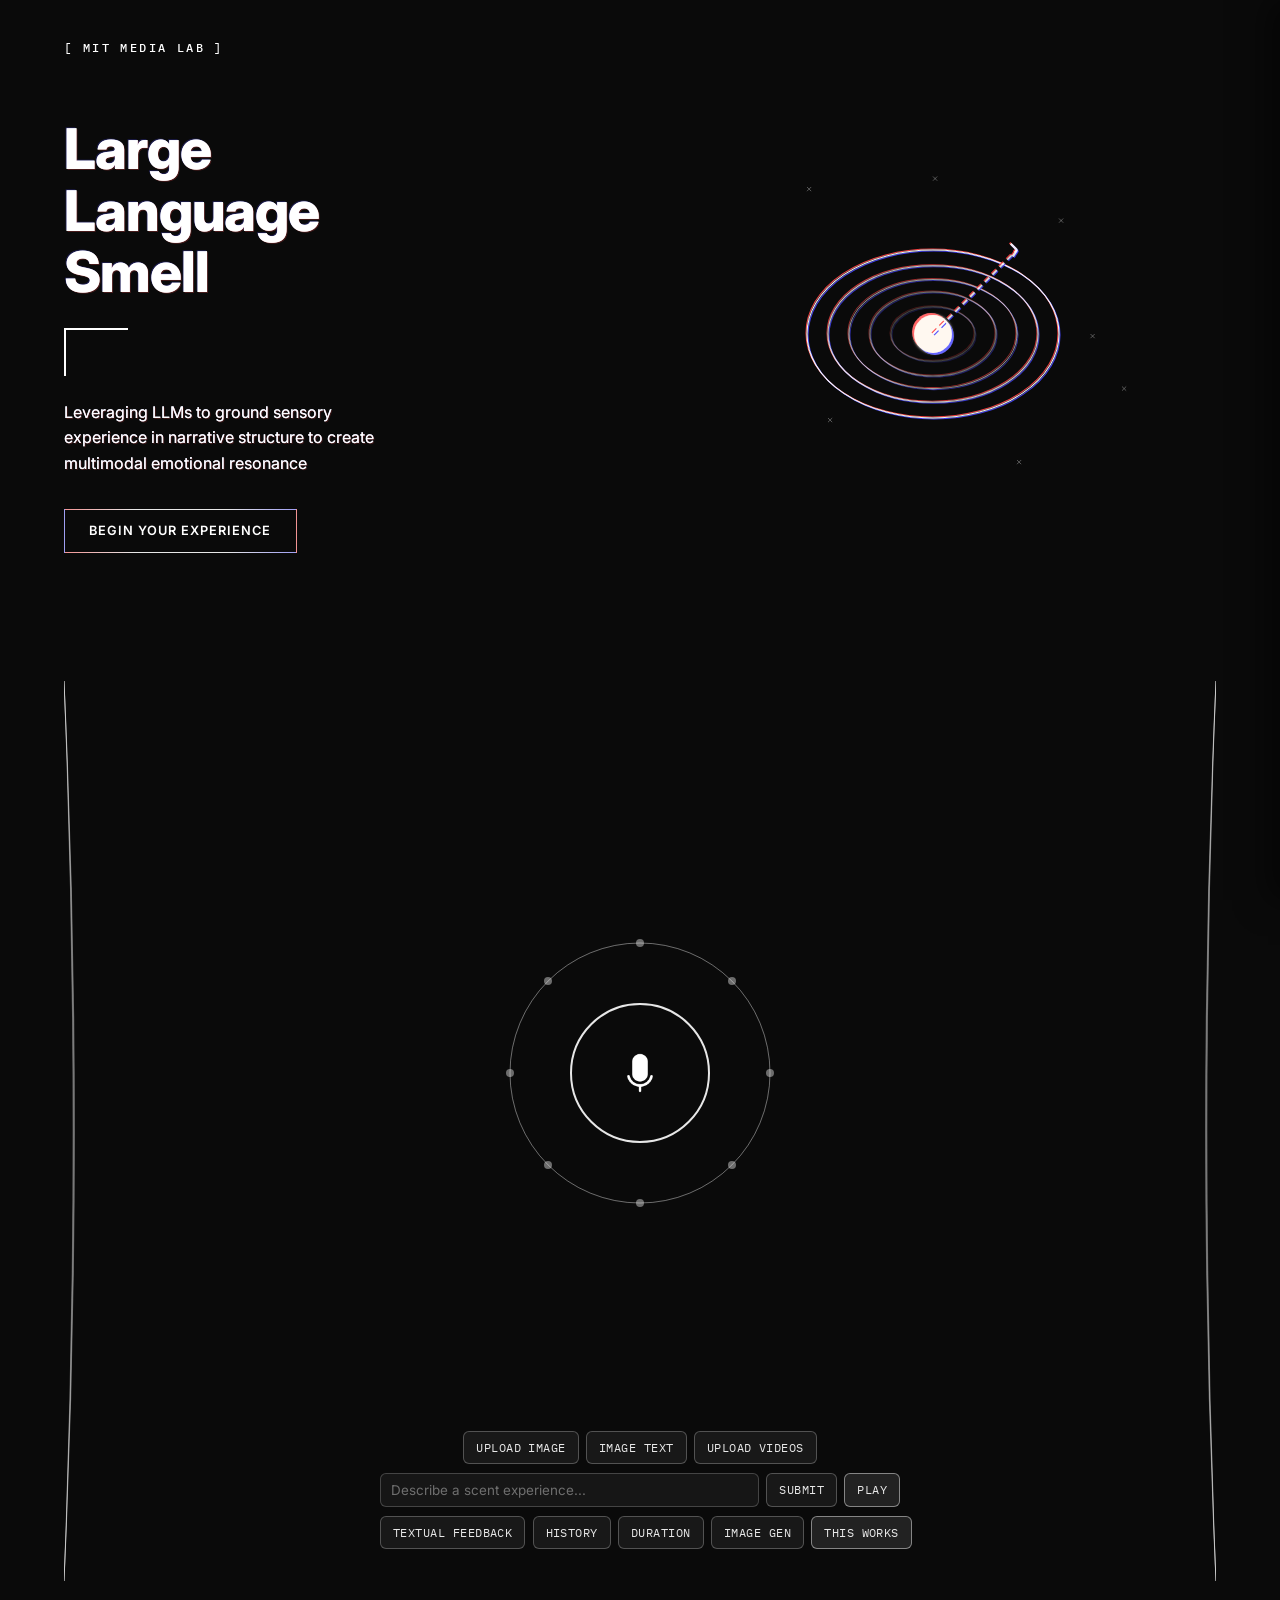
<file: aromagen/ui/demo/index.html>
<!DOCTYPE html>
<html lang="en">
<head>
  <meta charset="utf-8">
  <meta name="viewport" content="width=device-width, initial-scale=1">
  <title>AromaGen</title>
  <link rel="preconnect" href="https://fonts.googleapis.com">
  <link rel="preconnect" href="https://fonts.gstatic.com" crossorigin>
  <link href="https://fonts.googleapis.com/css2?family=IBM+Plex+Mono:wght@400;500&family=Inter:wght@400;700;800&display=swap" rel="stylesheet">
  <link rel="stylesheet" href="styles.css?v=7">
</head>
<body>
  <div class="page">
    <header class="trust-label">[ MIT Media Lab ]</header>

    <main class="content">
      <section class="left">
        <h1 class="headline">
          Large<br>
          Language<br>
          Smell
        </h1>
        <div class="l-separator" aria-hidden="true"></div>
        <p class="body">
          Leveraging LLMs to ground sensory experience in narrative structure to create multimodal emotional resonance
        </p>
        <a href="#experience" class="cta-button" id="beginExperienceBtn">Begin Your Experience</a>
      </section>

      <section class="right" aria-hidden="true">
        <div class="graphic">
          <svg class="graphic-svg" viewBox="0 0 400 400" xmlns="http://www.w3.org/2000/svg">
            <defs>
              <filter id="glow">
                <feGaussianBlur stdDeviation="2" result="blur"/>
                <feMerge>
                  <feMergeNode in="blur"/>
                  <feMergeNode in="SourceGraphic"/>
                </feMerge>
              </filter>
              <filter id="chroma" x="-20%" y="-20%" width="140%" height="140%">
                <feOffset in="SourceGraphic" dx="-1" dy="-1" result="r"/>
                <feOffset in="SourceGraphic" dx="1" dy="1" result="b"/>
                <feFlood flood-color="#ff4444" result="red"/>
                <feFlood flood-color="#4444ff" result="blue"/>
                <feComposite in="red" in2="r" operator="in" result="redLayer"/>
                <feComposite in="blue" in2="b" operator="in" result="blueLayer"/>
                <feMerge>
                  <feMergeNode in="redLayer"/>
                  <feMergeNode in="blueLayer"/>
                  <feMergeNode in="SourceGraphic"/>
                </feMerge>
              </filter>
              <filter id="orbGlowChroma" x="-50%" y="-50%" width="200%" height="200%">
                <feGaussianBlur in="SourceGraphic" stdDeviation="1.5" result="blur"/>
                <feOffset in="SourceGraphic" dx="-1.5" dy="-1.5" result="redIn"/>
                <feOffset in="SourceGraphic" dx="1.5" dy="1.5" result="blueIn"/>
                <feFlood flood-color="#ff6666" result="redFlood"/>
                <feFlood flood-color="#6666ff" result="blueFlood"/>
                <feComposite in="redFlood" in2="redIn" operator="in" result="redLayer"/>
                <feComposite in="blueFlood" in2="blueIn" operator="in" result="blueLayer"/>
                <feMerge>
                  <feMergeNode in="blur"/>
                  <feMergeNode in="redLayer"/>
                  <feMergeNode in="blueLayer"/>
                  <feMergeNode in="SourceGraphic"/>
                </feMerge>
              </filter>
            </defs>
            <!-- scattered x shapes -->
            <g class="particles" fill="none" stroke="currentColor" stroke-width="0.5" opacity="0.6">
              <path d="M 80 60 L 84 64 M 84 60 L 80 64" class="particle" style="--i: 0"/>
              <path d="M 320 90 L 324 94 M 324 90 L 320 94" class="particle" style="--i: 1"/>
              <path d="M 350 200 L 354 204 M 354 200 L 350 204" class="particle" style="--i: 2"/>
              <path d="M 280 320 L 284 324 M 284 320 L 280 324" class="particle" style="--i: 3"/>
              <path d="M 100 280 L 104 284 M 104 280 L 100 284" class="particle" style="--i: 4"/>
              <path d="M 200 50 L 204 54 M 204 50 L 200 54" class="particle" style="--i: 5"/>
              <path d="M 380 250 L 384 254 M 384 250 L 380 254" class="particle" style="--i: 6"/>
            </g>
            <!-- concentric rings -->
            <g filter="url(#chroma)" class="rings">
              <ellipse cx="200" cy="200" rx="120" ry="80" class="ring" style="--r: 0"/>
              <ellipse cx="200" cy="200" rx="100" ry="65" class="ring" style="--r: 1"/>
              <ellipse cx="200" cy="200" rx="80" ry="52" class="ring" style="--r: 2"/>
              <ellipse cx="200" cy="200" rx="60" ry="40" class="ring" style="--r: 3"/>
              <ellipse cx="200" cy="200" rx="40" ry="26" class="ring" style="--r: 4"/>
            </g>
            <!-- central orb: glow + chromatic fringe -->
            <circle cx="200" cy="200" r="18" class="orb" filter="url(#orbGlowChroma)"/>
            <!-- dashed arrow -->
            <g class="arrow" filter="url(#chroma)">
              <line x1="200" y1="200" x2="280" y2="120" stroke-dasharray="6 4" class="arrow-line"/>
              <path d="M 280 120 L 274 114 M 280 120 L 276 126" stroke-width="2" class="arrow-head"/>
            </g>
          </svg>
        </div>
      </section>
    </main>

    <!-- Buffer between landing and frequency section -->
    <div class="frequency-buffer" aria-hidden="true"></div>

    <!-- Frequency section: central ring + record button, 8 nodes, curved lines -->
    <section class="frequency-section" id="experience" aria-label="Frequency">
      <div class="frequency-curves" aria-hidden="true">
        <!-- Left: concave toward center (bulge right into the page) -->
        <svg class="curves-svg curves-left" viewBox="0 0 120 100" preserveAspectRatio="none">
          <path class="curve curve-1" d="M 0 0 Q 38 50 0 100" fill="none" stroke="currentColor"/>
          <path class="curve curve-2" d="M 0 0 Q 42 50 0 100" fill="none" stroke="currentColor"/>
          <path class="curve curve-3" d="M 0 0 Q 40 50 0 100" fill="none" stroke="currentColor"/>
          <path class="curve curve-4" d="M 0 0 Q 36 50 0 100" fill="none" stroke="currentColor"/>
        </svg>
        <!-- Right: concave toward center (bulge left into the page) -->
        <svg class="curves-svg curves-right" viewBox="0 0 120 100" preserveAspectRatio="none">
          <path class="curve curve-1" d="M 120 0 Q 82 50 120 100" fill="none" stroke="currentColor"/>
          <path class="curve curve-2" d="M 120 0 Q 78 50 120 100" fill="none" stroke="currentColor"/>
          <path class="curve curve-3" d="M 120 0 Q 80 50 120 100" fill="none" stroke="currentColor"/>
          <path class="curve curve-4" d="M 120 0 Q 84 50 120 100" fill="none" stroke="currentColor"/>
        </svg>
      </div>

      <div class="frequency-progress" id="frequencyProgress" aria-hidden="true">
        <p class="frequency-progress-label" id="frequencyProgressLabel"></p>
        <div class="frequency-progress-bar">
          <div class="frequency-progress-fill" id="frequencyProgressFill"></div>
        </div>
      </div>

      <div class="frequency-diagram">
        <svg class="frequency-circle-svg" viewBox="0 0 400 400" aria-hidden="true">
          <circle class="frequency-big-circle" cx="200" cy="200" r="130" fill="none" stroke="currentColor"/>
          <circle class="frequency-dot" cx="200" cy="70" r="4" fill="currentColor"/>
          <circle class="frequency-dot" cx="292" cy="108" r="4" fill="currentColor"/>
          <circle class="frequency-dot" cx="330" cy="200" r="4" fill="currentColor"/>
          <circle class="frequency-dot" cx="292" cy="292" r="4" fill="currentColor"/>
          <circle class="frequency-dot" cx="200" cy="330" r="4" fill="currentColor"/>
          <circle class="frequency-dot" cx="108" cy="292" r="4" fill="currentColor"/>
          <circle class="frequency-dot" cx="70" cy="200" r="4" fill="currentColor"/>
          <circle class="frequency-dot" cx="108" cy="108" r="4" fill="currentColor"/>
        </svg>
        <div class="frequency-center">
          <div class="frequency-ring" aria-hidden="true"></div>
          <button type="button" class="frequency-record-btn" id="frequencyRecordBtn" aria-label="Record audio">
            <img src="assets/microphone.png" alt="" class="record-icon record-mic-icon" width="48" height="48">
            <img src="assets/stop-button.png" alt="" class="record-icon record-stop-icon" width="48" height="48">
            <span class="record-label" aria-hidden="true">Record</span>
            <span class="record-dot" aria-hidden="true"></span>
          </button>
        </div>
        <div class="frequency-nodes">
          <div class="frequency-node frequency-node-12"><span class="node-label">Scent 1</span></div>
          <div class="frequency-node frequency-node-130"><span class="node-label">Scent 2</span></div>
          <div class="frequency-node frequency-node-3"><span class="node-label">Scent 3</span></div>
          <div class="frequency-node frequency-node-430"><span class="node-label">Scent 4</span></div>
          <div class="frequency-node frequency-node-6"><span class="node-label">Scent 5</span></div>
          <div class="frequency-node frequency-node-730"><span class="node-label">Scent 6</span></div>
          <div class="frequency-node frequency-node-9"><span class="node-label">Scent 7</span></div>
          <div class="frequency-node frequency-node-1030"><span class="node-label">Scent 8</span></div>
        </div>
      </div>

      <div class="frequency-controls" id="frequencyControls" aria-live="polite">
        <div class="video-clip-panel" id="videoClipPanel" style="display: none;">
          <video
            id="videoClipPlayer"
            class="video-clip-player"
            playsinline
            muted
            loop
            controls
            preload="metadata"
          ></video>
          <div class="frequency-controls-row video-clip-nav">
            <button type="button" id="videoClipPrevBtn" class="frequency-control-btn">Prev clip</button>
            <span class="video-clip-counter" id="videoClipCounter"></span>
            <button type="button" id="videoClipNextBtn" class="frequency-control-btn">Next clip</button>
          </div>
        </div>
        <figure class="generated-scene-wrap uploaded-scene-wrap" id="uploadedImageWrap" style="display: none;">
          <img id="uploadedSceneImg" class="generated-scene-img" alt="Frame analyzed for scent" />
        </figure>
        <figure class="generated-scene-wrap" id="generatedSceneWrap" style="display: none;">
          <img id="generatedSceneImg" class="generated-scene-img" alt="" />
        </figure>
        <p class="frequency-transcription-text" id="frequencyTranscriptionText"></p>
        <p class="frequency-transcription-status" id="frequencyTranscriptionStatus"></p>

        <div class="frequency-controls-row frequency-controls-row-secondary">
          <label class="frequency-control-btn frequency-image-upload-label">
            Upload image
            <input
              type="file"
              id="frequencyImageInput"
              class="frequency-image-input"
              accept="image/*"
            >
          </label>
          <button type="button" id="imageTranscriptToggleBtn" class="frequency-control-btn">IMAGE TEXT</button>
          <label class="frequency-control-btn frequency-image-upload-label">
            Upload videos
            <input
              type="file"
              id="frequencyVideoInput"
              class="frequency-image-input"
              accept="video/mp4,video/webm,video/quicktime,video/*"
              multiple
            >
          </label>
        </div>

        <div class="frequency-controls-row">
          <input
            type="text"
            id="frequencyDirectTextInput"
            class="frequency-direct-text-input"
            placeholder="Describe a scent experience..."
            aria-label="Direct text input"
          >
          <button type="button" id="frequencyDirectSubmitBtn" class="frequency-control-btn">Submit</button>
          <button type="button" id="playSequenceBtn" class="frequency-control-btn frequency-control-btn-primary" onclick="playSequenceOnDevice()">Play</button>
        </div>

        <div class="frequency-controls-row">
          <button type="button" id="textualFeedbackToggleBtn" class="frequency-control-btn">Textual feedback</button>
          <button type="button" id="historyToggleBtn" class="frequency-control-btn" onclick="toggleHistoryPanel()">History</button>
          <button type="button" id="durationToggleBtn" class="frequency-control-btn">Duration</button>
          <button type="button" id="sceneImageToggleBtn" class="frequency-control-btn">IMAGE GEN</button>
          <button type="button" id="openLogSheetBtn" class="frequency-control-btn" onclick="openLogSheet()">Open Log Sheet</button>
          <button type="button" id="logInteractionToggleBtn" class="frequency-control-btn">Log</button>
          <button type="button" id="acceptSequenceBtn" class="frequency-control-btn frequency-control-btn-primary">This works</button>
        </div>

        <div class="frequency-textual-feedback-box" id="textualFeedbackRow" style="display: none;">
          <p class="frequency-textual-feedback-label">Textual feedback &mdash; type what to change, then Send</p>
          <div class="frequency-controls-row">
            <input
              type="text"
              id="textualFeedbackInput"
              class="frequency-direct-text-input"
              placeholder="e.g. more vanilla, less smoky..."
              aria-label="Textual feedback input"
            >
            <button type="button" id="textualFeedbackSubmitBtn" class="frequency-control-btn frequency-control-btn-primary">Send feedback</button>
          </div>
        </div>

        <div class="frequency-textual-feedback-box" id="durationRow" style="display: none;">
          <p class="frequency-textual-feedback-label">Per-scent duration override (seconds) &mdash; blank uses the default pulse playback</p>
          <div class="frequency-controls-row">
            <input
              type="number"
              id="durationOverrideInput"
              class="frequency-direct-text-input"
              placeholder="e.g. 5"
              min="0.1"
              step="0.1"
              aria-label="Per-scent duration override in seconds"
            >
          </div>
        </div>

        <div class="frequency-textual-feedback-box" id="logInteractionRow" style="display: none;">
          <p class="frequency-textual-feedback-label">Log this generation &mdash; target smell &amp; AromaGen ratio are captured automatically</p>
          <div class="frequency-controls-row">
            <label for="logSimilarityInput" style="color: rgba(255,255,255,0.7); font-size: 0.85rem;">Similarity (1&ndash;7)</label>
            <input
              type="number"
              id="logSimilarityInput"
              class="frequency-direct-text-input"
              style="max-width: 5rem;"
              min="1"
              max="7"
              step="1"
              placeholder="1-7"
              aria-label="Similarity rating from 1 to 7"
            >
          </div>
          <div class="frequency-controls-row">
            <input
              type="text"
              id="logFeedbackInput"
              class="frequency-direct-text-input"
              placeholder="Feedback on how to improve this smell (optional)"
              aria-label="Feedback for the log"
            >
            <button type="button" id="logInteractionSubmitBtn" class="frequency-control-btn frequency-control-btn-primary">Submit to sheet</button>
          </div>
          <p class="frequency-transcription-status" id="logInteractionStatus"></p>
        </div>

      </div>

    </section>
  </div>

  <div class="history-backdrop" id="historyBackdrop" onclick="closeHistoryPanel()"></div>
  <aside class="history-panel" id="historyPanel" aria-hidden="true">
    <div class="history-panel-header">
      <h2>Generation history</h2>
      <button type="button" class="history-close-btn" onclick="closeHistoryPanel()" aria-label="Close history panel">&times;</button>
    </div>
    <p class="history-panel-hint">Click an entry to load its prompt and recipe back into the editor. Nothing plays automatically &mdash; press Play when you're ready.</p>
    <div class="history-list" id="historyList"></div>
  </aside>

  <script src="script.js?v=18"></script>
</body>
</html>
</file>
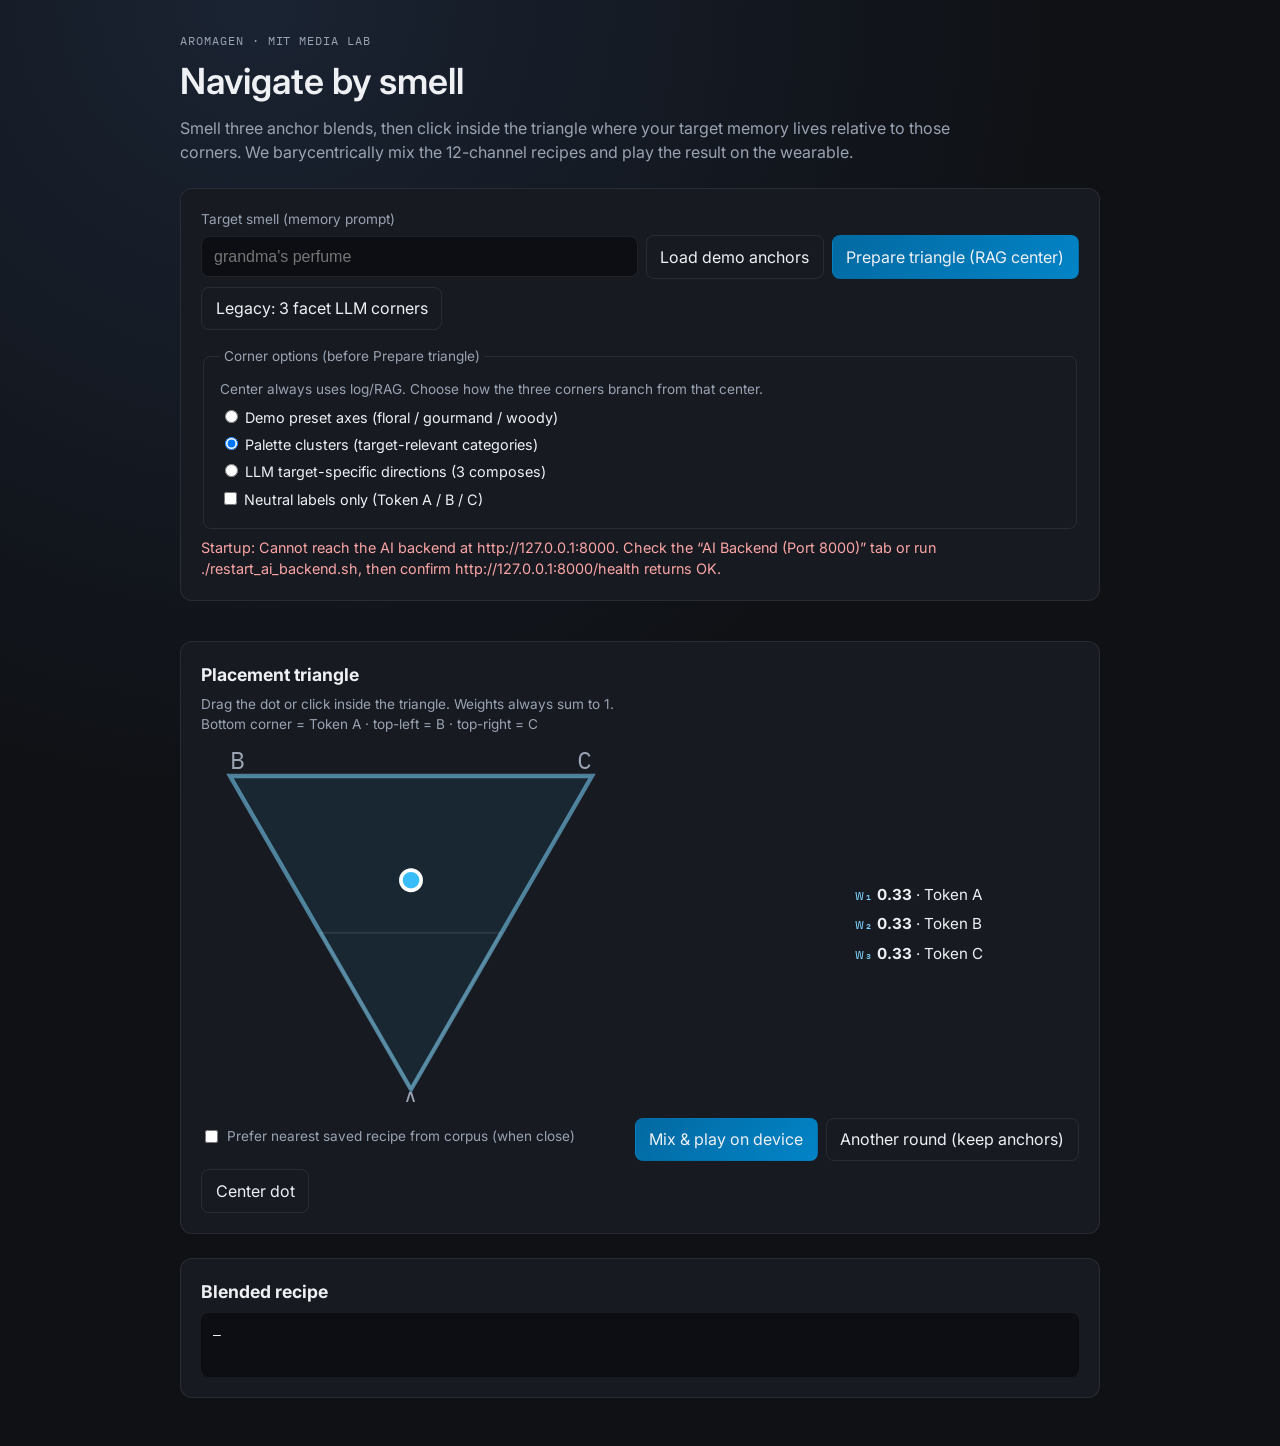
<file: aromagen/ui/simplex/index.html>
<!DOCTYPE html>
<html lang="en">
<head>
  <meta charset="utf-8">
  <meta name="viewport" content="width=device-width, initial-scale=1">
  <title>AromaGen · Simplex navigation</title>
  <link rel="preconnect" href="https://fonts.googleapis.com">
  <link rel="preconnect" href="https://fonts.gstatic.com" crossorigin>
  <link href="https://fonts.googleapis.com/css2?family=IBM+Plex+Mono:wght@400;500&family=Inter:wght@400;600&display=swap" rel="stylesheet">
  <link rel="stylesheet" href="styles.css">
</head>
<body>
  <div class="layout">
    <header>
      <p class="eyebrow">AromaGen · MIT Media Lab</p>
      <h1>Navigate by smell</h1>
      <p class="lede">
        Smell three anchor blends, then click inside the triangle where your target memory lives relative to those corners.
        We barycentrically mix the 12-channel recipes and play the result on the wearable.
      </p>
    </header>

    <section class="panel target-panel">
      <label for="targetInput">Target smell (memory prompt)</label>
      <div class="row">
        <input id="targetInput" type="text" placeholder="grandma's perfume" autocomplete="off">
        <button type="button" id="loadPresetsBtn" class="secondary">Load demo anchors</button>
        <button type="button" id="prepareTriangleBtn" class="primary">Prepare triangle (RAG center)</button>
        <button type="button" id="generateAnchorsBtn" class="secondary">Legacy: 3 facet LLM corners</button>
      </div>
      <fieldset class="corner-options">
        <legend>Corner options (before Prepare triangle)</legend>
        <p class="hint">Center always uses log/RAG. Choose how the three corners branch from that center.</p>
        <label class="radio"><input type="radio" name="cornerMode" value="preset"> Demo preset axes (floral / gourmand / woody)</label>
        <label class="radio"><input type="radio" name="cornerMode" value="cluster" checked> Palette clusters (target-relevant categories)</label>
        <label class="radio"><input type="radio" name="cornerMode" value="llm"> LLM target-specific directions (3 composes)</label>
        <label class="checkbox corner-neutral"><input type="checkbox" id="neutralLabels"> Neutral labels only (Token A / B / C)</label>
      </fieldset>
      <p id="statusLine" class="status" aria-live="polite"></p>
    </section>

    <section class="panel center-panel" id="centerPanel" hidden>
      <h2>Center smell</h2>
      <p id="centerMeta" class="hint"></p>
      <pre id="centerRecipe" class="recipe">—</pre>
      <button type="button" id="smellCenterBtn">Smell center</button>
    </section>

    <section class="anchors-grid" id="anchorsGrid" aria-label="Anchor compositions"></section>

    <section class="panel triangle-panel">
      <div class="triangle-header">
        <h2>Placement triangle</h2>
        <p class="hint">Drag the dot or click inside the triangle. Weights always sum to 1.</p>
        <p class="hint vertex-legend">Bottom corner = Token A · top-left = B · top-right = C</p>
      </div>
      <div class="triangle-wrap">
        <svg id="simplexSvg" viewBox="-0.08 -0.08 1.16 0.98" role="img" aria-label="Simplex navigation triangle">
          <polygon id="simplexFill" class="simplex-fill" points="0.5,0.866 0,0 1,0"></polygon>
          <line class="grid-line" x1="0.5" y1="0.866" x2="0.25" y2="0.433"></line>
          <line class="grid-line" x1="0.5" y1="0.866" x2="0.75" y2="0.433"></line>
          <line class="grid-line" x1="0.25" y1="0.433" x2="0.75" y2="0.433"></line>
          <circle id="blendDot" class="blend-dot" cx="0.5" cy="0.288" r="0.028"></circle>
          <text id="labelA" class="corner-label" x="0.5" y="0.92" text-anchor="middle" font-size="0.055">A</text>
          <text id="labelB" class="corner-label" x="0" y="-0.02" text-anchor="start" font-size="0.055">B</text>
          <text id="labelC" class="corner-label" x="1" y="-0.02" text-anchor="end" font-size="0.055">C</text>
        </svg>
        <div class="weights-readout">
          <p><span class="mono">w₁</span> <strong id="wA">0.33</strong> · Token A</p>
          <p><span class="mono">w₂</span> <strong id="wB">0.33</strong> · Token B</p>
          <p><span class="mono">w₃</span> <strong id="wC">0.33</strong> · Token C</p>
        </div>
      </div>
      <div class="row actions">
        <label class="checkbox">
          <input type="checkbox" id="corpusNearest">
          Prefer nearest saved recipe from corpus (when close)
        </label>
        <button type="button" id="mixPlayBtn" class="primary">Mix &amp; play on device</button>
        <button type="button" id="anotherRoundBtn" class="secondary">Another round (keep anchors)</button>
        <button type="button" id="resetDotBtn" class="secondary">Center dot</button>
      </div>
    </section>

    <section class="panel result-panel">
      <h2>Blended recipe</h2>
      <pre id="recipeOut" class="recipe">—</pre>
      <p id="corpusNote" class="hint"></p>
    </section>
  </div>
  <script src="simplex.js?v=5"></script>
</body>
</html>
</file>
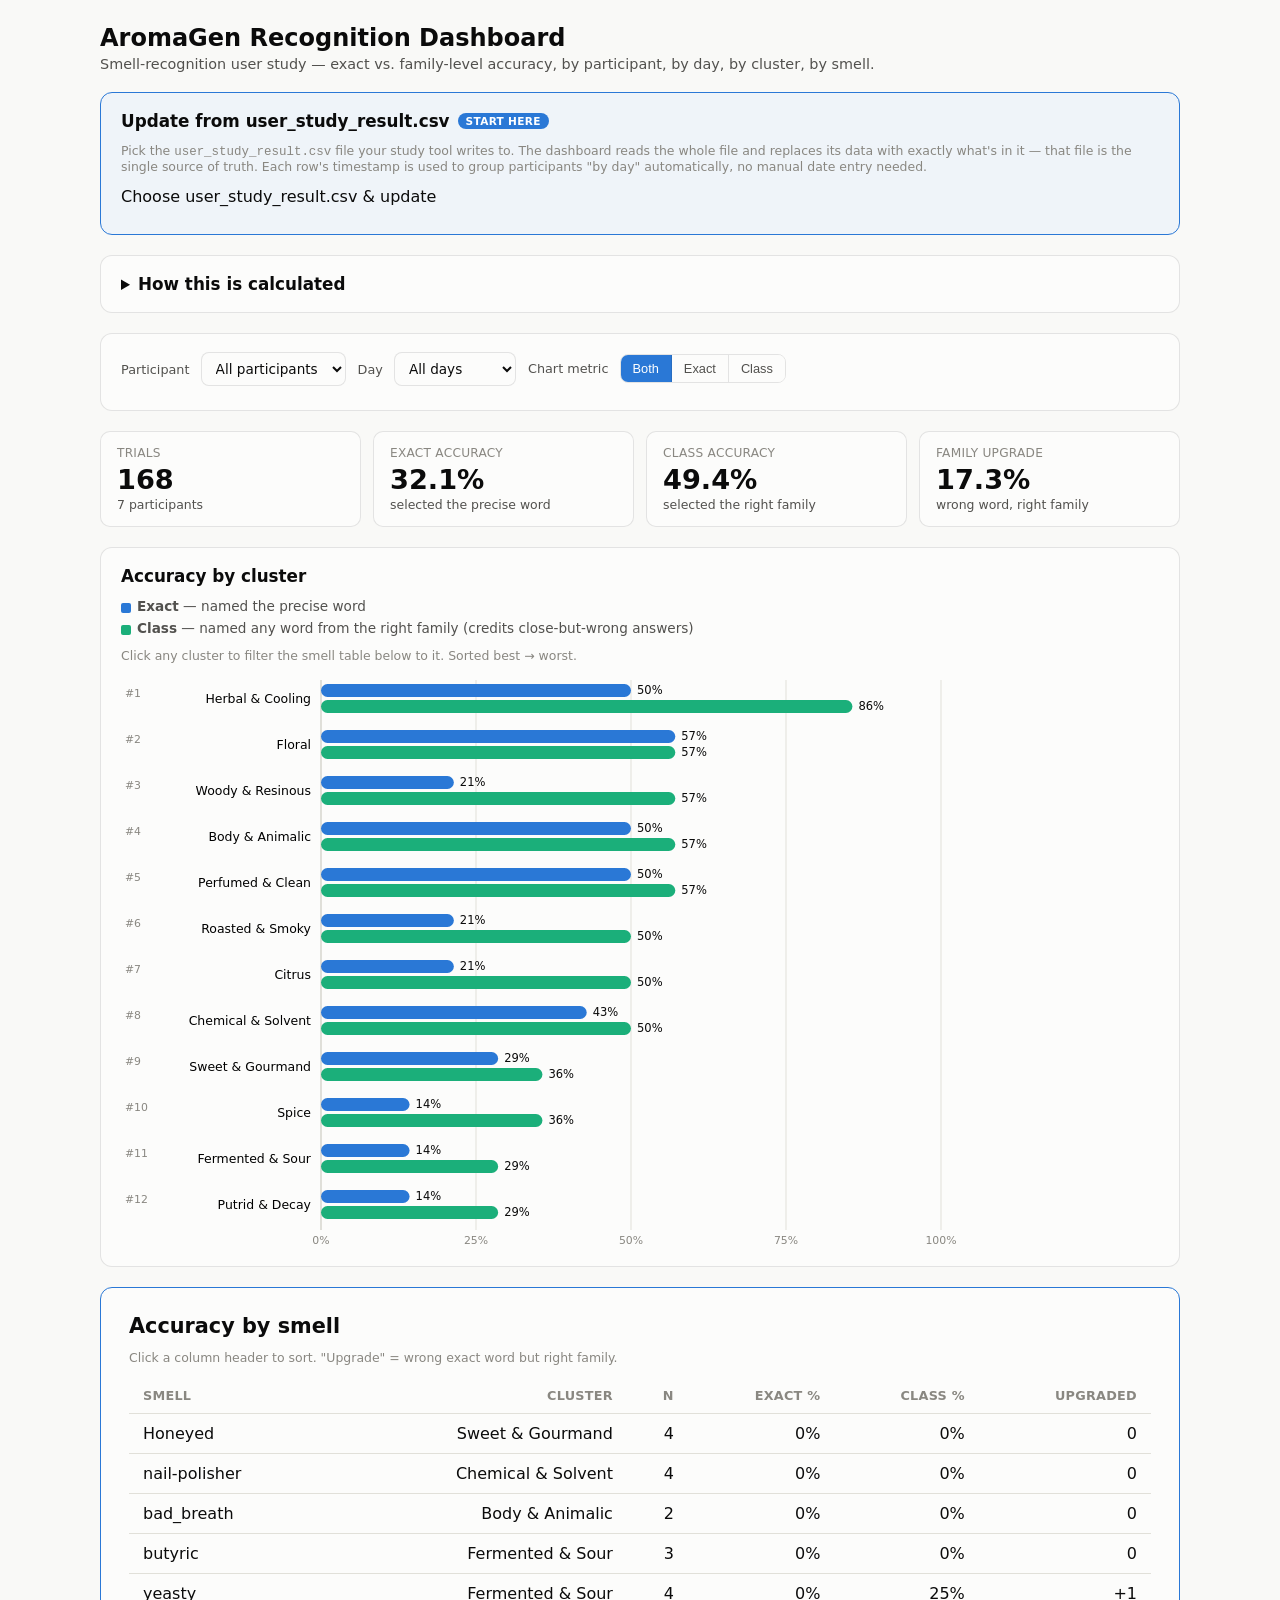
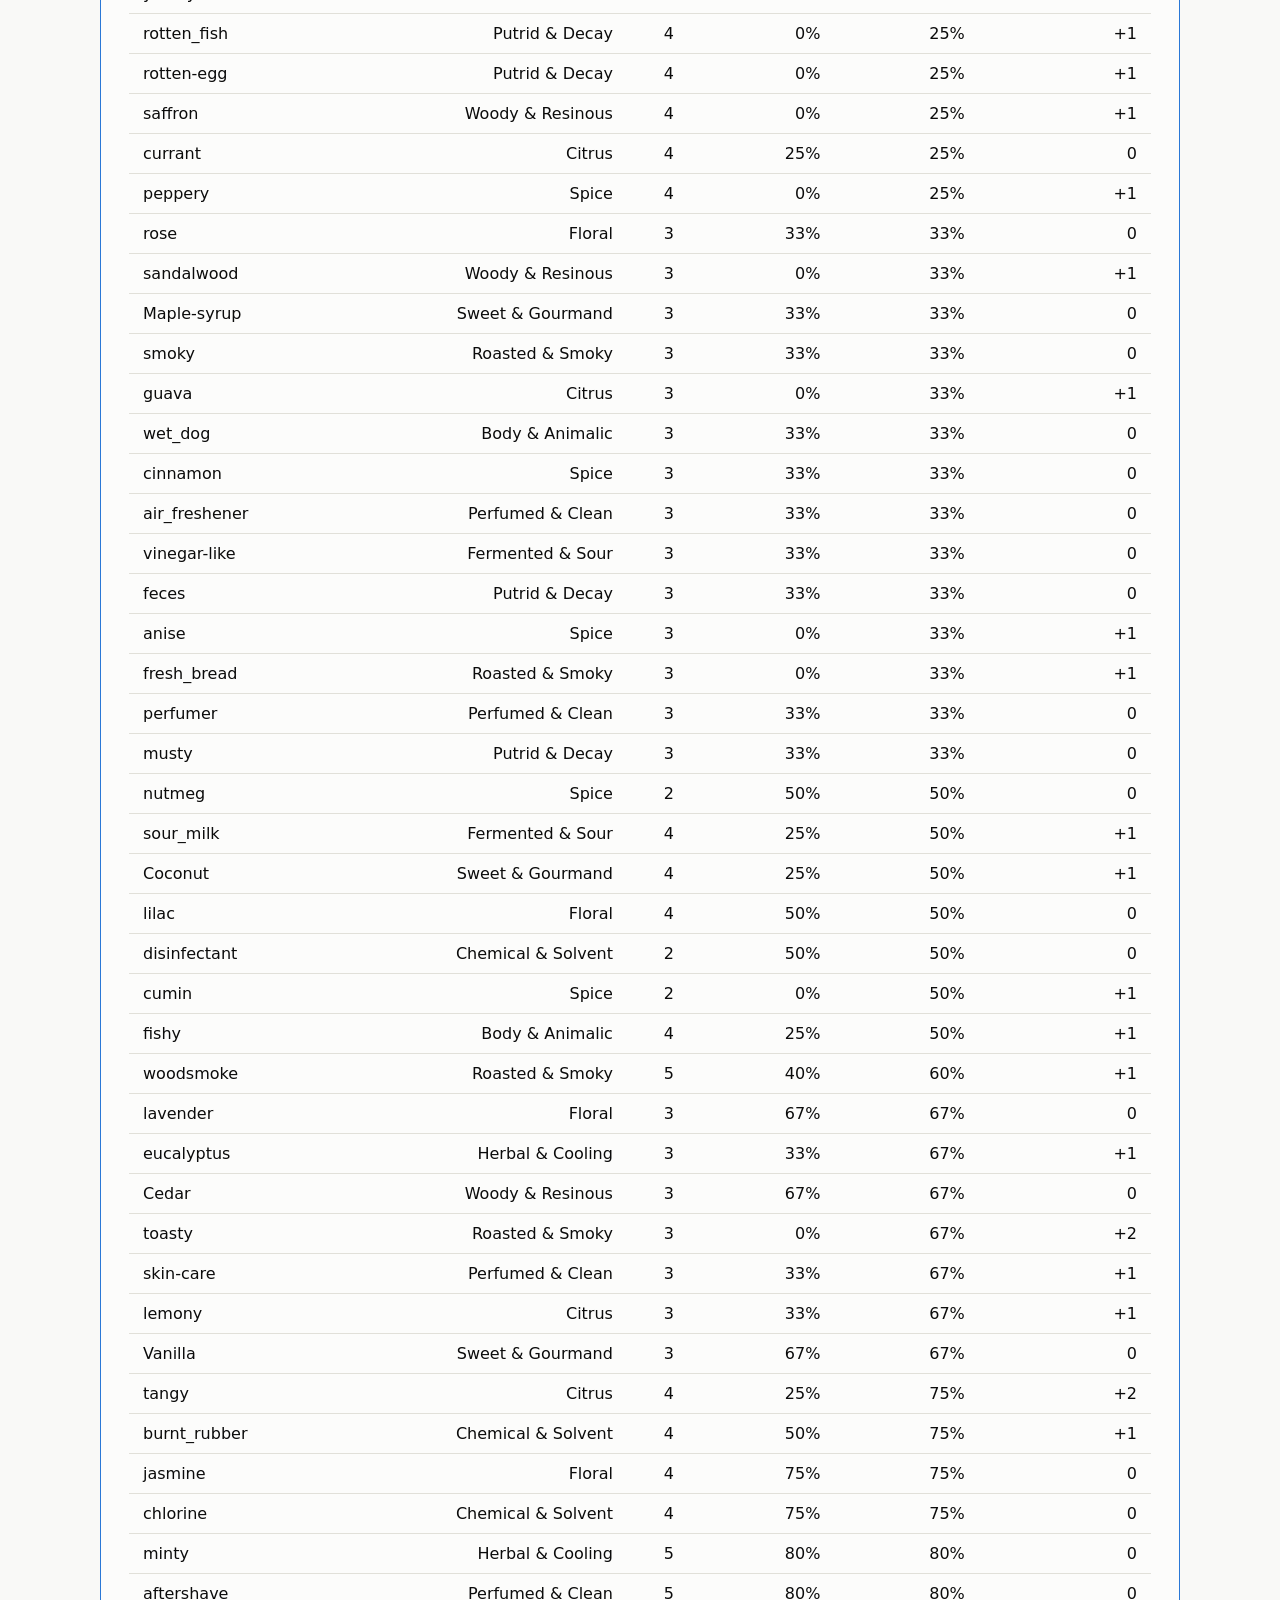
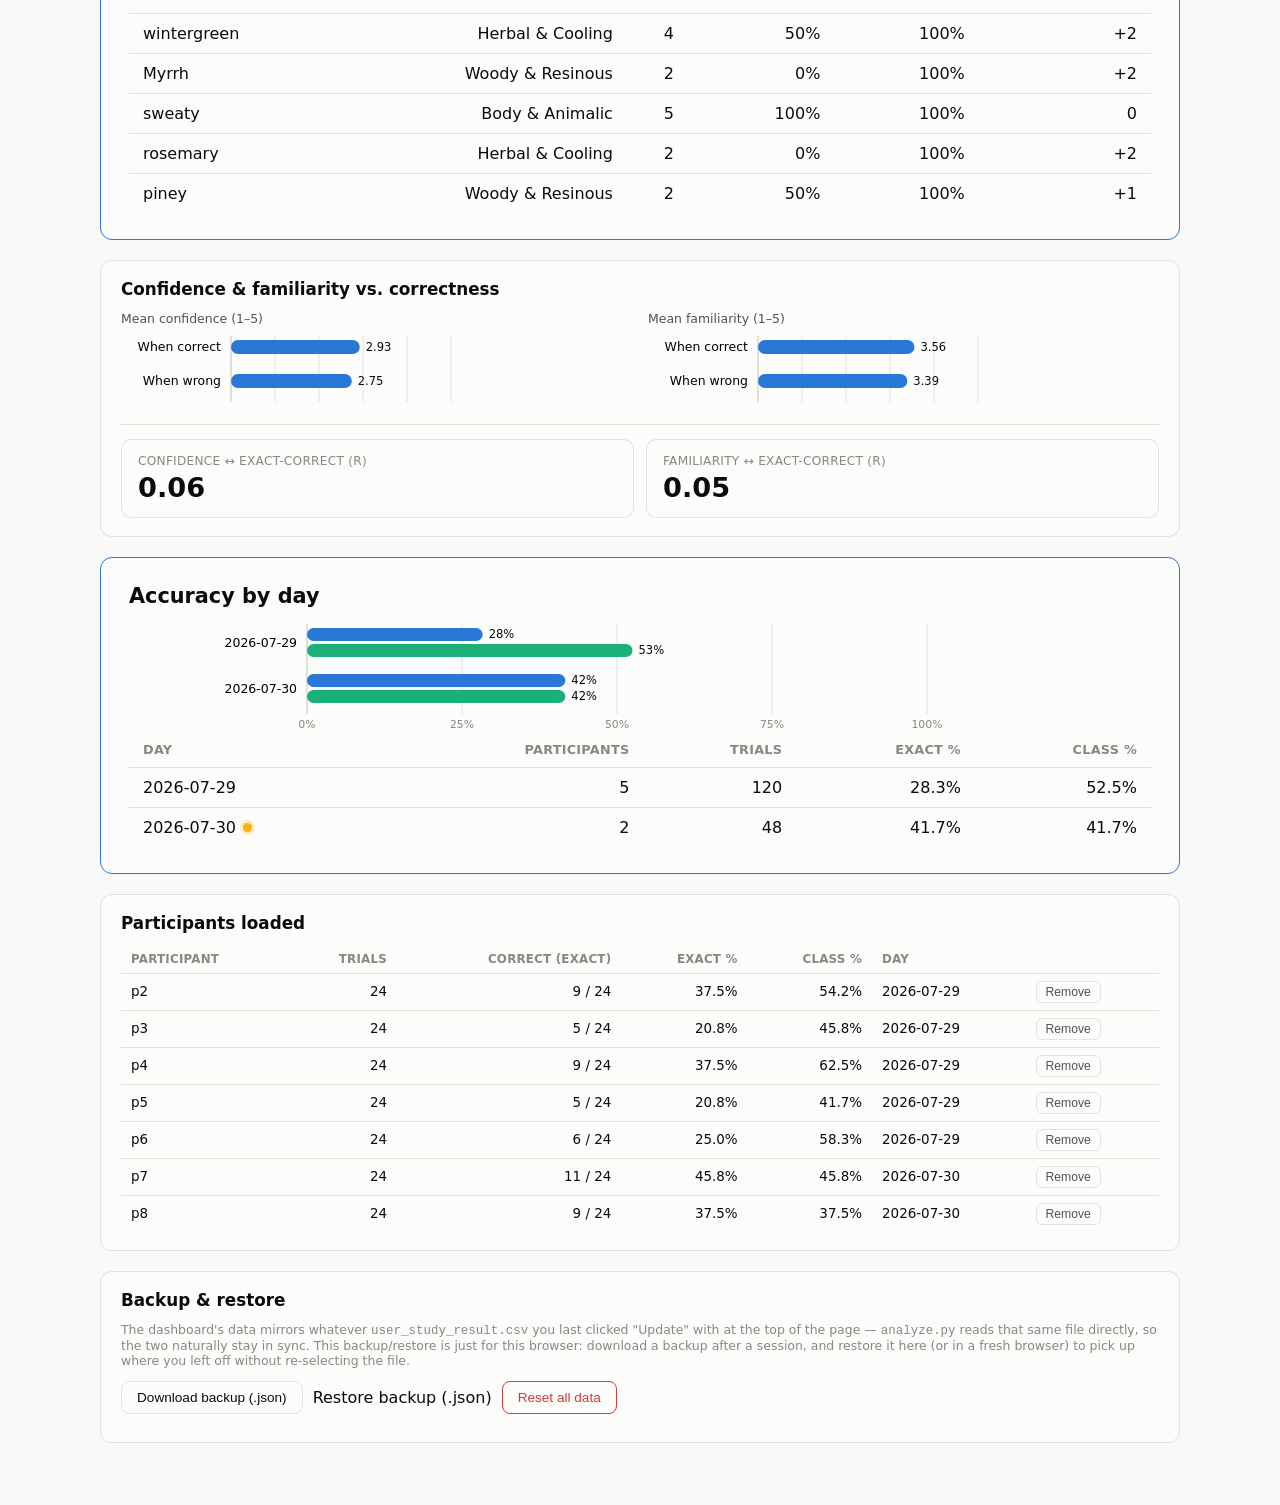
<file: data_analysis_users/aromagen_dashboard.html>
<!DOCTYPE html>
<html lang="en">
<head>
<meta charset="UTF-8">
<meta name="viewport" content="width=device-width, initial-scale=1.0">
<title>AromaGen Recognition Dashboard</title>
<style>
  :root {
    color-scheme: light;
    --surface-1:      #fcfcfb;
    --page:           #f9f9f7;
    --text-primary:   #0b0b0b;
    --text-secondary: #52514e;
    --text-muted:     #898781;
    --gridline:       #e1e0d9;
    --baseline:       #c3c2b7;
    --border:         rgba(11,11,11,0.10);
    --series-exact:   #2a78d6; /* categorical slot 1 - blue */
    --series-class:   #1baf7a; /* categorical slot 3 - aqua */
    --status-good:    #0ca30c;
    --status-warning: #fab219;
    --status-serious: #ec835a;
    --status-critical:#d03b3b;
    --delta-good:     #006300;
    --delta-bad:      #d03b3b;
    --card-bg:        #ffffff;
  }
  @media (prefers-color-scheme: dark) {
    :root:where(:not([data-theme="light"])) {
      color-scheme: dark;
      --surface-1:      #1a1a19;
      --page:           #0d0d0d;
      --text-primary:   #ffffff;
      --text-secondary: #c3c2b7;
      --text-muted:     #898781;
      --gridline:       #2c2c2a;
      --baseline:       #383835;
      --border:         rgba(255,255,255,0.10);
      --series-exact:   #3987e5;
      --series-class:   #199e70;
      --status-good:    #0ca30c;
      --status-warning: #fab219;
      --status-serious: #ec835a;
      --status-critical:#d03b3b;
      --delta-good:     #0ca30c;
      --delta-bad:      #e66767;
      --card-bg:        #17171600;
    }
  }
  :root[data-theme="dark"] {
    color-scheme: dark;
    --surface-1:      #1a1a19;
    --page:           #0d0d0d;
    --text-primary:   #ffffff;
    --text-secondary: #c3c2b7;
    --text-muted:     #898781;
    --gridline:       #2c2c2a;
    --baseline:       #383835;
    --border:         rgba(255,255,255,0.10);
    --series-exact:   #3987e5;
    --series-class:   #199e70;
    --delta-good:     #0ca30c;
    --delta-bad:      #e66767;
    --card-bg:        #17171600;
  }

  * { box-sizing: border-box; }
  html, body {
    margin: 0; padding: 0;
    background: var(--page);
    color: var(--text-primary);
    font-family: system-ui, -apple-system, "Segoe UI", sans-serif;
  }
  body { padding: 24px 16px 64px; }
  .wrap { max-width: 1080px; margin: 0 auto; display: flex; flex-direction: column; gap: 20px; }

  h1 { font-size: 1.5rem; margin: 0 0 4px; }
  h2 { font-size: 1.05rem; margin: 0 0 12px; }
  .subtitle { color: var(--text-secondary); font-size: 0.9rem; margin: 0; }

  .card {
    background: var(--surface-1);
    border: 1px solid var(--border);
    border-radius: 12px;
    padding: 18px 20px;
  }

  .toggle-btn {
    background: none; border: 1px solid var(--border); color: var(--text-primary);
    border-radius: 8px; padding: 6px 12px; font-size: 0.82rem; cursor: pointer;
  }
  .toggle-btn:hover { background: var(--gridline); }

  .method p, .method li { color: var(--text-secondary); font-size: 0.88rem; line-height: 1.5; }
  .method code { background: var(--gridline); padding: 1px 5px; border-radius: 4px; font-size: 0.85em; }
  .method h3 { font-size: 0.92rem; margin: 14px 0 4px; color: var(--text-primary); }

  .kpi-row { display: grid; grid-template-columns: repeat(auto-fit, minmax(140px, 1fr)); gap: 12px; }
  .kpi {
    background: var(--surface-1); border: 1px solid var(--border); border-radius: 10px;
    padding: 14px 16px;
  }
  .kpi .label { font-size: 0.76rem; color: var(--text-muted); text-transform: uppercase; letter-spacing: 0.02em; }
  .kpi .value { font-size: 1.7rem; font-weight: 600; margin-top: 4px; font-variant-numeric: proportional-nums; }
  .kpi .sub { font-size: 0.78rem; color: var(--text-secondary); margin-top: 2px; }

  .filter-row { display: flex; gap: 12px; flex-wrap: wrap; align-items: center; }
  .filter-row label { font-size: 0.8rem; color: var(--text-secondary); margin-right: 6px; }
  select, input[type=text], input[type=date], textarea {
    background: var(--surface-1); color: var(--text-primary); border: 1px solid var(--border);
    border-radius: 8px; padding: 7px 10px; font-size: 0.85rem; font-family: inherit;
  }
  textarea { width: 100%; resize: vertical; font-family: ui-monospace, SFMono-Regular, Menlo, monospace; font-size: 0.78rem; line-height: 1.4; }

  button.primary {
    background: var(--series-exact); color: white; border: none; border-radius: 8px;
    padding: 9px 16px; font-size: 0.85rem; font-weight: 600; cursor: pointer;
  }
  button.primary:hover { filter: brightness(1.08); }
  button.secondary {
    background: none; border: 1px solid var(--border); color: var(--text-primary);
    border-radius: 8px; padding: 8px 15px; font-size: 0.85rem; cursor: pointer;
  }
  button.secondary:hover { background: var(--gridline); }
  button.danger {
    background: none; border: 1px solid var(--status-critical); color: var(--status-critical);
    border-radius: 8px; padding: 8px 15px; font-size: 0.85rem; cursor: pointer;
  }
  button.danger:hover { background: var(--status-critical); color: white; }

  .btn-row { display: flex; gap: 10px; flex-wrap: wrap; margin-top: 10px; }

  .status-log { margin-top: 10px; font-size: 0.82rem; }
  .status-log .ok { color: var(--status-good); }
  .status-log .warn { color: var(--status-warning); }
  .status-log .err { color: var(--status-critical); }
  .status-log ul { margin: 4px 0; padding-left: 18px; }

  table { border-collapse: collapse; width: 100%; font-size: 0.84rem; }
  table.scroll-wrap { display: block; overflow-x: auto; }
  th, td { text-align: left; padding: 7px 10px; border-bottom: 1px solid var(--gridline); white-space: nowrap; }
  th { color: var(--text-muted); font-weight: 600; font-size: 0.74rem; text-transform: uppercase; letter-spacing: 0.02em; cursor: pointer; user-select: none; }
  th.sortable:hover { color: var(--text-primary); }
  td.num, th.num { text-align: right; font-variant-numeric: tabular-nums; }
  tr:last-child td { border-bottom: none; }
  .table-scroll { overflow-x: auto; }
  .row-btn { background: none; border: 1px solid var(--border); color: var(--text-secondary); border-radius: 6px; padding: 3px 9px; font-size: 0.76rem; cursor: pointer; }
  .row-btn:hover { background: var(--status-critical); border-color: var(--status-critical); color: white; }

  .legend { display: flex; gap: 16px; font-size: 0.8rem; color: var(--text-secondary); margin-bottom: 10px; }
  .legend .swatch { display: inline-block; width: 10px; height: 10px; border-radius: 2px; margin-right: 6px; vertical-align: middle; }

  .chart-row { position: relative; }
  .bar-cat-label { font-size: 0.78rem; color: var(--text-secondary); }
  .bar-value-label { font-size: 0.72rem; fill: var(--text-primary); font-variant-numeric: tabular-nums; }
  .bar-axis-label { font-size: 0.68rem; fill: var(--text-muted); }
  .gridline { stroke: var(--gridline); stroke-width: 1; }
  .baseline { stroke: var(--baseline); stroke-width: 1; }

  .tooltip {
    position: fixed; pointer-events: none; z-index: 50;
    background: var(--text-primary); color: var(--surface-1);
    font-size: 0.76rem; padding: 6px 9px; border-radius: 6px;
    opacity: 0; transition: opacity 0.08s ease; white-space: nowrap;
  }

  .empty-note { color: var(--text-muted); font-size: 0.85rem; font-style: italic; }
  .grid-2 { display: grid; grid-template-columns: 1fr 1fr; gap: 16px; }
  @media (max-width: 720px) { .grid-2 { grid-template-columns: 1fr; } }

  .field-row { display: flex; gap: 12px; flex-wrap: wrap; align-items: flex-end; margin-bottom: 10px; }
  .field { display: flex; flex-direction: column; gap: 4px; }
  .field label { font-size: 0.76rem; color: var(--text-muted); }

  .coverage-note { font-size: 0.78rem; color: var(--status-warning); margin-top: 6px; }
  .divider { height: 1px; background: var(--gridline); margin: 6px 0 14px; border: none; }
  .small-muted { font-size: 0.78rem; color: var(--text-muted); }
  summary { cursor: pointer; }

  .card.highlight {
    border: 1px solid var(--series-exact);
    background: color-mix(in srgb, var(--series-exact) 6%, var(--surface-1));
    position: relative;
  }
  .card.highlight h2 { display: flex; align-items: center; gap: 8px; }
  .card.highlight .badge {
    font-size: 0.66rem; text-transform: uppercase; letter-spacing: 0.03em;
    background: var(--series-exact); color: white; padding: 2px 8px; border-radius: 999px;
  }

  .segmented { display: inline-flex; border: 1px solid var(--border); border-radius: 8px; overflow: hidden; }
  .segmented button {
    background: var(--surface-1); color: var(--text-secondary); border: none;
    padding: 6px 12px; font-size: 0.8rem; cursor: pointer; border-right: 1px solid var(--border);
  }
  .segmented button:last-child { border-right: none; }
  .segmented button.active { background: var(--series-exact); color: white; }
  .segmented button:not(.active):hover { background: var(--gridline); }

  .chip {
    display: inline-flex; align-items: center; gap: 6px; font-size: 0.78rem;
    background: var(--gridline); color: var(--text-primary); border-radius: 999px;
    padding: 4px 10px 4px 12px; margin-bottom: 10px;
  }
  .chip button {
    background: none; border: none; color: var(--text-muted); cursor: pointer; font-size: 0.9rem; line-height: 1; padding: 0;
  }
  .chip button:hover { color: var(--text-primary); }

  .compare-grid { display: grid; grid-template-columns: 1fr auto 1fr; gap: 14px; align-items: stretch; margin-top: 14px; }
  @media (max-width: 640px) { .compare-grid { grid-template-columns: 1fr; } }
  .compare-card {
    border: 1px solid var(--border); border-radius: 10px; padding: 12px 14px;
  }
  .compare-card select { width: 100%; margin-bottom: 10px; font-weight: 600; }
  .compare-card .metric-line { display: flex; justify-content: space-between; font-size: 0.82rem; padding: 3px 0; }
  .compare-card .metric-line b { font-variant-numeric: tabular-nums; }
  .compare-vs {
    display: flex; flex-direction: column; align-items: center; justify-content: center;
    font-size: 0.78rem; color: var(--text-secondary); gap: 4px; min-width: 90px; text-align: center;
  }
  .compare-vs .delta { font-size: 1.1rem; font-weight: 700; font-variant-numeric: tabular-nums; }
  .compare-vs .delta.good { color: var(--delta-good); }
  .compare-vs .delta.bad { color: var(--delta-bad); }

  .row-clickable { cursor: pointer; }
  .row-clickable:hover .bar-cat-label { fill: var(--series-exact); }

  .card.emphasis {
    border: 1px solid var(--series-exact);
    padding: 26px 28px;
  }
  .card.emphasis h2 { font-size: 1.3rem; }
  table.table-big { font-size: 1rem; }
  table.table-big th { font-size: 0.8rem; padding: 10px 14px; }
  table.table-big td { padding: 10px 14px; }

  .legend-defined { flex-direction: column; gap: 6px; font-size: 0.85rem; }
  .legend-defined .swatch { margin-top: 3px; }

  .day-cell { display: inline-flex; align-items: center; gap: 7px; }
  .day-note-dot {
    display: inline-block; width: 9px; height: 9px; border-radius: 50%;
    background: var(--status-warning); border: none; padding: 0; cursor: pointer;
    box-shadow: 0 0 0 3px color-mix(in srgb, var(--status-warning) 25%, transparent);
  }
  .day-note-dot:hover { filter: brightness(1.15); }

  .modal-overlay {
    display: none; position: fixed; inset: 0; background: rgba(0,0,0,0.5);
    z-index: 100; align-items: center; justify-content: center; padding: 20px;
  }
  .modal-overlay.open { display: flex; }
  .modal-box {
    background: var(--card-bg, var(--surface-1)); background-color: var(--surface-1);
    border: 1px solid var(--border); border-radius: 12px;
    padding: 20px 22px; max-width: 420px; width: 100%;
    box-shadow: 0 12px 40px rgba(0,0,0,0.25);
  }
  .modal-box h3 { margin: 0 0 10px; font-size: 1rem; display: flex; align-items: center; gap: 8px; }
  .modal-box p { margin: 0; font-size: 0.88rem; color: var(--text-secondary); line-height: 1.55; }
  .modal-box .modal-close {
    margin-top: 16px; background: none; border: 1px solid var(--border); color: var(--text-primary);
    border-radius: 8px; padding: 7px 14px; font-size: 0.82rem; cursor: pointer;
  }
  .modal-box .modal-close:hover { background: var(--gridline); }
</style>
</head>
<body>

<div class="wrap">

  <div>
    <h1>AromaGen Recognition Dashboard</h1>
    <p class="subtitle">Smell-recognition user study — exact vs. family-level accuracy, by participant, by day, by cluster, by smell.</p>
  </div>

  <div class="card highlight" id="updateCsvCard">
    <h2>Update from user_study_result.csv <span class="badge">Start here</span></h2>
    <p class="small-muted">Pick the <code>user_study_result.csv</code> file your study tool writes to. The dashboard reads the whole file and replaces its data with exactly what's in it — that file is the single source of truth. Each row's timestamp is used to group participants "by day" automatically, no manual date entry needed.</p>
    <div class="btn-row">
      <label class="primary" style="display:inline-flex;align-items:center;cursor:pointer;">
        Choose user_study_result.csv &amp; update
        <input type="file" id="csvFileInput" accept=".csv,text/csv" style="display:none">
      </label>
    </div>
    <div class="status-log" id="csvUpdateLog"></div>
  </div>

  <div class="card method">
    <details id="methodDetails">
      <summary><h2 style="display:inline">How this is calculated</h2></summary>
      <div style="margin-top:10px">
        <h3>The task</h3>
        <p>Each trial shows a participant one smell and 4 candidate descriptor words (<code>option_a</code>–<code>option_d</code>), one of which is correct (<code>correct_index</code>). The participant picks one (<code>selected_index</code>).</p>
        <h3>Two accuracy metrics</h3>
        <ul>
          <li><b>Exact accuracy</b> — <code>selected_index === correct_index</code>. The participant named the precise word.</li>
          <li><b>Class (family) accuracy</b> — the <i>cluster</i> of the selected word matches the trial's target cluster, even if the exact word is wrong. Every descriptor is mapped to one of 12 odor families (Floral, Citrus, Woody &amp; Resinous, Herbal &amp; Cooling, Spice, Sweet &amp; Gourmand, Roasted &amp; Smoky, Fermented &amp; Sour, Putrid &amp; Decay, Body &amp; Animalic, Chemical &amp; Solvent, Perfumed &amp; Clean) using the fixed-ratio-vector taxonomy. This credits "right family, wrong word" answers — e.g. selecting <code>lavender</code> when the target was <code>rose</code> still counts, since both are Floral.</li>
        </ul>
        <h3>Aggregates</h3>
        <p>Both metrics are rolled up <b>per cluster</b>, <b>per smell</b> (the correct descriptor), <b>per participant</b>, and <b>per day</b> (the date a participant's session was logged). The confidence/familiarity panel splits mean self-reported <code>confidence_1to5</code> and <code>familiarity_1to5_for_descriptor</code> by whether the trial was correct, plus a Pearson correlation between each rating and correctness.</p>
        <h3>Data &amp; persistence</h3>
        <p><code>user_study_result.csv</code> is the single source of truth — click <b>Update from user_study_result.csv</b> any time it changes (new participant, corrected row, etc.) and the dashboard fully replaces its data with what's in that file. In between updates, the last-loaded data is cached in this browser's local storage so the dashboard isn't blank on reopen, but it will <b>not</b> sync across devices/browsers and can be cleared by clearing site data — use <b>Download backup</b> if you want a portable copy independent of the file.</p>
      </div>
    </details>
  </div>

  <div class="card">
    <div class="filter-row">
      <div><label for="filterParticipant">Participant</label>
        <select id="filterParticipant"></select>
      </div>
      <div><label for="filterDay">Day</label>
        <select id="filterDay"></select>
      </div>
      <div><label>Chart metric</label>
        <span class="segmented" id="metricToggle">
          <button data-metric="both" class="active">Both</button>
          <button data-metric="exact">Exact</button>
          <button data-metric="cls">Class</button>
        </span>
      </div>
    </div>
    <div id="coverageNote" class="coverage-note"></div>
  </div>

  <div class="kpi-row" id="kpiRow"></div>

  <div class="card">
    <h2>Accuracy by cluster</h2>
    <div class="legend legend-defined">
      <span><span class="swatch" style="background:var(--series-exact)"></span><b>Exact</b> — named the precise word</span>
      <span><span class="swatch" style="background:var(--series-class)"></span><b>Class</b> — named any word from the right family (credits close-but-wrong answers)</span>
    </div>
    <p class="small-muted">Click any cluster to filter the smell table below to it. Sorted best → worst.</p>
    <div id="clusterChart"></div>
  </div>

  <div class="card emphasis">
    <h2>Accuracy by smell</h2>
    <p class="small-muted">Click a column header to sort. "Upgrade" = wrong exact word but right family.</p>
    <div id="clusterFocusChip"></div>
    <div class="table-scroll"><table id="smellTable" class="table-big">
      <thead><tr>
        <th class="sortable" data-key="smell">Smell</th>
        <th class="sortable num" data-key="cluster">Cluster</th>
        <th class="sortable num" data-key="n">N</th>
        <th class="sortable num" data-key="exact">Exact %</th>
        <th class="sortable num" data-key="cls">Class %</th>
        <th class="sortable num" data-key="upgrade">Upgraded</th>
      </tr></thead>
      <tbody></tbody>
    </table></div>
  </div>

  <div class="card">
    <h2>Confidence &amp; familiarity vs. correctness</h2>
    <div class="grid-2">
      <div>
        <div class="bar-cat-label" style="margin-bottom:6px">Mean confidence (1–5)</div>
        <div id="confChart"></div>
      </div>
      <div>
        <div class="bar-cat-label" style="margin-bottom:6px">Mean familiarity (1–5)</div>
        <div id="famChart"></div>
      </div>
    </div>
    <hr class="divider">
    <div class="kpi-row" id="corrRow"></div>
  </div>

  <div class="card emphasis">
    <h2>Accuracy by day</h2>
    <div id="dayChart"></div>
    <div class="table-scroll"><table id="dayTable" class="table-big">
      <thead><tr><th>Day</th><th class="num">Participants</th><th class="num">Trials</th><th class="num">Exact %</th><th class="num">Class %</th></tr></thead>
      <tbody></tbody>
    </table></div>
  </div>

  <div class="card">
    <h2>Participants loaded</h2>
    <div class="table-scroll"><table id="participantTable">
      <thead><tr><th>Participant</th><th class="num">Trials</th><th class="num">Correct (exact)</th><th class="num">Exact %</th><th class="num">Class %</th><th>Day</th><th></th></tr></thead>
      <tbody></tbody>
    </table></div>
  </div>

  <div class="card">
    <h2>Backup &amp; restore</h2>
    <p class="small-muted">The dashboard's data mirrors whatever <code>user_study_result.csv</code> you last clicked "Update" with at the top of the page — <code>analyze.py</code> reads that same file directly, so the two naturally stay in sync. This backup/restore is just for this browser: download a backup after a session, and restore it here (or in a fresh browser) to pick up where you left off without re-selecting the file.</p>
    <div class="btn-row">
      <button class="secondary" id="exportJsonBtn">Download backup (.json)</button>
      <label class="secondary" style="display:inline-flex;align-items:center;cursor:pointer;">
        Restore backup (.json)
        <input type="file" id="restoreInput" accept="application/json" style="display:none">
      </label>
      <button class="danger" id="resetBtn">Reset all data</button>
    </div>
    <div class="status-log" id="restoreLog"></div>
  </div>

</div>

<div class="tooltip" id="tooltip"></div>

<div class="modal-overlay" id="dayNoteOverlay">
  <div class="modal-box">
    <h3><span class="day-note-dot" style="cursor:default;box-shadow:none;"></span><span id="dayNoteTitle"></span></h3>
    <p id="dayNoteBody"></p>
    <button class="modal-close" id="dayNoteClose">Close</button>
  </div>
</div>

<script>
(function(){
  "use strict";

  var STORAGE_KEY = "aromagen_dashboard_v1";
  var COLUMNS = ["participant_id","trial_number","cluster","descriptor","option_a","option_b","option_c","option_d","correct_index","selected_index","is_correct","confidence_1to5","familiarity_1to5_for_descriptor"];
  var EXTRA_COLUMNS = ["response_timestamp","form_id","is_duplicate_submission"];
  var FULL_COLUMNS = COLUMNS.concat(EXTRA_COLUMNS);

  // "DD/MM/YYYY HH:MM:SS" -> "YYYY-MM-DD", as written by the study tool's timestamp column
  function dateFromTimestamp(ts){
    if (!ts) return "";
    var datePart = String(ts).trim().split(/\s+/)[0];
    var m = datePart.match(/^(\d{1,2})\/(\d{1,2})\/(\d{4})$/);
    if (!m) return "";
    return m[3] + "-" + m[2].padStart(2,"0") + "-" + m[1].padStart(2,"0");
  }

  // Per-day annotations for methodology/device changes — shown as a small dot next to the
  // date in the "Accuracy by day" table (not on the chart); click it for the note. Add an
  // entry here whenever the study setup changes so results stay interpretable across days.
  var DAY_NOTES = {
    "2026-07-30": "Device changed today: descriptor set was updated, and odor diffusion now alternates between the two candidate odors in 1-second bursts over 4 cycles (instead of the previous timing)."
  };

  var TAXONOMY = {
    "Floral": ["jasmine","lilac","rose","lavender"],
    "Citrus": ["lemony","currant","tangy","guava"],
    "Woody & Resinous": ["sandalwood","myrrh","cedar","saffron","piney"],
    "Herbal & Cooling": ["minty","wintergreen","rosemary","eucalyptus"],
    "Spice": ["anise","cinnamon","peppery","cumin","nutmeg"],
    "Sweet & Gourmand": ["honeyed","vanilla","maple-syrup","coconut"],
    "Roasted & Smoky": ["woodsmoke","fresh_bread","toasty","burnt","smoky"],
    "Fermented & Sour": ["vinegar-like","yeasty","sour_milk","butyric"],
    "Putrid & Decay": ["rotten-egg","musty","rotten_fish","feces"],
    "Body & Animalic": ["fishy","wet_dog","bad_breath","sweaty"],
    "Chemical & Solvent": ["burnt_rubber","disinfectant","chlorine","nail-polisher"],
    "Perfumed & Clean": ["aftershave","air_freshener","perfumer","skin-care"]
  };
  var DESC2CLUSTER = {};
  Object.keys(TAXONOMY).forEach(function(cl){
    TAXONOMY[cl].forEach(function(d){ DESC2CLUSTER[d] = cl; });
  });
  function clusterOf(desc){
    if (desc == null) return null;
    var key = String(desc).trim().toLowerCase();
    return DESC2CLUSTER[key] || null;
  }

  var SEED_ROWS = [
    ["p2",1,"Roasted & Smoky","woodsmoke","fresh_bread","woodsmoke","Honeyed","vinegar-like",1,0,"FALSE",4,4,"29/07/2026 09:22:27","SESSION:p2","FALSE"],
    ["p2",2,"Floral","lavender","lemony","guava","rose","lavender",3,1,"FALSE",3,5,"29/07/2026 09:26:01","SESSION:p2","FALSE"],
    ["p2",3,"Floral","rose","rose","guava","lavender","tangy",0,0,"TRUE",4,3,"29/07/2026 09:27:38","SESSION:p2","FALSE"],
    ["p2",4,"Woody & Resinous","sandalwood","minty","sandalwood","Myrrh","lemony",1,0,"FALSE",4,3,"29/07/2026 09:29:13","SESSION:p2","FALSE"],
    ["p2",5,"Sweet & Gourmand","Honeyed","Vanilla","Honeyed","anise","woodsmoke",1,2,"FALSE",5,3,"29/07/2026 09:31:50","SESSION:p2","FALSE"],
    ["p2",6,"Herbal & Cooling","wintergreen","Myrrh","minty","cinnamon","wintergreen",3,3,"TRUE",4,2,"29/07/2026 09:33:12","SESSION:p2","FALSE"],
    ["p2",7,"Sweet & Gourmand","Maple-syrup","Maple-syrup","Coconut","toasty","peppery",0,0,"TRUE",2,3,"29/07/2026 09:34:36","SESSION:p2","FALSE"],
    ["p2",8,"Roasted & Smoky","smoky","toasty","butyric","Coconut","smoky",3,3,"TRUE",5,5,"29/07/2026 09:35:55","SESSION:p2","FALSE"],
    ["p2",9,"Citrus","guava","saffron","guava","lavender","tangy",1,3,"FALSE",4,5,"29/07/2026 09:37:15","SESSION:p2","FALSE"],
    ["p2",10,"Woody & Resinous","Myrrh","Myrrh","currant","Cedar","wintergreen",0,2,"FALSE",5,1,"29/07/2026 09:38:36","SESSION:p2","FALSE"],
    ["p2",11,"Citrus","tangy","rose","Cedar","currant","tangy",3,3,"TRUE",5,2,"29/07/2026 09:40:00","SESSION:p2","FALSE"],
    ["p2",12,"Herbal & Cooling","minty","anise","wintergreen","sandalwood","minty",3,0,"FALSE",4,5,"29/07/2026 09:42:38","SESSION:p2","FALSE"],
    ["p2",13,"Fermented & Sour","yeasty","fresh_bread","yeasty","musty","sour_milk",1,2,"FALSE",5,5,"29/07/2026 09:44:20","SESSION:p2","FALSE"],
    ["p2",14,"Spice","nutmeg","cumin","Honeyed","nutmeg","minty",2,2,"TRUE",5,2,"29/07/2026 09:45:30","SESSION:p2","FALSE"],
    ["p2",15,"Body & Animalic","wet_dog","musty","wet_dog","disinfectant","fishy",1,0,"FALSE",5,5,"29/07/2026 09:46:58","SESSION:p2","FALSE"],
    ["p2",16,"Putrid & Decay","rotten_fish","rotten_fish","musty","sour_milk","bad_breath",0,2,"FALSE",4,5,"29/07/2026 09:48:21","SESSION:p2","FALSE"],
    ["p2",17,"Fermented & Sour","sour_milk","rotten_fish","sour_milk","yeasty","toasty",1,2,"FALSE",3,5,"29/07/2026 09:49:52","SESSION:p2","FALSE"],
    ["p2",18,"Spice","cinnamon","anise","Vanilla","cinnamon","wintergreen",2,2,"TRUE",5,5,"29/07/2026 09:50:53","SESSION:p2","FALSE"],
    ["p2",19,"Chemical & Solvent","burnt_rubber","disinfectant","fishy","aftershave","burnt_rubber",3,3,"TRUE",5,5,"29/07/2026 09:51:57","SESSION:p2","FALSE"],
    ["p2",20,"Perfumed & Clean","air_freshener","air_freshener","disinfectant","perfumer","chlorine",0,1,"FALSE",5,5,"29/07/2026 09:53:06","SESSION:p2","FALSE"],
    ["p2",21,"Chemical & Solvent","nail-polisher","sweaty","chlorine","nail-polisher","skin-care",2,0,"FALSE",5,5,"29/07/2026 09:54:15","SESSION:p2","FALSE"],
    ["p2",22,"Perfumed & Clean","aftershave","burnt_rubber","aftershave","disinfectant","air_freshener",1,2,"FALSE",5,4,"29/07/2026 09:55:14","SESSION:p2","FALSE"],
    ["p2",23,"Body & Animalic","sweaty","feces","nail-polisher","sweaty","bad_breath",2,2,"TRUE",5,4,"29/07/2026 09:56:17","SESSION:p2","FALSE"],
    ["p2",24,"Putrid & Decay","rotten-egg","fishy","vinegar-like","rotten-egg","musty",2,1,"FALSE",3,4,"29/07/2026 09:58:01","SESSION:p2","FALSE"],
    ["p3",1,"Woody & Resinous","saffron","saffron","guava","eucalyptus","piney",0,2,"FALSE",4,2,"29/07/2026 12:15:14","SESSION:p3","FALSE"],
    ["p3",2,"Citrus","guava","guava","saffron","lavender","tangy",0,1,"FALSE",3,2,"29/07/2026 12:17:27","SESSION:p3","FALSE"],
    ["p3",3,"Herbal & Cooling","eucalyptus","saffron","rosemary","cumin","eucalyptus",3,1,"FALSE",3,4,"29/07/2026 12:19:30","SESSION:p3","FALSE"],
    ["p3",4,"Woody & Resinous","Cedar","Cedar","rosemary","saffron","tangy",0,0,"TRUE",4,4,"29/07/2026 12:22:32","SESSION:p3","FALSE"],
    ["p3",5,"Herbal & Cooling","rosemary","eucalyptus","rosemary","Cedar","peppery",1,0,"FALSE",3,2,"29/07/2026 12:24:48","SESSION:p3","FALSE"],
    ["p3",6,"Sweet & Gourmand","Honeyed","woodsmoke","Honeyed","Vanilla","anise",1,3,"FALSE",1,2,"29/07/2026 12:26:36","SESSION:p3","FALSE"],
    ["p3",7,"Roasted & Smoky","toasty","sour_milk","smoky","toasty","Maple-syrup",2,1,"FALSE",4,2,"29/07/2026 12:27:51","SESSION:p3","FALSE"],
    ["p3",8,"Roasted & Smoky","smoky","smoky","Coconut","butyric","toasty",0,2,"FALSE",2,4,"29/07/2026 12:29:22","SESSION:p3","FALSE"],
    ["p3",9,"Sweet & Gourmand","Coconut","Coconut","Maple-syrup","smoky","cumin",0,1,"FALSE",3,4,"29/07/2026 12:31:54","SESSION:p3","FALSE"],
    ["p3",10,"Citrus","currant","lilac","Myrrh","tangy","currant",3,1,"FALSE",2,1,"29/07/2026 12:33:18","SESSION:p3","FALSE"],
    ["p3",11,"Floral","jasmine","jasmine","lilac","currant","lemony",0,0,"TRUE",2,2,"29/07/2026 12:34:37","SESSION:p3","FALSE"],
    ["p3",12,"Floral","rose","guava","rose","lavender","tangy",1,3,"FALSE",4,4,"29/07/2026 12:36:01","SESSION:p3","FALSE"],
    ["p3",13,"Chemical & Solvent","burnt_rubber","aftershave","burnt_rubber","fishy","disinfectant",1,1,"TRUE",3,4,"29/07/2026 12:37:33","SESSION:p3","FALSE"],
    ["p3",14,"Body & Animalic","sweaty","feces","sweaty","bad_breath","nail-polisher",1,1,"TRUE",1,3,"29/07/2026 12:39:14","SESSION:p3","FALSE"],
    ["p3",15,"Chemical & Solvent","chlorine","nail-polisher","bad_breath","perfumer","chlorine",3,1,"FALSE",2,4,"29/07/2026 12:40:33","SESSION:p3","FALSE"],
    ["p3",16,"Fermented & Sour","vinegar-like","vinegar-like","yeasty","woodsmoke","rotten-egg",0,3,"FALSE",1,4,"29/07/2026 12:42:49","SESSION:p3","FALSE"],
    ["p3",17,"Putrid & Decay","feces","rotten_fish","feces","butyric","sweaty",1,3,"FALSE",2,4,"29/07/2026 12:45:35","SESSION:p3","FALSE"],
    ["p3",18,"Perfumed & Clean","skin-care","burnt_rubber","perfumer","nail-polisher","skin-care",3,1,"FALSE",2,1,"29/07/2026 12:47:30","SESSION:p3","FALSE"],
    ["p3",19,"Fermented & Sour","sour_milk","yeasty","sour_milk","toasty","rotten_fish",1,1,"TRUE",2,2,"29/07/2026 12:49:51","SESSION:p3","FALSE"],
    ["p3",20,"Spice","anise","cinnamon","anise","minty","Honeyed",1,2,"FALSE",3,1,"29/07/2026 12:51:06","SESSION:p3","FALSE"],
    ["p3",21,"Spice","peppery","Maple-syrup","rosemary","peppery","cinnamon",2,1,"FALSE",3,4,"29/07/2026 12:52:35","SESSION:p3","FALSE"],
    ["p3",22,"Putrid & Decay","rotten_fish","sour_milk","musty","rotten_fish","bad_breath",2,1,"FALSE",2,4,"29/07/2026 12:54:09","SESSION:p3","FALSE"],
    ["p3",23,"Body & Animalic","bad_breath","chlorine","bad_breath","sweaty","rotten_fish",1,0,"FALSE",3,3,"29/07/2026 12:55:23","SESSION:p3","FALSE"],
    ["p3",24,"Perfumed & Clean","air_freshener","disinfectant","chlorine","air_freshener","perfumer",2,0,"FALSE",2,3,"29/07/2026 12:57:13","SESSION:p3","FALSE"],
    ["p4",1,"Floral","lavender","rose","lavender","lemony","guava",1,1,"TRUE",2,4,"29/07/2026 14:08:56","SESSION:p4","FALSE"],
    ["p4",2,"Roasted & Smoky","woodsmoke","vinegar-like","woodsmoke","fresh_bread","Honeyed",1,1,"TRUE",5,4,"29/07/2026 14:10:34","SESSION:p4","FALSE"],
    ["p4",3,"Woody & Resinous","saffron","saffron","piney","eucalyptus","guava",0,2,"FALSE",2,1,"29/07/2026 14:13:23","SESSION:p4","FALSE"],
    ["p4",4,"Woody & Resinous","sandalwood","Myrrh","minty","sandalwood","lemony",2,0,"FALSE",1,4,"29/07/2026 14:15:41","SESSION:p4","FALSE"],
    ["p4",5,"Herbal & Cooling","wintergreen","Myrrh","wintergreen","minty","cinnamon",1,2,"FALSE",5,1,"29/07/2026 14:17:00","SESSION:p4","FALSE"],
    ["p4",6,"Floral","lilac","rose","tangy","currant","lilac",3,3,"TRUE",3,1,"29/07/2026 14:19:12","SESSION:p4","FALSE"],
    ["p4",7,"Citrus","tangy","currant","rose","Cedar","tangy",3,0,"FALSE",1,1,"29/07/2026 14:20:51","SESSION:p4","FALSE"],
    ["p4",8,"Citrus","lemony","lemony","sandalwood","currant","jasmine",0,0,"TRUE",3,4,"29/07/2026 14:22:43","SESSION:p4","FALSE"],
    ["p4",9,"Sweet & Gourmand","Maple-syrup","Coconut","toasty","Maple-syrup","peppery",2,3,"FALSE",5,4,"29/07/2026 14:25:05","SESSION:p4","FALSE"],
    ["p4",10,"Roasted & Smoky","fresh_bread","yeasty","fresh_bread","toasty","Vanilla",1,0,"FALSE",3,5,"29/07/2026 14:27:11","SESSION:p4","FALSE"],
    ["p4",11,"Herbal & Cooling","minty","anise","minty","wintergreen","sandalwood",1,1,"TRUE",3,5,"29/07/2026 14:28:40","SESSION:p4","FALSE"],
    ["p4",12,"Sweet & Gourmand","Vanilla","Vanilla","Maple-syrup","fresh_bread","cinnamon",0,0,"TRUE",4,5,"29/07/2026 14:29:59","SESSION:p4","FALSE"],
    ["p4",13,"Body & Animalic","wet_dog","disinfectant","wet_dog","musty","fishy",1,2,"FALSE",4,3,"29/07/2026 14:31:55","SESSION:p4","FALSE"],
    ["p4",14,"Putrid & Decay","rotten-egg","fishy","rotten-egg","vinegar-like","musty",1,2,"FALSE",3,3,"29/07/2026 14:33:55","SESSION:p4","FALSE"],
    ["p4",15,"Fermented & Sour","butyric","butyric","smoky","feces","sour_milk",0,1,"FALSE",3,1,"29/07/2026 14:35:38","SESSION:p4","FALSE"],
    ["p4",16,"Chemical & Solvent","disinfectant","chlorine","disinfectant","air_freshener","wet_dog",1,1,"TRUE",2,5,"29/07/2026 14:37:00","SESSION:p4","FALSE"],
    ["p4",17,"Spice","cumin","cumin","nutmeg","eucalyptus","Coconut",0,1,"FALSE",3,5,"29/07/2026 14:39:06","SESSION:p4","FALSE"],
    ["p4",18,"Perfumed & Clean","aftershave","aftershave","disinfectant","burnt_rubber","air_freshener",0,0,"TRUE",4,1,"29/07/2026 14:40:49","SESSION:p4","FALSE"],
    ["p4",19,"Chemical & Solvent","nail-polisher","nail-polisher","chlorine","skin-care","sweaty",0,3,"FALSE",3,4,"29/07/2026 14:43:18","SESSION:p4","FALSE"],
    ["p4",20,"Body & Animalic","fishy","burnt_rubber","wet_dog","fishy","rotten-egg",2,1,"FALSE",4,5,"29/07/2026 14:44:57","SESSION:p4","FALSE"],
    ["p4",21,"Perfumed & Clean","perfumer","chlorine","air_freshener","nail-polisher","perfumer",3,2,"FALSE",4,5,"29/07/2026 14:46:30","SESSION:p4","FALSE"],
    ["p4",22,"Putrid & Decay","musty","musty","wet_dog","yeasty","rotten_fish",0,0,"TRUE",3,5,"29/07/2026 14:48:10","SESSION:p4","FALSE"],
    ["p4",23,"Spice","anise","cinnamon","anise","minty","Honeyed",1,2,"FALSE",5,1,"29/07/2026 14:50:00","SESSION:p4","FALSE"],
    ["p4",24,"Fermented & Sour","yeasty","musty","sour_milk","yeasty","fresh_bread",2,1,"FALSE",3,2,"29/07/2026 14:51:57","SESSION:p4","FALSE"],
    ["p5",1,"Floral","lavender","rose","lavender","lemony","guava",1,1,"TRUE",2,5,"29/07/2026 15:11:33","SESSION:p5","FALSE"],
    ["p5",2,"Floral","lilac","currant","lilac","rose","tangy",1,3,"FALSE",3,1,"29/07/2026 15:13:16","SESSION:p5","FALSE"],
    ["p5",3,"Roasted & Smoky","fresh_bread","yeasty","toasty","Vanilla","fresh_bread",3,1,"FALSE",1,5,"29/07/2026 15:14:47","SESSION:p5","FALSE"],
    ["p5",4,"Sweet & Gourmand","Maple-syrup","peppery","Maple-syrup","Coconut","toasty",1,0,"FALSE",1,5,"29/07/2026 15:16:05","SESSION:p5","FALSE"],
    ["p5",5,"Woody & Resinous","Myrrh","wintergreen","Cedar","currant","Myrrh",3,1,"FALSE",5,1,"29/07/2026 15:18:28","SESSION:p5","FALSE"],
    ["p5",6,"Herbal & Cooling","eucalyptus","saffron","cumin","rosemary","eucalyptus",3,1,"FALSE",4,2,"29/07/2026 15:20:11","SESSION:p5","FALSE"],
    ["p5",7,"Herbal & Cooling","rosemary","peppery","eucalyptus","Cedar","rosemary",3,1,"FALSE",5,2,"29/07/2026 15:21:25","SESSION:p5","FALSE"],
    ["p5",8,"Woody & Resinous","piney","piney","saffron","minty","lemony",0,1,"FALSE",3,1,"29/07/2026 15:23:10","SESSION:p5","FALSE"],
    ["p5",9,"Sweet & Gourmand","Honeyed","woodsmoke","anise","Vanilla","Honeyed",3,0,"FALSE",2,5,"29/07/2026 15:29:06","SESSION:p5","FALSE"],
    ["p5",10,"Roasted & Smoky","smoky","toasty","Coconut","butyric","smoky",3,2,"FALSE",1,4,"29/07/2026 15:30:13","SESSION:p5","FALSE"],
    ["p5",11,"Citrus","currant","lilac","currant","tangy","Myrrh",1,3,"FALSE",2,1,"29/07/2026 15:31:49","SESSION:p5","FALSE"],
    ["p5",12,"Citrus","tangy","currant","Cedar","tangy","rose",2,0,"FALSE",1,5,"29/07/2026 15:32:55","SESSION:p5","FALSE"],
    ["p5",13,"Spice","cinnamon","anise","wintergreen","cinnamon","Vanilla",2,1,"FALSE",1,5,"29/07/2026 15:34:14","SESSION:p5","FALSE"],
    ["p5",14,"Perfumed & Clean","skin-care","burnt_rubber","nail-polisher","perfumer","skin-care",3,0,"FALSE",2,5,"29/07/2026 15:35:30","SESSION:p5","FALSE"],
    ["p5",15,"Putrid & Decay","musty","musty","yeasty","wet_dog","rotten_fish",0,1,"FALSE",2,4,"29/07/2026 15:36:44","SESSION:p5","FALSE"],
    ["p5",16,"Fermented & Sour","vinegar-like","woodsmoke","rotten-egg","vinegar-like","yeasty",2,1,"FALSE",5,3,"29/07/2026 15:37:55","SESSION:p5","FALSE"],
    ["p5",17,"Body & Animalic","fishy","burnt_rubber","rotten-egg","fishy","wet_dog",2,2,"TRUE",4,5,"29/07/2026 15:39:07","SESSION:p5","FALSE"],
    ["p5",18,"Body & Animalic","sweaty","feces","bad_breath","sweaty","nail-polisher",2,2,"TRUE",3,4,"29/07/2026 15:40:45","SESSION:p5","FALSE"],
    ["p5",19,"Putrid & Decay","feces","feces","butyric","sweaty","rotten_fish",0,0,"TRUE",1,3,"29/07/2026 15:42:00","SESSION:p5","FALSE"],
    ["p5",20,"Chemical & Solvent","chlorine","perfumer","chlorine","nail-polisher","bad_breath",1,1,"TRUE",1,5,"29/07/2026 15:50:03","SESSION:p5","FALSE"],
    ["p5",21,"Perfumed & Clean","perfumer","air_freshener","chlorine","nail-polisher","perfumer",3,2,"FALSE",1,5,"29/07/2026 15:51:21","SESSION:p5","FALSE"],
    ["p5",22,"Fermented & Sour","butyric","butyric","sour_milk","feces","smoky",0,2,"FALSE",1,1,"29/07/2026 15:52:06","SESSION:p5","FALSE"],
    ["p5",23,"Spice","nutmeg","cumin","Honeyed","minty","nutmeg",3,1,"FALSE",1,1,"29/07/2026 15:53:47","SESSION:p5","FALSE"],
    ["p5",24,"Chemical & Solvent","nail-polisher","skin-care","nail-polisher","sweaty","chlorine",1,0,"FALSE",1,5,"29/07/2026 15:54:52","SESSION:p5","FALSE"],
    ["p6",1,"Herbal & Cooling","minty","wintergreen","anise","minty","sandalwood",2,2,"TRUE",4,5,"29/07/2026 16:09:59","SESSION:p6","FALSE"],
    ["p6",2,"Citrus","lemony","lemony","currant","jasmine","sandalwood",0,1,"FALSE",2,5,"29/07/2026 16:12:18","SESSION:p6","FALSE"],
    ["p6",3,"Floral","rose","rose","lavender","tangy","guava",0,2,"FALSE",2,5,"29/07/2026 16:13:32","SESSION:p6","FALSE"],
    ["p6",4,"Roasted & Smoky","woodsmoke","vinegar-like","fresh_bread","Honeyed","woodsmoke",3,0,"FALSE",2,4,"29/07/2026 16:15:19","SESSION:p6","FALSE"],
    ["p6",5,"Herbal & Cooling","wintergreen","cinnamon","minty","wintergreen","Myrrh",2,1,"FALSE",3,1,"29/07/2026 16:17:12","SESSION:p6","FALSE"],
    ["p6",6,"Roasted & Smoky","toasty","smoky","sour_milk","toasty","Maple-syrup",2,0,"FALSE",3,2,"29/07/2026 16:18:19","SESSION:p6","FALSE"],
    ["p6",7,"Citrus","guava","lavender","saffron","guava","tangy",2,1,"FALSE",2,1,"29/07/2026 16:19:40","SESSION:p6","FALSE"],
    ["p6",8,"Floral","jasmine","currant","lilac","lemony","jasmine",3,0,"FALSE",3,5,"29/07/2026 16:20:53","SESSION:p6","FALSE"],
    ["p6",9,"Sweet & Gourmand","Vanilla","Vanilla","cinnamon","fresh_bread","Maple-syrup",0,0,"TRUE",1,3,"29/07/2026 16:22:34","SESSION:p6","FALSE"],
    ["p6",10,"Sweet & Gourmand","Coconut","Maple-syrup","Coconut","cumin","smoky",1,1,"TRUE",3,4,"29/07/2026 16:24:58","SESSION:p6","FALSE"],
    ["p6",11,"Woody & Resinous","saffron","piney","saffron","eucalyptus","guava",1,0,"FALSE",1,1,"29/07/2026 16:26:42","SESSION:p6","FALSE"],
    ["p6",12,"Woody & Resinous","Cedar","tangy","saffron","rosemary","Cedar",3,2,"FALSE",1,1,"29/07/2026 16:28:44","SESSION:p6","FALSE"],
    ["p6",13,"Putrid & Decay","rotten-egg","rotten-egg","musty","vinegar-like","fishy",0,1,"FALSE",4,3,"29/07/2026 16:30:10","SESSION:p6","FALSE"],
    ["p6",14,"Chemical & Solvent","burnt_rubber","burnt_rubber","fishy","disinfectant","aftershave",0,2,"FALSE",2,5,"29/07/2026 16:32:22","SESSION:p6","FALSE"],
    ["p6",15,"Perfumed & Clean","aftershave","disinfectant","air_freshener","burnt_rubber","aftershave",3,3,"TRUE",2,1,"29/07/2026 16:34:19","SESSION:p6","FALSE"],
    ["p6",16,"Fermented & Sour","sour_milk","sour_milk","toasty","rotten_fish","yeasty",0,1,"FALSE",2,2,"29/07/2026 16:35:57","SESSION:p6","FALSE"],
    ["p6",17,"Fermented & Sour","yeasty","fresh_bread","musty","yeasty","sour_milk",2,1,"FALSE",1,4,"29/07/2026 16:37:14","SESSION:p6","FALSE"],
    ["p6",18,"Spice","peppery","peppery","rosemary","cinnamon","Maple-syrup",0,2,"FALSE",1,4,"29/07/2026 16:39:01","SESSION:p6","FALSE"],
    ["p6",19,"Perfumed & Clean","air_freshener","chlorine","perfumer","air_freshener","disinfectant",2,2,"TRUE",1,5,"29/07/2026 16:40:25","SESSION:p6","FALSE"],
    ["p6",20,"Body & Animalic","wet_dog","musty","fishy","wet_dog","disinfectant",2,2,"TRUE",1,1,"29/07/2026 16:43:17","SESSION:p6","FALSE"],
    ["p6",21,"Chemical & Solvent","disinfectant","air_freshener","chlorine","wet_dog","disinfectant",3,0,"FALSE",2,5,"29/07/2026 16:45:26","SESSION:p6","FALSE"],
    ["p6",22,"Spice","anise","Honeyed","anise","cinnamon","minty",1,2,"FALSE",2,5,"29/07/2026 16:46:59","SESSION:p6","FALSE"],
    ["p6",23,"Putrid & Decay","rotten_fish","bad_breath","musty","sour_milk","rotten_fish",3,2,"FALSE",1,4,"29/07/2026 16:48:41","SESSION:p6","FALSE"],
    ["p6",24,"Body & Animalic","bad_breath","chlorine","bad_breath","rotten_fish","sweaty",1,0,"FALSE",1,4,"29/07/2026 16:50:11","SESSION:p6","FALSE"],
    ["p7",1,"Woody & Resinous","sandalwood","minty","sandalwood","musty","anise",1,0,"FALSE",3,2,"30/07/2026 15:20:12","SESSION:p7","FALSE"],
    ["p7",2,"Sweet & Gourmand","Coconut","Coconut","guava","vinegar-like","lavender",0,3,"FALSE",4,4,"30/07/2026 15:22:45","SESSION:p7","FALSE"],
    ["p7",3,"Citrus","currant","Myrrh","aftershave","wintergreen","currant",3,3,"TRUE",3,3,"30/07/2026 15:25:16","SESSION:p7","FALSE"],
    ["p7",4,"Floral","lilac","Myrrh","vinegar-like","currant","lilac",3,0,"FALSE",1,2,"30/07/2026 15:27:17","SESSION:p7","FALSE"],
    ["p7",5,"Roasted & Smoky","woodsmoke","vinegar-like","jasmine","woodsmoke","rotten-egg",2,2,"TRUE",4,5,"30/07/2026 15:31:06","SESSION:p7","FALSE"],
    ["p7",6,"Citrus","lemony","minty","lemony","sandalwood","burnt_rubber",1,0,"FALSE",4,5,"30/07/2026 15:34:24","SESSION:p7","FALSE"],
    ["p7",7,"Floral","jasmine","jasmine","woodsmoke","lemony","sandalwood",0,0,"TRUE",2,1,"30/07/2026 15:36:10","SESSION:p7","FALSE"],
    ["p7",8,"Herbal & Cooling","eucalyptus","Coconut","eucalyptus","cumin","chlorine",1,1,"TRUE",1,3,"30/07/2026 15:39:49","SESSION:p7","FALSE"],
    ["p7",9,"Sweet & Gourmand","Honeyed","Honeyed","nail-polisher","lemony","jasmine",0,3,"FALSE",2,5,"30/07/2026 15:42:20","SESSION:p7","FALSE"],
    ["p7",10,"Woody & Resinous","piney","piney","minty","toasty","nutmeg",0,0,"TRUE",3,4,"30/07/2026 15:45:47","SESSION:p7","FALSE"],
    ["p7",11,"Roasted & Smoky","toasty","rotten_fish","sour_milk","toasty","sandalwood",2,1,"FALSE",3,5,"30/07/2026 15:49:57","SESSION:p7","FALSE"],
    ["p7",12,"Herbal & Cooling","minty","Honeyed","minty","sour_milk","anise",1,1,"TRUE",1,5,"30/07/2026 15:53:03","SESSION:p7","FALSE"],
    ["p7",13,"Putrid & Decay","rotten-egg","burnt_rubber","Myrrh","fishy","rotten-egg",3,1,"FALSE",2,5,"30/07/2026 15:59:37","SESSION:p7","FALSE"],
    ["p7",14,"Perfumed & Clean","skin-care","butyric","Coconut","skin-care","smoky",2,2,"TRUE",1,2,"30/07/2026 16:03:54","SESSION:p7","FALSE"],
    ["p7",15,"Fermented & Sour","sour_milk","bad_breath","rotten_fish","lilac","sour_milk",3,0,"FALSE",4,5,"30/07/2026 16:06:02","SESSION:p7","FALSE"],
    ["p7",16,"Spice","peppery","Maple-syrup","peppery","rose","butyric",1,2,"FALSE",2,4,"30/07/2026 16:09:04","SESSION:p7","FALSE"],
    ["p7",17,"Spice","cinnamon","smoky","Vanilla","lilac","cinnamon",3,1,"FALSE",3,4,"30/07/2026 16:10:58","SESSION:p7","FALSE"],
    ["p7",18,"Perfumed & Clean","aftershave","woodsmoke","vinegar-like","aftershave","saffron",2,2,"TRUE",3,4,"30/07/2026 16:14:46","SESSION:p7","FALSE"],
    ["p7",19,"Body & Animalic","sweaty","rosemary","sweaty","nail-polisher","skin-care",1,1,"TRUE",4,4,"30/07/2026 16:15:32","SESSION:p7","FALSE"],
    ["p7",20,"Chemical & Solvent","chlorine","lavender","perfumer","toasty","chlorine",3,3,"TRUE",2,5,"30/07/2026 16:16:57","SESSION:p7","FALSE"],
    ["p7",21,"Fermented & Sour","vinegar-like","anise","vinegar-like","fishy","rotten-egg",1,1,"TRUE",1,5,"30/07/2026 16:18:41","SESSION:p7","FALSE"],
    ["p7",22,"Chemical & Solvent","nail-polisher","nail-polisher","guava","smoky","skin-care",0,2,"FALSE",2,5,"30/07/2026 16:20:45","SESSION:p7","FALSE"],
    ["p7",23,"Putrid & Decay","feces","Vanilla","sweaty","nail-polisher","feces",3,2,"FALSE",2,4,"30/07/2026 16:22:33","SESSION:p7","FALSE"],
    ["p7",24,"Body & Animalic","fishy","aftershave","burnt_rubber","fishy","rose",2,0,"FALSE",2,5,"30/07/2026 16:24:18","SESSION:p7","FALSE"],
    ["p8",1,"Citrus","tangy","Cedar","tangy","fresh_bread","rosemary",1,0,"FALSE",3,2,"30/07/2026 16:30:56","SESSION:p8","FALSE"],
    ["p8",2,"Sweet & Gourmand","Coconut","guava","Coconut","vinegar-like","lavender",1,3,"FALSE",5,3,"30/07/2026 16:32:40","SESSION:p8","FALSE"],
    ["p8",3,"Woody & Resinous","Cedar","rosemary","disinfectant","Cedar","peppery",2,2,"TRUE",3,3,"30/07/2026 16:34:49","SESSION:p8","FALSE"],
    ["p8",4,"Roasted & Smoky","woodsmoke","rotten-egg","woodsmoke","vinegar-like","jasmine",1,3,"FALSE",4,5,"30/07/2026 16:37:00","SESSION:p8","FALSE"],
    ["p8",5,"Roasted & Smoky","fresh_bread","lemony","musty","yeasty","fresh_bread",3,0,"FALSE",3,5,"30/07/2026 16:39:18","SESSION:p8","FALSE"],
    ["p8",6,"Herbal & Cooling","minty","sour_milk","anise","Honeyed","minty",3,3,"TRUE",5,5,"30/07/2026 16:40:03","SESSION:p8","FALSE"],
    ["p8",7,"Floral","jasmine","lemony","sandalwood","jasmine","woodsmoke",2,2,"TRUE",4,3,"30/07/2026 16:42:44","SESSION:p8","FALSE"],
    ["p8",8,"Floral","lilac","vinegar-like","currant","Myrrh","lilac",3,3,"TRUE",1,1,"30/07/2026 16:45:00","SESSION:p8","FALSE"],
    ["p8",9,"Sweet & Gourmand","Vanilla","Vanilla","lilac","skin-care","currant",0,1,"FALSE",1,3,"30/07/2026 16:47:10","SESSION:p8","FALSE"],
    ["p8",10,"Herbal & Cooling","wintergreen","Vanilla","cinnamon","wintergreen","rotten_fish",2,2,"TRUE",3,1,"30/07/2026 16:49:02","SESSION:p8","FALSE"],
    ["p8",11,"Woody & Resinous","saffron","cumin","saffron","eucalyptus","air_freshener",1,2,"FALSE",4,1,"30/07/2026 16:51:15","SESSION:p8","FALSE"],
    ["p8",12,"Citrus","currant","aftershave","wintergreen","currant","Myrrh",2,0,"FALSE",1,1,"30/07/2026 16:52:56","SESSION:p8","FALSE"],
    ["p8",13,"Chemical & Solvent","chlorine","chlorine","perfumer","lavender","toasty",0,0,"TRUE",4,5,"30/07/2026 16:55:25","SESSION:p8","FALSE"],
    ["p8",14,"Body & Animalic","sweaty","sweaty","skin-care","nail-polisher","rosemary",0,0,"TRUE",3,5,"30/07/2026 16:58:15","SESSION:p8","FALSE"],
    ["p8",15,"Fermented & Sour","yeasty","wet_dog","Honeyed","musty","yeasty",3,1,"FALSE",2,2,"30/07/2026 17:00:05","SESSION:p8","FALSE"],
    ["p8",16,"Chemical & Solvent","burnt_rubber","burnt_rubber","peppery","aftershave","woodsmoke",0,3,"FALSE",4,5,"30/07/2026 17:01:34","SESSION:p8","FALSE"],
    ["p8",17,"Putrid & Decay","musty","musty","wintergreen","disinfectant","wet_dog",0,2,"FALSE",3,5,"30/07/2026 17:03:45","SESSION:p8","FALSE"],
    ["p8",18,"Putrid & Decay","rotten_fish","rotten_fish","bad_breath","chlorine","cinnamon",0,2,"FALSE",2,4,"30/07/2026 17:05:27","SESSION:p8","FALSE"],
    ["p8",19,"Perfumed & Clean","perfumer","sour_milk","toasty","perfumer","cumin",2,2,"TRUE",4,5,"30/07/2026 17:07:35","SESSION:p8","FALSE"],
    ["p8",20,"Spice","cumin","feces","lavender","Coconut","cumin",3,1,"FALSE",4,1,"30/07/2026 17:09:12","SESSION:p8","FALSE"],
    ["p8",21,"Body & Animalic","fishy","rose","fishy","aftershave","burnt_rubber",1,0,"FALSE",2,4,"30/07/2026 17:11:02","SESSION:p8","FALSE"],
    ["p8",22,"Fermented & Sour","butyric","currant","sweaty","butyric","feces",2,0,"FALSE",1,1,"30/07/2026 17:12:57","SESSION:p8","FALSE"],
    ["p8",23,"Perfumed & Clean","aftershave","woodsmoke","saffron","aftershave","vinegar-like",2,2,"TRUE",2,2,"30/07/2026 17:14:43","SESSION:p8","FALSE"],
    ["p8",24,"Spice","peppery","peppery","Maple-syrup","butyric","rose",0,2,"FALSE",1,4,"30/07/2026 17:16:37","SESSION:p8","FALSE"]
  ].map(function(r){
    var o = {}; FULL_COLUMNS.forEach(function(c,i){ o[c] = r[i]; }); return o;
  });

  // Session date per participant is derived from each seed row's response_timestamp — no manual SEED_META to maintain.
  var SEED_META = {};
  SEED_ROWS.forEach(function(r){
    if (!SEED_META[r.participant_id]) SEED_META[r.participant_id] = { date: dateFromTimestamp(r.response_timestamp) || "" };
  });

  // New seed participants added to this file over time are merged into any existing
  // browser storage automatically (once per participant) — no manual reset needed.
  function loadStore(){
    var raw = null;
    try { raw = localStorage.getItem(STORAGE_KEY); } catch(e){}
    var store = null;
    if (raw) {
      try { store = JSON.parse(raw); } catch(e){ store = null; }
    }
    if (!store) store = { version: 1, rows: [], meta: {} };
    if (!store.meta) store.meta = {};
    if (!store.seedApplied) store.seedApplied = {};

    var seedByPid = {};
    SEED_ROWS.forEach(function(r){ (seedByPid[r.participant_id] = seedByPid[r.participant_id] || []).push(r); });

    var changed = false;
    Object.keys(seedByPid).forEach(function(pid){
      if (store.seedApplied[pid]) return;
      var hasRows = store.rows.some(function(r){ return r.participant_id === pid; });
      if (!hasRows){
        store.rows = store.rows.concat(seedByPid[pid]);
        store.meta[pid] = Object.assign({ addedAt: new Date().toISOString() }, SEED_META[pid] || { date: "" });
      }
      store.seedApplied[pid] = true;
      changed = true;
    });
    // Backfill any participant with no known date (e.g. stale cached data from before
    // response_timestamp parsing existed) with the date they were first added — falls
    // back to today if even that is missing. Keeps "by day" grouping meaningful instead
    // of stranding rows under "Unspecified".
    Object.keys(store.meta).forEach(function(pid){
      var m = store.meta[pid];
      if (!m.date){
        m.date = (m.addedAt ? m.addedAt.slice(0,10) : new Date().toISOString().slice(0,10));
        changed = true;
      }
    });

    if (changed) saveStore(store);
    return store;
  }
  function saveStore(store){
    try { localStorage.setItem(STORAGE_KEY, JSON.stringify(store)); } catch(e){}
  }

  var store = loadStore();

  // ---------- derived-row computation ----------
  function deriveRow(r){
    var opts = [r.option_a, r.option_b, r.option_c, r.option_d];
    var ci = Number(r.correct_index), si = Number(r.selected_index);
    var selectedDesc = opts[si];
    var correctDesc = opts[ci];
    var selectedCluster = clusterOf(selectedDesc);
    var targetCluster = r.cluster;
    var exact = si === ci;
    var cls = selectedCluster !== null && selectedCluster === targetCluster;
    return {
      participant_id: r.participant_id,
      trial_number: Number(r.trial_number),
      cluster: targetCluster,
      correct_descriptor: correctDesc,
      selected_descriptor: selectedDesc,
      selected_cluster: selectedCluster,
      exact: exact,
      cls: cls,
      confidence: Number(r.confidence_1to5),
      familiarity: Number(r.familiarity_1to5_for_descriptor),
      unmapped: selectedCluster === null || clusterOf(correctDesc) === null
    };
  }

  function allDerived(){ return store.rows.map(deriveRow); }

  function pct(n, d){ return d ? (100*n/d) : 0; }
  function mean(arr){ return arr.length ? arr.reduce(function(a,b){return a+b;},0)/arr.length : 0; }
  function pearson(xs, ys){
    var n = xs.length; if (n < 2) return null;
    var mx = mean(xs), my = mean(ys);
    var num=0, dx2=0, dy2=0;
    for (var i=0;i<n;i++){ var dx=xs[i]-mx, dy=ys[i]-my; num+=dx*dy; dx2+=dx*dx; dy2+=dy*dy; }
    if (dx2===0 || dy2===0) return null;
    return num/Math.sqrt(dx2*dy2);
  }

  // ---------- filters ----------
  var filterParticipant = "__all__";
  var filterDay = "__all__";
  var chartMetric = "both"; // "both" | "exact" | "cls"
  var clusterFocus = null;

  function dayOf(pid){
    var m = store.meta[pid];
    if (m && m.date) return m.date;
    if (m && m.addedAt) return m.addedAt.slice(0,10);
    return "Unspecified";
  }

  function filteredDerived(){
    return allDerived().filter(function(d){
      if (filterParticipant !== "__all__" && d.participant_id !== filterParticipant) return false;
      if (filterDay !== "__all__" && dayOf(d.participant_id) !== filterDay) return false;
      return true;
    });
  }

  // ---------- rendering: filter selects ----------
  function participantIds(){
    var ids = {};
    store.rows.forEach(function(r){ ids[r.participant_id] = true; });
    return Object.keys(ids).sort();
  }
  function dayList(){
    var days = {};
    participantIds().forEach(function(pid){ days[dayOf(pid)] = true; });
    return Object.keys(days).sort();
  }

  function renderFilters(){
    var pSel = document.getElementById("filterParticipant");
    var dSel = document.getElementById("filterDay");
    var pVal = pSel.value || filterParticipant;
    var dVal = dSel.value || filterDay;
    pSel.innerHTML = "<option value=\"__all__\">All participants</option>" +
      participantIds().map(function(id){ return "<option value=\""+id+"\">"+id+"</option>"; }).join("");
    dSel.innerHTML = "<option value=\"__all__\">All days</option>" +
      dayList().map(function(d){ return "<option value=\""+d+"\">"+d+"</option>"; }).join("");
    pSel.value = participantIds().indexOf(pVal) >= 0 || pVal === "__all__" ? pVal : "__all__";
    dSel.value = dayList().indexOf(dVal) >= 0 || dVal === "__all__" ? dVal : "__all__";
    filterParticipant = pSel.value;
    filterDay = dSel.value;
  }

  // ---------- KPI ----------
  function renderKPI(){
    var d = filteredDerived();
    var n = d.length;
    var exactAcc = pct(d.filter(function(x){return x.exact;}).length, n);
    var clsAcc = pct(d.filter(function(x){return x.cls;}).length, n);
    var nParticipants = {};
    d.forEach(function(x){ nParticipants[x.participant_id] = true; });
    var kpiRow = document.getElementById("kpiRow");
    kpiRow.innerHTML = "";
    var tiles = [
      {label:"Trials", value: n, sub: Object.keys(nParticipants).length + " participant" + (Object.keys(nParticipants).length===1?"":"s")},
      {label:"Exact accuracy", value: n ? exactAcc.toFixed(1)+"%" : "—", sub:"selected the precise word"},
      {label:"Class accuracy", value: n ? clsAcc.toFixed(1)+"%" : "—", sub:"selected the right family"},
      {label:"Family upgrade", value: n ? (clsAcc-exactAcc).toFixed(1)+"%" : "—", sub:"wrong word, right family"}
    ];
    tiles.forEach(function(t){
      var el = document.createElement("div"); el.className = "kpi";
      el.innerHTML = "<div class=\"label\">"+t.label+"</div><div class=\"value\">"+t.value+"</div><div class=\"sub\">"+t.sub+"</div>";
      kpiRow.appendChild(el);
    });
    var unmappedCount = d.filter(function(x){return x.unmapped;}).length;
    document.getElementById("coverageNote").textContent = unmappedCount ? ("⚠ "+unmappedCount+" trial(s) reference a descriptor not in the taxonomy — class accuracy for those defaults to false.") : "";
  }

  // ---------- bar chart helper (grouped, horizontal, 2 series) ----------
  var tooltipEl;
  function showTooltip(evt, html){
    tooltipEl.innerHTML = html;
    tooltipEl.style.opacity = 1;
    tooltipEl.style.left = (evt.clientX + 14) + "px";
    tooltipEl.style.top = (evt.clientY + 14) + "px";
  }
  function hideTooltip(){ tooltipEl.style.opacity = 0; }

  function renderGroupedBarChart(containerId, categories, opts){
    // categories: [{label, n, exact, cls}]
    opts = opts || {};
    var metric = opts.metric || "both";
    var onClick = opts.onClick || null;
    var activeLabel = opts.activeLabel || null;
    var showRank = !!opts.showRank;
    var container = document.getElementById(containerId);
    container.innerHTML = "";
    if (!categories.length){ container.innerHTML = "<p class='empty-note'>No data for this filter.</p>"; return; }
    var single = metric !== "both";
    var labelW = 178, rowH = single ? 32 : 46, barH = single ? 17 : 13, gap = 3, chartW = 620, axisH = 20;
    var rankW = showRank ? 22 : 0;
    var totalH = categories.length * rowH + axisH;
    var svgW = rankW + labelW + chartW + 60;
    var svg = document.createElementNS("http://www.w3.org/2000/svg","svg");
    svg.setAttribute("viewBox","0 0 "+svgW+" "+totalH);
    svg.setAttribute("width","100%");
    svg.style.maxWidth = svgW+"px";
    svg.style.display = "block";
    svg.style.overflow = "visible";

    var scaleX = chartW;
    [0,25,50,75,100].forEach(function(g){
      var x = rankW + labelW + (g/100)*scaleX;
      var line = document.createElementNS("http://www.w3.org/2000/svg","line");
      line.setAttribute("x1", x); line.setAttribute("x2", x);
      line.setAttribute("y1", 4); line.setAttribute("y2", totalH-axisH+2);
      line.setAttribute("class", g===0 ? "baseline" : "gridline");
      svg.appendChild(line);
      var t = document.createElementNS("http://www.w3.org/2000/svg","text");
      t.setAttribute("x", x); t.setAttribute("y", totalH-4);
      t.setAttribute("text-anchor","middle"); t.setAttribute("class","bar-axis-label");
      t.textContent = g+"%";
      svg.appendChild(t);
    });

    categories.forEach(function(cat, i){
      var y0 = i*rowH + 8;
      var rowGroup = document.createElementNS("http://www.w3.org/2000/svg","g");
      if (onClick){
        rowGroup.setAttribute("class", "row-clickable");
        rowGroup.addEventListener("click", function(){ onClick(cat.label); });
      }
      // invisible full-width hit area so the whole row is clickable, not just the bars
      if (onClick){
        var hit = document.createElementNS("http://www.w3.org/2000/svg","rect");
        hit.setAttribute("x", 0); hit.setAttribute("y", i*rowH);
        hit.setAttribute("width", svgW); hit.setAttribute("height", rowH);
        hit.setAttribute("fill", cat.label === activeLabel ? "var(--gridline)" : "transparent");
        rowGroup.appendChild(hit);
      }

      if (showRank){
        var rk = document.createElementNS("http://www.w3.org/2000/svg","text");
        rk.setAttribute("x", 4); rk.setAttribute("y", y0 + barH);
        rk.setAttribute("class","bar-axis-label");
        rk.textContent = "#"+(i+1);
        rowGroup.appendChild(rk);
      }

      var label = document.createElementNS("http://www.w3.org/2000/svg","text");
      label.setAttribute("x", rankW + labelW - 10); label.setAttribute("y", single ? y0 + barH - 3 : y0 + barH + gap/2 + 4);
      label.setAttribute("text-anchor","end"); label.setAttribute("class","bar-cat-label");
      if (cat.label === activeLabel) label.setAttribute("style","font-weight:700");
      label.textContent = cat.label;
      rowGroup.appendChild(label);

      var series = [];
      if (metric === "both" || metric === "exact") series.push(["exact", cat.exact, "var(--series-exact)"]);
      if (metric === "both" || metric === "cls") series.push(["cls", cat.cls, "var(--series-class)"]);
      series.forEach(function(spec, si){
        var key=spec[0], val=spec[1], color=spec[2];
        var y = single ? y0 : (si === 0 ? y0 : y0+barH+gap);
        var w = Math.max(0, (val/100)*scaleX);
        var rect = document.createElementNS("http://www.w3.org/2000/svg","rect");
        rect.setAttribute("x", rankW + labelW); rect.setAttribute("y", y);
        rect.setAttribute("width", w); rect.setAttribute("height", barH);
        rect.setAttribute("rx", barH/2); rect.setAttribute("fill", color);
        if (onClick) rect.style.cursor = "pointer";
        rect.addEventListener("mousemove", function(evt){
          showTooltip(evt, "<b>"+cat.label+"</b><br>"+(key==="exact"?"Exact":"Class")+": "+val.toFixed(1)+"% (n="+cat.n+")");
        });
        rect.addEventListener("mouseleave", hideTooltip);
        rowGroup.appendChild(rect);
        var vt = document.createElementNS("http://www.w3.org/2000/svg","text");
        vt.setAttribute("x", rankW + labelW + w + 6); vt.setAttribute("y", y + barH - 3);
        vt.setAttribute("class","bar-value-label");
        vt.textContent = val.toFixed(0)+"%";
        rowGroup.appendChild(vt);
      });

      svg.appendChild(rowGroup);
    });

    container.appendChild(svg);
  }

  function renderSimpleBarChart(containerId, items, color){
    // items: [{label, value}] value on 1..5 scale
    var container = document.getElementById(containerId);
    container.innerHTML = "";
    if (!items.length){ container.innerHTML = "<p class='empty-note'>No data.</p>"; return; }
    var labelW = 110, rowH = 34, barH = 14, chartW = 220, axisH = 18;
    var totalH = items.length*rowH + axisH;
    var svgW = labelW + chartW + 50;
    var svg = document.createElementNS("http://www.w3.org/2000/svg","svg");
    svg.setAttribute("viewBox","0 0 "+svgW+" "+totalH);
    svg.setAttribute("width","100%"); svg.style.maxWidth = svgW+"px"; svg.style.display="block"; svg.style.overflow="visible";
    [0,1,2,3,4,5].forEach(function(g){
      var x = labelW + (g/5)*chartW;
      var line = document.createElementNS("http://www.w3.org/2000/svg","line");
      line.setAttribute("x1",x); line.setAttribute("x2",x); line.setAttribute("y1",4); line.setAttribute("y2", totalH-axisH+2);
      line.setAttribute("class", g===0?"baseline":"gridline");
      svg.appendChild(line);
    });
    items.forEach(function(it,i){
      var y = i*rowH + 8;
      var label = document.createElementNS("http://www.w3.org/2000/svg","text");
      label.setAttribute("x", labelW-10); label.setAttribute("y", y+barH-3);
      label.setAttribute("text-anchor","end"); label.setAttribute("class","bar-cat-label");
      label.textContent = it.label;
      svg.appendChild(label);
      var w = Math.max(0,(it.value/5)*chartW);
      var rect = document.createElementNS("http://www.w3.org/2000/svg","rect");
      rect.setAttribute("x",labelW); rect.setAttribute("y",y); rect.setAttribute("width",w); rect.setAttribute("height",barH);
      rect.setAttribute("rx", barH/2); rect.setAttribute("fill", color); rect.style.cursor="pointer";
      rect.addEventListener("mousemove", function(evt){ showTooltip(evt, "<b>"+it.label+"</b>: "+it.value.toFixed(2)+" / 5 (n="+it.n+")"); });
      rect.addEventListener("mouseleave", hideTooltip);
      svg.appendChild(rect);
      var vt = document.createElementNS("http://www.w3.org/2000/svg","text");
      vt.setAttribute("x", labelW+w+6); vt.setAttribute("y", y+barH-3); vt.setAttribute("class","bar-value-label");
      vt.textContent = it.value.toFixed(2);
      svg.appendChild(vt);
    });
    container.appendChild(svg);
  }

  // ---------- section renderers ----------
  function groupBy(arr, keyFn){
    var m = {};
    arr.forEach(function(x){
      var k = keyFn(x);
      (m[k] = m[k] || []).push(x);
    });
    return m;
  }

  function clusterAccStats(rows){
    return { n: rows.length,
      exact: pct(rows.filter(function(r){return r.exact;}).length, rows.length),
      cls: pct(rows.filter(function(r){return r.cls;}).length, rows.length) };
  }

  function renderClusterChart(){
    var d = filteredDerived();
    var byCluster = groupBy(d, function(x){return x.cluster;});
    var sortKey = chartMetric === "exact" ? "exact" : "cls";
    var cats = Object.keys(byCluster).map(function(cl){
      var s = clusterAccStats(byCluster[cl]);
      return { label: cl, n: s.n, exact: s.exact, cls: s.cls };
    }).sort(function(a,b){ return b[sortKey] - a[sortKey]; });
    renderGroupedBarChart("clusterChart", cats, {
      metric: chartMetric, showRank: true, activeLabel: clusterFocus,
      onClick: function(label){
        clusterFocus = (clusterFocus === label) ? null : label;
        renderClusterChart();
        renderClusterFocusChip();
        renderSmellTable(smellSort.key, smellSort.dir);
      }
    });
  }

  function renderDayChart(){
    var d = allDerived();
    var byDay = groupBy(d, function(x){return dayOf(x.participant_id);});
    var cats = Object.keys(byDay).sort().map(function(day){
      var s = clusterAccStats(byDay[day]);
      return { label: day, n: s.n, exact: s.exact, cls: s.cls };
    });
    renderGroupedBarChart("dayChart", cats, { metric: chartMetric });
  }

  function renderClusterFocusChip(){
    var el = document.getElementById("clusterFocusChip");
    if (!clusterFocus){ el.innerHTML = ""; return; }
    el.innerHTML = "<span class='chip'>Filtered to <b>"+clusterFocus+"</b> <button id='clearClusterFocus' title='Clear filter'>✕</button></span>";
    document.getElementById("clearClusterFocus").addEventListener("click", function(){
      clusterFocus = null;
      renderClusterChart();
      renderClusterFocusChip();
      renderSmellTable(smellSort.key, smellSort.dir);
    });
  }

  function renderSmellTable(sortKey, sortDir){
    var d = filteredDerived();
    if (clusterFocus) d = d.filter(function(x){ return x.cluster === clusterFocus; });
    var byS = groupBy(d, function(x){return x.correct_descriptor;});
    var rows = Object.keys(byS).map(function(s){
      var rs = byS[s];
      var exactN = rs.filter(function(r){return r.exact;}).length;
      var clsN = rs.filter(function(r){return r.cls;}).length;
      return { smell: s, cluster: rs[0].cluster, n: rs.length,
        exact: pct(exactN, rs.length), cls: pct(clsN, rs.length), upgrade: clsN - exactN };
    });
    sortKey = sortKey || "cls"; sortDir = sortDir || 1;
    rows.sort(function(a,b){ return (a[sortKey] > b[sortKey] ? 1 : a[sortKey] < b[sortKey] ? -1 : 0) * sortDir; });
    var tbody = document.querySelector("#smellTable tbody");
    tbody.innerHTML = rows.map(function(r){
      return "<tr><td>"+r.smell+"</td><td class='num'>"+r.cluster+"</td><td class='num'>"+r.n+"</td>"+
        "<td class='num'>"+r.exact.toFixed(0)+"%</td><td class='num'>"+r.cls.toFixed(0)+"%</td><td class='num'>"+(r.upgrade>0? "+"+r.upgrade : r.upgrade)+"</td></tr>";
    }).join("") || "<tr><td colspan='6' class='empty-note'>No data.</td></tr>";
  }
  var smellSort = {key:"cls", dir:1};
  document.querySelectorAll("#smellTable th.sortable").forEach(function(th){
    th.addEventListener("click", function(){
      var key = th.getAttribute("data-key");
      smellSort.dir = smellSort.key === key ? -smellSort.dir : 1;
      smellSort.key = key;
      renderSmellTable(smellSort.key, smellSort.dir);
    });
  });

  function renderConfidenceFamiliarity(){
    var d = filteredDerived();
    var correct = d.filter(function(x){return x.exact;});
    var wrong = d.filter(function(x){return !x.exact;});
    renderSimpleBarChart("confChart", [
      {label:"When correct", value: mean(correct.map(function(x){return x.confidence;})), n: correct.length},
      {label:"When wrong", value: mean(wrong.map(function(x){return x.confidence;})), n: wrong.length}
    ], "var(--series-exact)");
    renderSimpleBarChart("famChart", [
      {label:"When correct", value: mean(correct.map(function(x){return x.familiarity;})), n: correct.length},
      {label:"When wrong", value: mean(wrong.map(function(x){return x.familiarity;})), n: wrong.length}
    ], "var(--series-exact)");

    var confCorr = pearson(d.map(function(x){return x.confidence;}), d.map(function(x){return x.exact?1:0;}));
    var famCorr = pearson(d.map(function(x){return x.familiarity;}), d.map(function(x){return x.exact?1:0;}));
    var corrRow = document.getElementById("corrRow");
    corrRow.innerHTML = "";
    [
      {label:"Confidence ↔ exact-correct (r)", value: confCorr===null?"—":confCorr.toFixed(2)},
      {label:"Familiarity ↔ exact-correct (r)", value: famCorr===null?"—":famCorr.toFixed(2)}
    ].forEach(function(t){
      var el = document.createElement("div"); el.className="kpi";
      el.innerHTML = "<div class='label'>"+t.label+"</div><div class='value'>"+t.value+"</div>";
      corrRow.appendChild(el);
    });
  }

  function renderDayTable(){
    var d = allDerived();
    var byDay = groupBy(d, function(x){return dayOf(x.participant_id);});
    var tbody = document.querySelector("#dayTable tbody");
    var rows = Object.keys(byDay).sort().map(function(day){
      var rs = byDay[day];
      var pids = {}; rs.forEach(function(r){pids[r.participant_id]=true;});
      var dayCell = DAY_NOTES[day]
        ? "<span class='day-cell'>"+day+"<button class='day-note-dot' data-day='"+day+"' title='What changed on this day'></button></span>"
        : day;
      return "<tr><td>"+dayCell+"</td><td class='num'>"+Object.keys(pids).length+"</td><td class='num'>"+rs.length+"</td>"+
        "<td class='num'>"+pct(rs.filter(function(r){return r.exact;}).length, rs.length).toFixed(1)+"%</td>"+
        "<td class='num'>"+pct(rs.filter(function(r){return r.cls;}).length, rs.length).toFixed(1)+"%</td></tr>";
    });
    tbody.innerHTML = rows.join("") || "<tr><td colspan='5' class='empty-note'>No data.</td></tr>";
    tbody.querySelectorAll(".day-note-dot").forEach(function(dot){
      dot.addEventListener("click", function(){ openDayNote(dot.getAttribute("data-day")); });
    });
  }

  function openDayNote(day){
    var note = DAY_NOTES[day];
    if (!note) return;
    document.getElementById("dayNoteTitle").textContent = day;
    document.getElementById("dayNoteBody").textContent = note;
    document.getElementById("dayNoteOverlay").classList.add("open");
  }
  function closeDayNote(){
    document.getElementById("dayNoteOverlay").classList.remove("open");
  }

  function renderParticipantTable(){
    var d = allDerived();
    var byP = groupBy(d, function(x){return x.participant_id;});
    var tbody = document.querySelector("#participantTable tbody");
    var rows = Object.keys(byP).sort().map(function(pid){
      var rs = byP[pid];
      var nCorrect = rs.filter(function(r){return r.exact;}).length;
      return "<tr><td>"+pid+"</td><td class='num'>"+rs.length+"</td>"+
        "<td class='num'>"+nCorrect+" / "+rs.length+"</td>"+
        "<td class='num'>"+pct(nCorrect, rs.length).toFixed(1)+"%</td>"+
        "<td class='num'>"+pct(rs.filter(function(r){return r.cls;}).length, rs.length).toFixed(1)+"%</td>"+
        "<td>"+dayOf(pid)+"</td>"+
        "<td><button class='row-btn' data-pid='"+pid+"'>Remove</button></td></tr>";
    });
    tbody.innerHTML = rows.join("") || "<tr><td colspan='7' class='empty-note'>No participants loaded.</td></tr>";
    tbody.querySelectorAll(".row-btn").forEach(function(btn){
      btn.addEventListener("click", function(){
        var pid = btn.getAttribute("data-pid");
        if (!confirm("Remove all data for "+pid+"?")) return;
        store.rows = store.rows.filter(function(r){return r.participant_id !== pid;});
        delete store.meta[pid];
        saveStore(store);
        renderAll();
      });
    });
  }

  function renderAll(){
    renderFilters();
    renderKPI();
    renderClusterChart();
    renderClusterFocusChip();
    renderSmellTable(smellSort.key, smellSort.dir);
    renderConfidenceFamiliarity();
    renderDayChart();
    renderDayTable();
    renderParticipantTable();
  }

  // ---------- parsing / add participant ----------
  // Accepts comma- OR tab-separated input (auto-detected), and either the 13-column
  // legacy format or the full 16-column file format (with response_timestamp/form_id/is_duplicate_submission).
  function parseRows(text){
    var lines = text.split(/\r?\n/).map(function(l){return l.replace(/\r$/,"");}).filter(function(l){return l.trim().length;});
    if (!lines.length) return {byPid:{}, errors:["No rows found."], unmappedDescs:{}, duplicatesSkipped:0};
    var commaCount = (lines[0].match(/,/g)||[]).length;
    var tabCount = (lines[0].match(/\t/g)||[]).length;
    var delim = tabCount > commaCount ? "\t" : ",";
    if (/^participant_id\s*[,\t]/i.test(lines[0])) lines.shift();

    var byPid = {}, unmappedDescs = {};
    var errorList = [];
    var duplicatesSkipped = 0;
    lines.forEach(function(line, idx){
      var cells = line.split(delim).map(function(c){return c.trim();});
      var o = {};
      if (cells.length === COLUMNS.length){
        COLUMNS.forEach(function(c,i){ o[c] = cells[i]; });
      } else if (cells.length >= FULL_COLUMNS.length){
        FULL_COLUMNS.forEach(function(c,i){ o[c] = cells[i]; });
      } else {
        errorList.push("Line "+(idx+1)+": expected "+COLUMNS.length+" or "+FULL_COLUMNS.length+" columns, got "+cells.length+" — skipped.");
        return;
      }
      var ci = Number(o.correct_index), si = Number(o.selected_index), tn = Number(o.trial_number);
      if (!o.participant_id || isNaN(ci) || isNaN(si) || isNaN(tn)){
        errorList.push("Line "+(idx+1)+": non-numeric index/trial number or missing participant id — skipped.");
        return;
      }
      if (o.is_duplicate_submission && String(o.is_duplicate_submission).trim().toUpperCase() === "TRUE"){
        duplicatesSkipped++;
        return;
      }
      [o.descriptor,o.option_a,o.option_b,o.option_c,o.option_d].forEach(function(dsc){
        if (dsc && !clusterOf(dsc)) unmappedDescs[dsc] = true;
      });
      var pid = o.participant_id;
      if (!byPid[pid]) byPid[pid] = { rows: [], date: "" };
      byPid[pid].rows.push(o);
      if (!byPid[pid].date && o.response_timestamp){
        var d = dateFromTimestamp(o.response_timestamp);
        if (d) byPid[pid].date = d;
      }
    });
    return {byPid: byPid, errors: errorList, unmappedDescs: unmappedDescs, duplicatesSkipped: duplicatesSkipped};
  }

  function logStatus(elId, lines){
    document.getElementById(elId).innerHTML = lines.map(function(l){
      return "<div class='"+l.type+"'>"+l.text+"</div>";
    }).join("");
  }


  document.getElementById("csvFileInput").addEventListener("change", function(evt){
    var file = evt.target.files[0];
    if (!file) return;
    var reader = new FileReader();
    reader.onload = function(){
      var result = parseRows(reader.result);
      var log = [];
      var pids = Object.keys(result.byPid);
      if (!pids.length){
        log.push({type:"err", text:"⚠ No valid rows found in "+file.name+". Nothing changed."});
        result.errors.slice(0,5).forEach(function(e){ log.push({type:"err", text:e}); });
        logStatus("csvUpdateLog", log);
        evt.target.value = "";
        return;
      }
      store.rows = [];
      var newMeta = {};
      pids.forEach(function(pid){
        store.rows = store.rows.concat(result.byPid[pid].rows);
        newMeta[pid] = { date: result.byPid[pid].date || (store.meta[pid] && store.meta[pid].date) || "", addedAt: new Date().toISOString() };
      });
      store.meta = newMeta;
      if (!store.seedApplied) store.seedApplied = {};
      pids.forEach(function(pid){ store.seedApplied[pid] = true; });
      saveStore(store);
      renderAll();
      log.push({type:"ok", text:"✓ Loaded "+pids.length+" participant(s), "+store.rows.length+" trials from "+file.name+" — this replaced the dashboard's previous data."});
      if (result.errors.length){
        log.push({type:"warn", text:"⚠ "+result.errors.length+" line(s) skipped (bad format) — see console for details."});
        console.warn("user_study_result.csv parse issues:", result.errors);
      }
      if (Object.keys(result.unmappedDescs).length){
        log.push({type:"warn", text:"⚠ Descriptor(s) not in taxonomy (scored as family-wrong): "+Object.keys(result.unmappedDescs).join(", ")});
      }
      if (result.duplicatesSkipped){
        log.push({type:"warn", text:"⚠ Skipped "+result.duplicatesSkipped+" row(s) flagged is_duplicate_submission=TRUE."});
      }
      logStatus("csvUpdateLog", log);
      evt.target.value = "";
    };
    reader.readAsText(file);
  });

  // ---------- export / import ----------
  function triggerDownload(filename, mime, content){
    if (window.claude && window.claude.downloads && window.claude.downloads.save){
      window.claude.downloads.save({ filename: filename, data: content }).catch(function(err){
        logStatus("restoreLog", [{type:"err", text:"⚠ Download was not completed: "+(err && err.message ? err.message : err)}]);
      });
    } else {
      var blob = new Blob([content], {type: mime});
      var url = URL.createObjectURL(blob);
      var a = document.createElement("a");
      a.href = url; a.download = filename;
      document.body.appendChild(a); a.click(); document.body.removeChild(a);
      setTimeout(function(){ URL.revokeObjectURL(url); }, 1000);
    }
  }

  document.getElementById("exportJsonBtn").addEventListener("click", function(){
    var payload = JSON.stringify({ version: store.version, rows: store.rows, meta: store.meta, exportedAt: new Date().toISOString() }, null, 2);
    triggerDownload("aromagen-dashboard-backup-"+new Date().toISOString().slice(0,10)+".json", "application/json", payload);
  });

  document.getElementById("restoreInput").addEventListener("change", function(evt){
    var file = evt.target.files[0];
    if (!file) return;
    var reader = new FileReader();
    reader.onload = function(){
      try {
        var data = JSON.parse(reader.result);
        if (!data || !Array.isArray(data.rows)) throw new Error("Missing 'rows' array.");
        var incomingPids = {};
        data.rows.forEach(function(r){ incomingPids[r.participant_id] = true; });
        var overwritten = Object.keys(incomingPids).filter(function(pid){
          return store.rows.some(function(r){return r.participant_id === pid;});
        });
        store.rows = store.rows.filter(function(r){return !incomingPids[r.participant_id];}).concat(data.rows);
        store.meta = Object.assign({}, store.meta, data.meta || {});
        saveStore(store);
        renderAll();
        var log = [{type:"ok", text:"✓ Restored "+Object.keys(incomingPids).length+" participant(s) from backup."}];
        if (overwritten.length) log.push({type:"warn", text:"⚠ Overwrote existing data for: "+overwritten.join(", ")});
        logStatus("restoreLog", log);
      } catch(e){
        logStatus("restoreLog", [{type:"err", text:"⚠ Could not read backup file: "+e.message}]);
      }
      evt.target.value = "";
    };
    reader.readAsText(file);
  });

  document.getElementById("resetBtn").addEventListener("click", function(){
    if (!confirm("This clears all locally stored participant data on this page. This cannot be undone unless you have a backup file. Continue?")) return;
    store = { version: 1, rows: [], meta: {} };
    saveStore(store);
    renderAll();
    logStatus("restoreLog", [{type:"warn", text:"All data cleared."}]);
  });

  // ---------- filter listeners ----------
  function refreshFilteredSections(){
    renderKPI(); renderClusterChart(); renderSmellTable(smellSort.key, smellSort.dir); renderConfidenceFamiliarity();
  }
  document.getElementById("filterParticipant").addEventListener("change", function(){
    filterParticipant = this.value; refreshFilteredSections();
  });
  document.getElementById("filterDay").addEventListener("change", function(){
    filterDay = this.value; refreshFilteredSections();
  });
  document.querySelectorAll("#metricToggle button").forEach(function(btn){
    btn.addEventListener("click", function(){
      chartMetric = btn.getAttribute("data-metric");
      document.querySelectorAll("#metricToggle button").forEach(function(b){ b.classList.toggle("active", b === btn); });
      renderClusterChart();
      renderDayChart();
    });
  });

  document.getElementById("dayNoteClose").addEventListener("click", closeDayNote);
  document.getElementById("dayNoteOverlay").addEventListener("click", function(evt){
    if (evt.target === this) closeDayNote();
  });
  document.addEventListener("keydown", function(evt){
    if (evt.key === "Escape") closeDayNote();
  });

  // ---------- init ----------
  document.addEventListener("DOMContentLoaded", function(){
    tooltipEl = document.getElementById("tooltip");
    renderAll();
  });
  if (document.readyState !== "loading") {
    tooltipEl = document.getElementById("tooltip");
    renderAll();
  }
})();
</script>
</body>
</html>
</file>
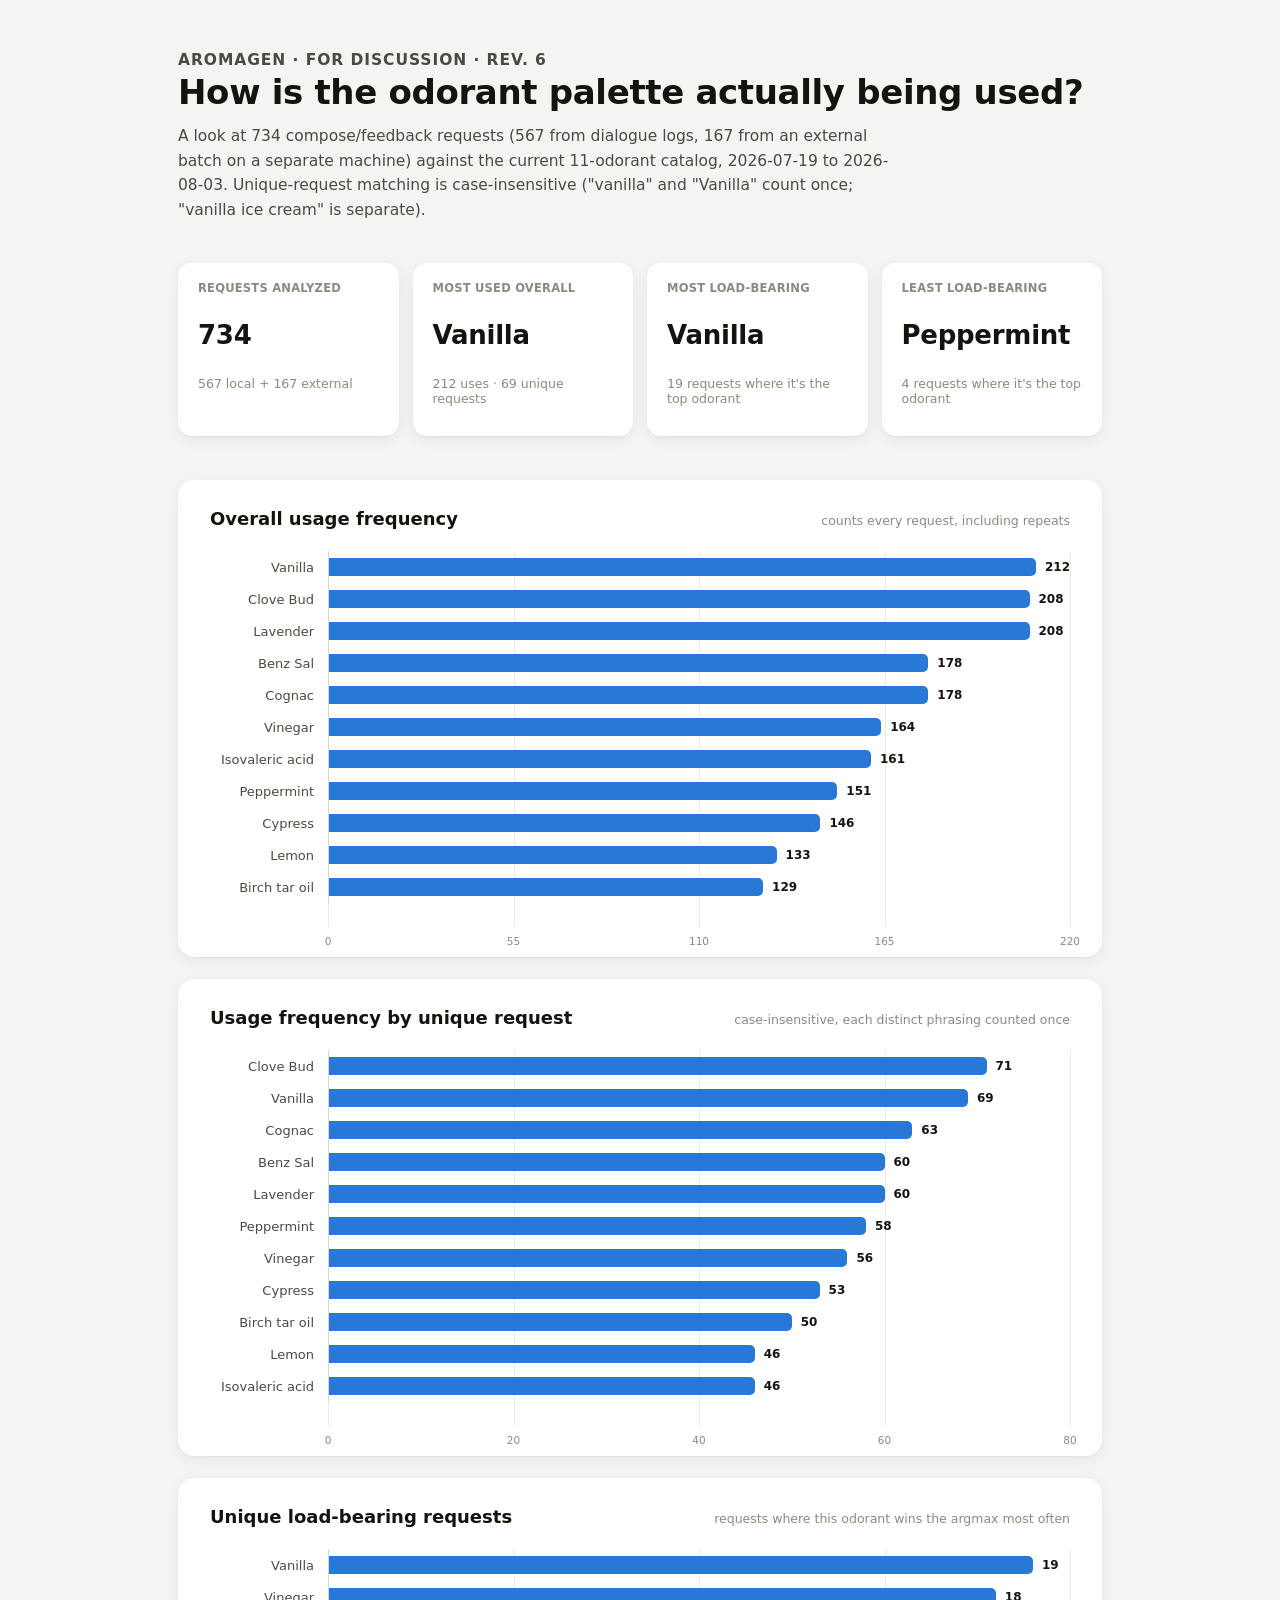
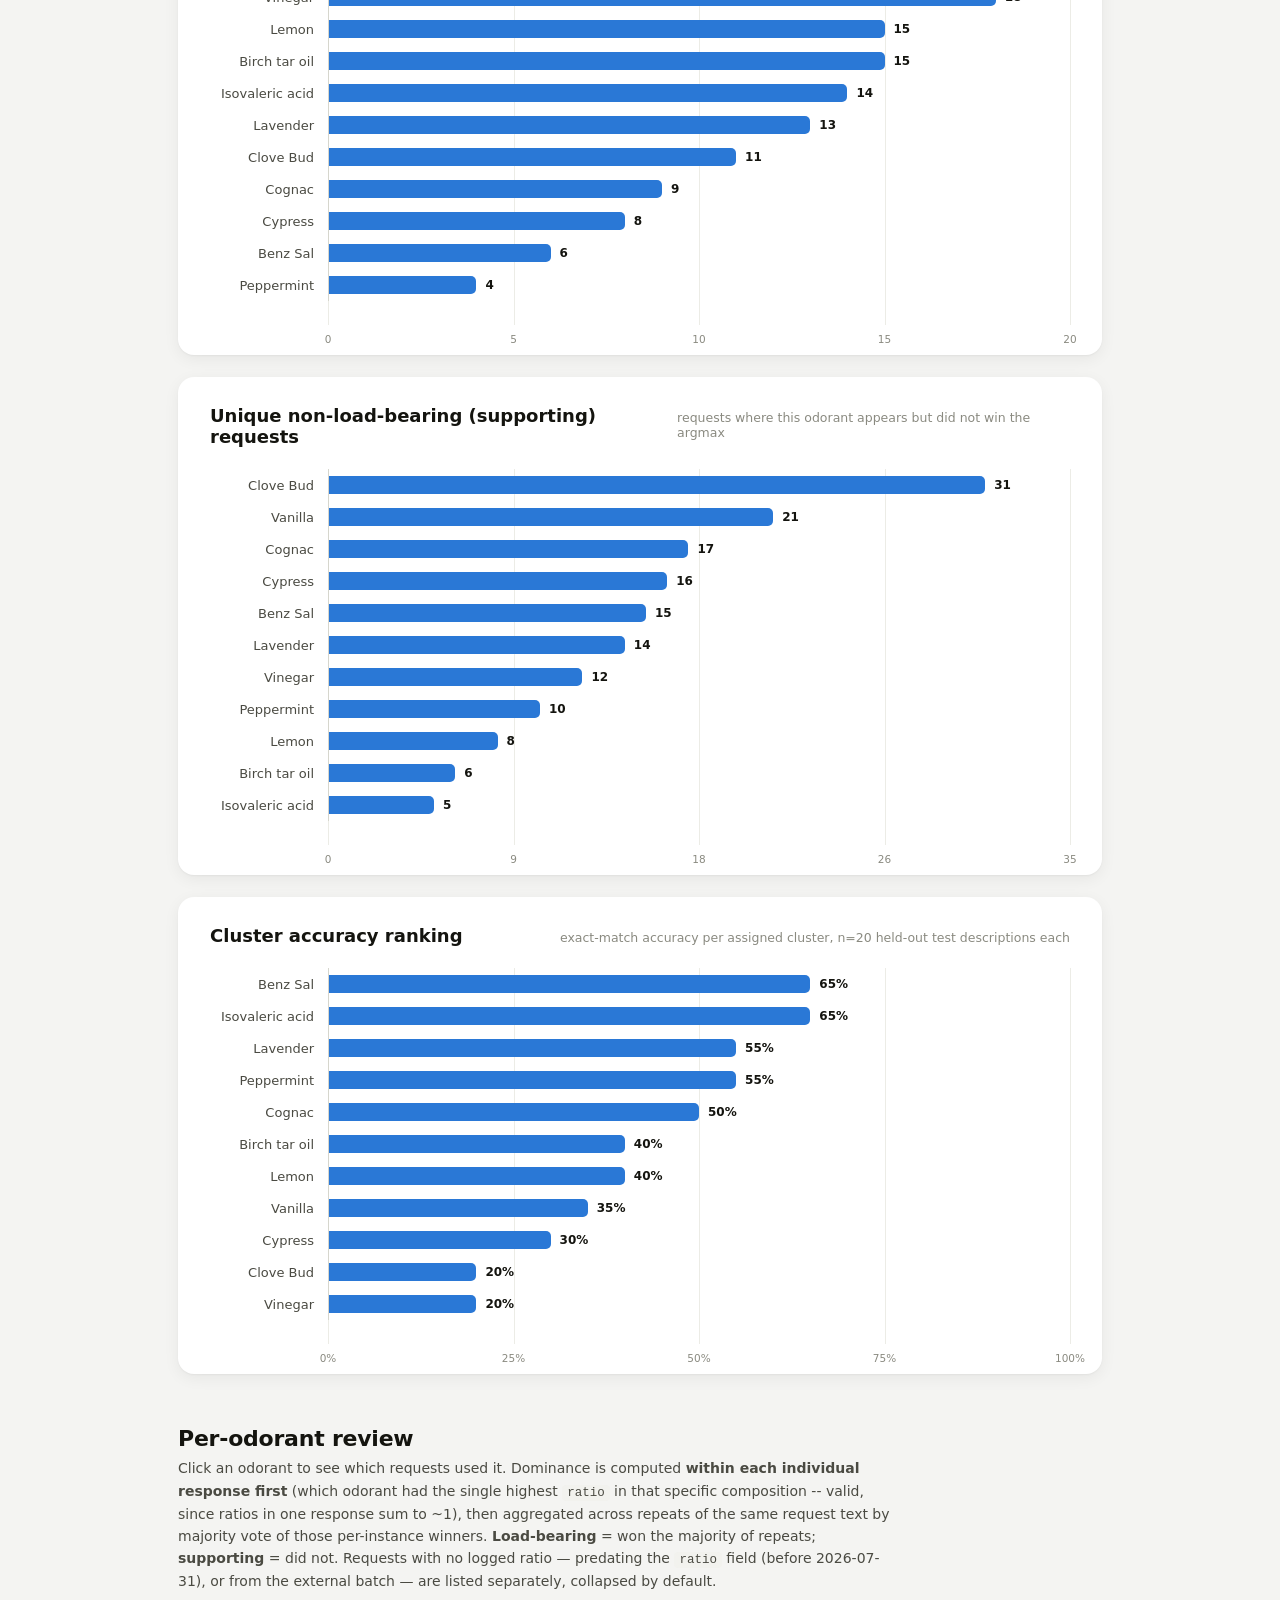
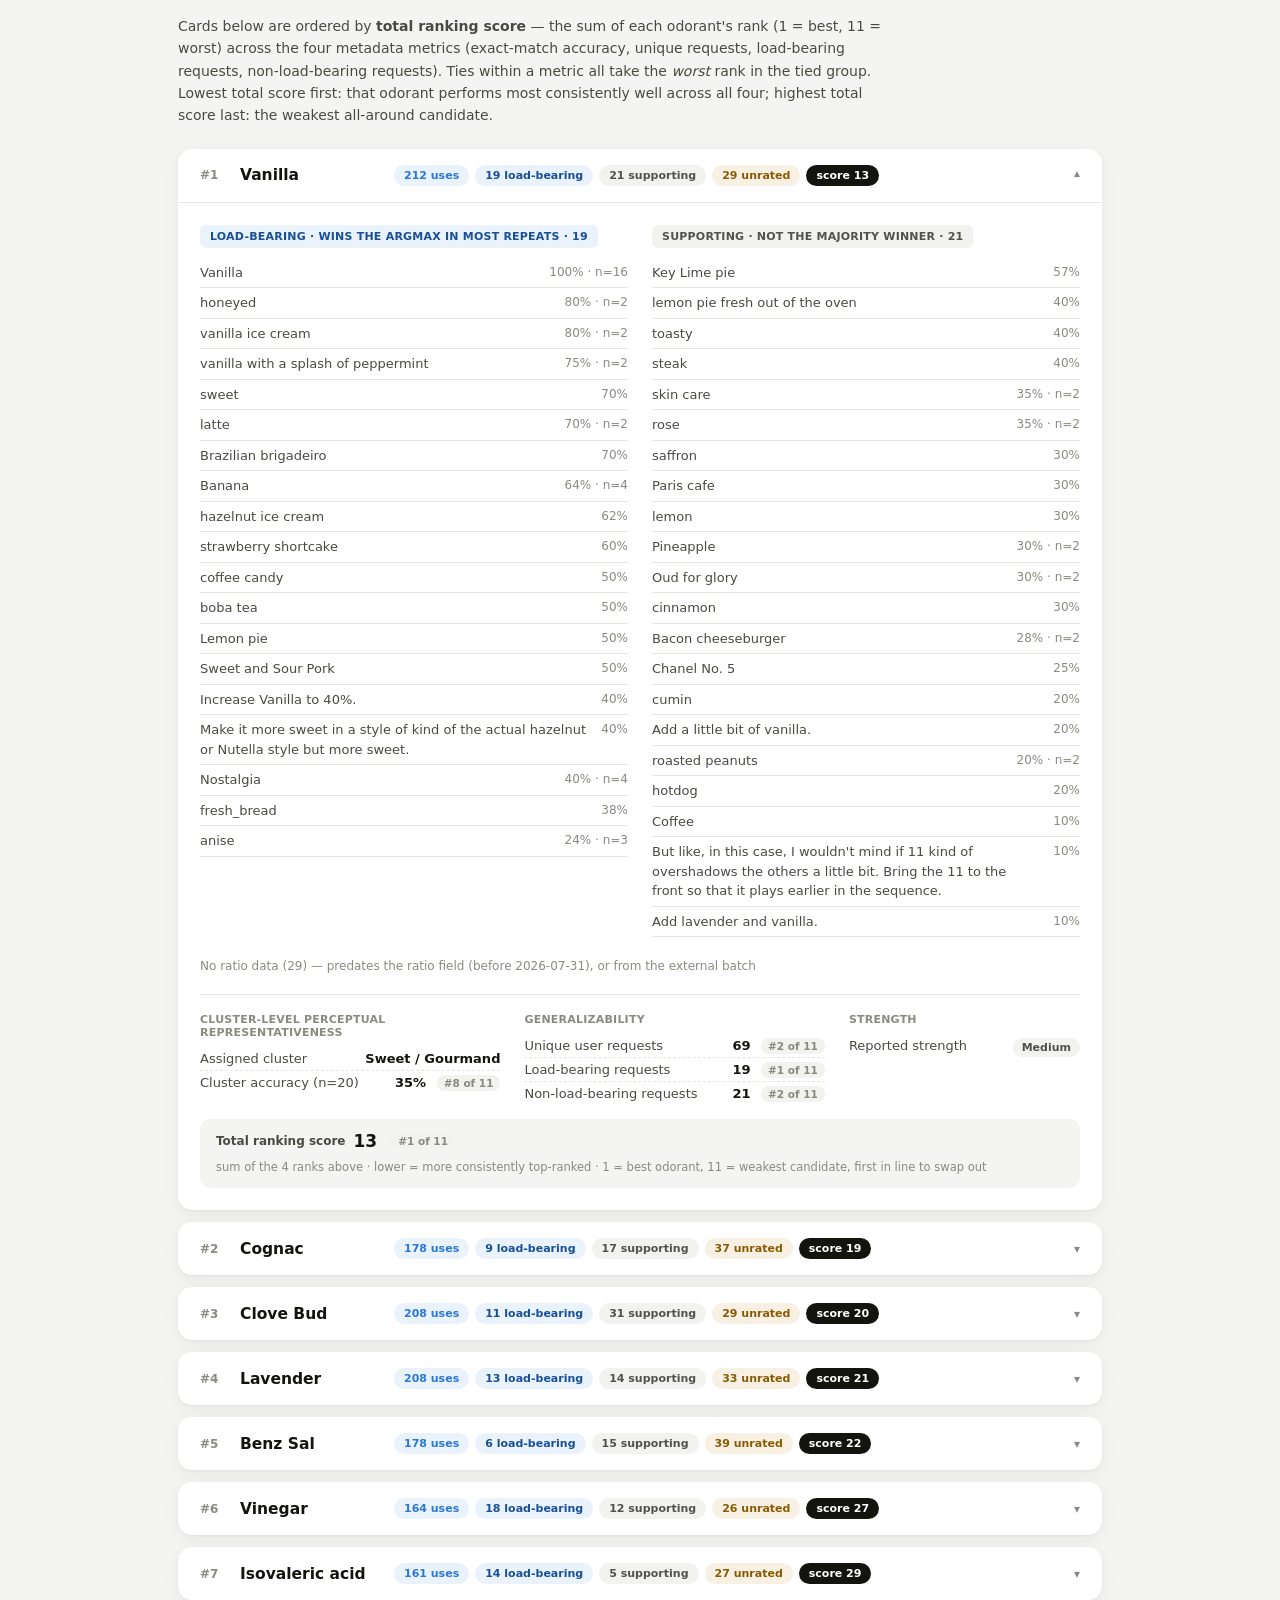
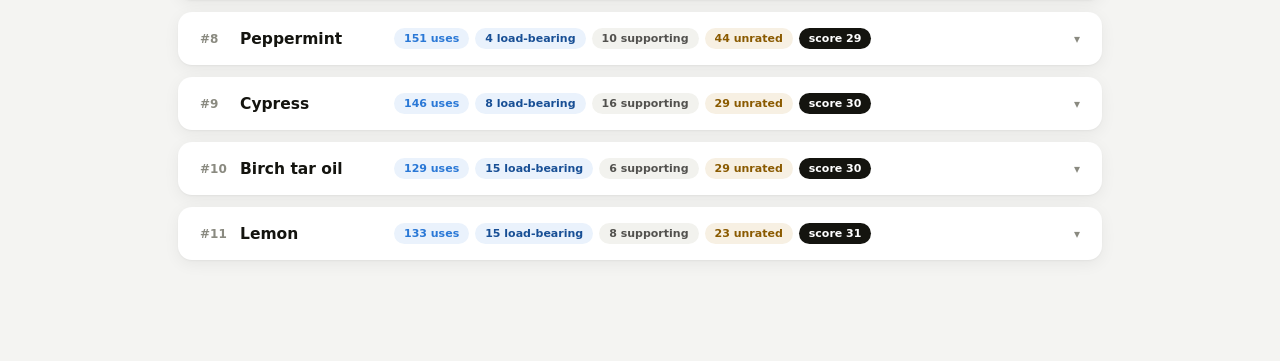
<file: analysis/presentation/odorant_dashboard_discussion.html>
<!doctype html>
<html lang="en">
<head>
<meta charset="utf-8">
<meta name="viewport" content="width=device-width, initial-scale=1">
<title>AromaGen Odorant Usage &mdash; Discussion Deck</title>
<style>
  :root {
    --page-bg:        #f4f4f2;
    --card-bg:        #ffffff;
    --text-primary:   #14140f;
    --text-secondary: #4a4a42;
    --text-muted:     #8a8a80;
    --gridline:       #ececE6;
    --baseline:       #d6d6cd;
    --accent:         #2a78d6;
    --accent-bg:      #eaf2fc;
    --border:         #e6e6e0;
    --g1-bg:          #eaf2fc;
    --g1-text:        #184f95;
    --g2-bg:          #f2f2ee;
    --g2-text:        #52514e;
    --g3-bg:          #f7f0e3;
    --g3-text:        #8a5a00;
    --shadow: 0 1px 2px rgba(20,20,15,0.04), 0 4px 16px rgba(20,20,15,0.06);
  }
  * { box-sizing: border-box; }
  body {
    margin: 0;
    background: var(--page-bg);
    font-family: system-ui, -apple-system, "Segoe UI", sans-serif;
    color: var(--text-primary);
  }
  .wrap { max-width: 980px; margin: 0 auto; padding: 48px 28px 90px; }

  .hero { margin: 0 0 40px; }
  .hero-eyebrow {
    font-size: 12.5px;
    font-weight: 700;
    letter-spacing: 0.06em;
    text-transform: uppercase;
    color: var(--accent);
    margin: 0 0 10px;
  }
  .hero h1 {
    font-size: 34px;
    font-weight: 800;
    letter-spacing: -0.01em;
    line-height: 1.15;
    margin: 0 0 12px;
  }
  .hero p {
    font-size: 15.5px;
    line-height: 1.6;
    color: var(--text-secondary);
    max-width: 720px;
    margin: 0;
  }

  .stat-row {
    display: grid;
    grid-template-columns: repeat(4, 1fr);
    gap: 14px;
    margin: 32px 0 44px;
  }
  .stat-tile {
    background: var(--card-bg);
    border-radius: 14px;
    box-shadow: var(--shadow);
    padding: 18px 20px;
  }
  .stat-label {
    font-size: 11.5px;
    font-weight: 600;
    letter-spacing: 0.02em;
    text-transform: uppercase;
    color: var(--text-muted);
    margin: 0 0 8px;
  }
  .stat-value {
    font-size: 26px;
    font-weight: 800;
    letter-spacing: -0.01em;
    color: var(--text-primary);
    line-height: 1.1;
  }
  .stat-sub {
    font-size: 12.5px;
    color: var(--text-muted);
    margin-top: 4px;
  }

  .card {
    background: var(--card-bg);
    border-radius: 16px;
    box-shadow: var(--shadow);
    padding: 28px 32px 30px;
    margin: 0 0 22px;
  }
  .card-head {
    display: flex;
    align-items: baseline;
    justify-content: space-between;
    margin-bottom: 22px;
  }
  .card-head h2 {
    font-size: 18px;
    font-weight: 800;
    margin: 0;
  }
  .card-head .card-note {
    font-size: 12.5px;
    color: var(--text-muted);
  }

  .chart { position: relative; }
  .row { display: grid; grid-template-columns: 118px 1fr; align-items: center; height: 32px; position: relative; }
  .row-label { font-size: 13px; font-weight: 500; color: var(--text-secondary); text-align: right; padding-right: 14px; white-space: nowrap; }
  .track { position: relative; height: 100%; display: flex; align-items: center; }
  .bar { height: 18px; background: var(--accent); border-radius: 0 5px 5px 0; }
  .bar-value { font-size: 12px; font-weight: 600; font-variant-numeric: tabular-nums; color: var(--text-primary); margin-left: 9px; white-space: nowrap; }
  .gridlines { position: absolute; top: 0; bottom: 0; left: 118px; right: 0; pointer-events: none; }
  .gridline { position: absolute; top: 0; bottom: 0; width: 1px; background: var(--gridline); }
  .gridline-label { position: absolute; bottom: -20px; font-size: 10.5px; color: var(--text-muted); transform: translateX(-50%); font-variant-numeric: tabular-nums; }
  .baseline { position: absolute; top: 0; bottom: 0; left: 0; width: 1px; background: var(--baseline); }
  .axis-footer { height: 24px; }

  .section-title {
    font-size: 22px;
    font-weight: 800;
    letter-spacing: -0.01em;
    margin: 52px 0 6px;
  }
  .section-desc {
    font-size: 14px;
    line-height: 1.6;
    color: var(--text-secondary);
    max-width: 720px;
    margin: 0 0 22px;
  }
  .section-desc code {
    font-family: ui-monospace, "SF Mono", Menlo, monospace;
    background: var(--g2-bg);
    padding: 1px 5px;
    border-radius: 4px;
    font-size: 12.5px;
  }

  .odorant-card {
    background: var(--card-bg);
    border-radius: 14px;
    box-shadow: var(--shadow);
    margin: 0 0 12px;
    overflow: hidden;
  }
  .odorant-card summary {
    list-style: none;
    cursor: pointer;
    padding: 16px 22px;
    display: flex;
    align-items: center;
    gap: 14px;
  }
  .odorant-card summary::-webkit-details-marker { display: none; }
  .card-rank {
    font-size: 12px;
    font-weight: 700;
    color: var(--text-muted);
    width: 26px;
    flex-shrink: 0;
  }
  .card-name {
    font-size: 15.5px;
    font-weight: 700;
    flex-shrink: 0;
    width: 140px;
  }
  .card-chips {
    display: flex;
    gap: 6px;
    flex-wrap: wrap;
    flex: 1;
  }
  .chip {
    font-size: 11px;
    font-weight: 600;
    padding: 4px 10px;
    border-radius: 999px;
    white-space: nowrap;
  }
  .chip-total { background: var(--accent-bg); color: var(--accent); }
  .chip-1 { background: var(--g1-bg); color: var(--g1-text); }
  .chip-2 { background: var(--g2-bg); color: var(--g2-text); }
  .chip-3 { background: var(--g3-bg); color: var(--g3-text); }
  .chip-score { background: #14140f; color: #fff; }
  .card-caret {
    color: var(--text-muted);
    font-size: 12px;
    transition: transform 0.15s ease;
    flex-shrink: 0;
  }
  .odorant-card[open] .card-caret { transform: rotate(180deg); }

  .card-body { padding: 4px 22px 22px; border-top: 1px solid var(--border); }
  .group-cols { display: grid; grid-template-columns: 1fr 1fr; gap: 24px; margin-top: 18px; }
  .group-heading {
    font-size: 11px;
    font-weight: 700;
    letter-spacing: 0.02em;
    text-transform: uppercase;
    padding: 5px 10px;
    border-radius: 6px;
    margin-bottom: 10px;
    display: inline-block;
  }
  .group-1 { background: var(--g1-bg); color: var(--g1-text); }
  .group-2 { background: var(--g2-bg); color: var(--g2-text); }
  ul.req-list { list-style: none; margin: 0; padding: 0; }
  ul.req-list li {
    font-size: 13px;
    line-height: 1.5;
    padding: 5px 0;
    border-bottom: 1px solid var(--border);
    display: flex;
    justify-content: space-between;
    gap: 12px;
  }
  ul.req-list li.empty { color: var(--text-muted); font-style: italic; justify-content: flex-start; }
  .req { color: var(--text-secondary); }
  .req-pct { color: var(--text-muted); font-variant-numeric: tabular-nums; white-space: nowrap; flex-shrink: 0; font-size: 12px; }

  .meta-section {
    display: grid;
    grid-template-columns: 1.3fr 1.3fr 1fr;
    gap: 24px;
    margin-top: 20px;
    padding-top: 18px;
    border-top: 1px solid var(--border);
  }
  .meta-heading {
    font-size: 11px;
    font-weight: 700;
    letter-spacing: 0.02em;
    text-transform: uppercase;
    color: var(--text-muted);
    margin-bottom: 8px;
  }
  .meta-row {
    display: flex;
    justify-content: space-between;
    gap: 10px;
    font-size: 13px;
    padding: 4px 0;
    border-bottom: 1px dashed var(--border);
  }
  .meta-row:last-of-type { border-bottom: none; }
  .meta-label { color: var(--text-secondary); }
  .meta-value { font-weight: 700; color: var(--text-primary); text-align: right; }
  .meta-rank {
    font-size: 10.5px;
    font-weight: 600;
    color: var(--text-muted);
    background: var(--g2-bg);
    border-radius: 999px;
    padding: 2px 7px;
    margin-left: 6px;
    white-space: nowrap;
  }
  .meta-note {
    font-size: 11.5px;
    line-height: 1.5;
    color: var(--text-muted);
    margin-top: 8px;
  }
  .meta-strength {
    font-size: 11px;
    font-weight: 700;
    padding: 3px 9px;
    border-radius: 999px;
  }
  .meta-strength-strong { background: #fbeaea; color: #a3342a; }
  .meta-strength-medium { background: var(--g2-bg); color: var(--g2-text); }
  .meta-strength-weak { background: var(--g1-bg); color: var(--g1-text); }

  .score-section {
    margin-top: 14px;
    padding: 12px 16px;
    background: var(--page-bg);
    border-radius: 10px;
    display: flex;
    align-items: center;
    flex-wrap: wrap;
    gap: 8px;
  }
  .score-label { font-size: 12px; font-weight: 700; color: var(--text-secondary); }
  .score-value { font-size: 17px; font-weight: 800; color: var(--text-primary); }
  .score-note {
    flex-basis: 100%;
    font-size: 11.5px;
    color: var(--text-muted);
    line-height: 1.5;
  }

  .no-ratio-details { margin-top: 18px; }
  .no-ratio-details summary {
    padding: 0;
    font-size: 12px;
    color: var(--text-muted);
    cursor: pointer;
    display: inline;
  }
  .no-ratio-list { margin-top: 10px; opacity: 0.8; }

  .footer-note {
    font-size: 12.5px;
    line-height: 1.7;
    color: var(--text-muted);
    margin-top: 40px;
    padding-top: 20px;
    border-top: 1px solid var(--border);
  }
</style>
</head>
<body>
<div class="wrap">

  <div class="hero">
    <p class="hero-eyebrow">AromaGen &middot; For Discussion &middot; Rev. 6</p>
    <h1>How is the odorant palette actually being used?</h1>
    <p>A look at 734 compose/feedback requests (567 from dialogue logs, 167
    from an external batch on a separate machine) against the current 11-odorant catalog, 2026-07-19 to 2026-08-03.
    Unique-request matching is case-insensitive ("vanilla" and "Vanilla" count once; "vanilla ice cream" is separate).</p>
  </div>

  <div class="stat-row">
    <div class="stat-tile">
      <p class="stat-label">Requests analyzed</p>
      <p class="stat-value">734</p>
      <p class="stat-sub">567 local + 167 external</p>
    </div>
    <div class="stat-tile">
      <p class="stat-label">Most used overall</p>
      <p class="stat-value">Vanilla</p>
      <p class="stat-sub">212 uses &middot; 69 unique requests</p>
    </div>
    <div class="stat-tile">
      <p class="stat-label">Most load-bearing</p>
      <p class="stat-value">Vanilla</p>
      <p class="stat-sub">19 requests where it's the top odorant</p>
    </div>
    <div class="stat-tile">
      <p class="stat-label">Least load-bearing</p>
      <p class="stat-value">Peppermint</p>
      <p class="stat-sub">4 requests where it's the top odorant</p>
    </div>
  </div>

  <div class="card">
    <div class="card-head">
      <h2>Overall usage frequency</h2>
      <span class="card-note">counts every request, including repeats</span>
    </div>
    <div class="chart">
      <div class="gridlines"><div class="gridline" style="left:0.0%"><div class="gridline-label">0</div></div><div class="gridline" style="left:25.0%"><div class="gridline-label">55</div></div><div class="gridline" style="left:50.0%"><div class="gridline-label">110</div></div><div class="gridline" style="left:75.0%"><div class="gridline-label">165</div></div><div class="gridline" style="left:100.0%"><div class="gridline-label">220</div></div></div>
      
        <div class="row">
          <div class="row-label">Vanilla</div>
          <div class="track">
            <div class="baseline"></div>
            <div class="bar" style="width:96.36363636363636%"></div>
            <div class="bar-value">212</div>
          </div>
        </div>

        <div class="row">
          <div class="row-label">Clove Bud</div>
          <div class="track">
            <div class="baseline"></div>
            <div class="bar" style="width:94.54545454545455%"></div>
            <div class="bar-value">208</div>
          </div>
        </div>

        <div class="row">
          <div class="row-label">Lavender</div>
          <div class="track">
            <div class="baseline"></div>
            <div class="bar" style="width:94.54545454545455%"></div>
            <div class="bar-value">208</div>
          </div>
        </div>

        <div class="row">
          <div class="row-label">Benz Sal</div>
          <div class="track">
            <div class="baseline"></div>
            <div class="bar" style="width:80.9090909090909%"></div>
            <div class="bar-value">178</div>
          </div>
        </div>

        <div class="row">
          <div class="row-label">Cognac</div>
          <div class="track">
            <div class="baseline"></div>
            <div class="bar" style="width:80.9090909090909%"></div>
            <div class="bar-value">178</div>
          </div>
        </div>

        <div class="row">
          <div class="row-label">Vinegar</div>
          <div class="track">
            <div class="baseline"></div>
            <div class="bar" style="width:74.54545454545455%"></div>
            <div class="bar-value">164</div>
          </div>
        </div>

        <div class="row">
          <div class="row-label">Isovaleric acid</div>
          <div class="track">
            <div class="baseline"></div>
            <div class="bar" style="width:73.18181818181819%"></div>
            <div class="bar-value">161</div>
          </div>
        </div>

        <div class="row">
          <div class="row-label">Peppermint</div>
          <div class="track">
            <div class="baseline"></div>
            <div class="bar" style="width:68.63636363636364%"></div>
            <div class="bar-value">151</div>
          </div>
        </div>

        <div class="row">
          <div class="row-label">Cypress</div>
          <div class="track">
            <div class="baseline"></div>
            <div class="bar" style="width:66.36363636363637%"></div>
            <div class="bar-value">146</div>
          </div>
        </div>

        <div class="row">
          <div class="row-label">Lemon</div>
          <div class="track">
            <div class="baseline"></div>
            <div class="bar" style="width:60.45454545454545%"></div>
            <div class="bar-value">133</div>
          </div>
        </div>

        <div class="row">
          <div class="row-label">Birch tar oil</div>
          <div class="track">
            <div class="baseline"></div>
            <div class="bar" style="width:58.63636363636363%"></div>
            <div class="bar-value">129</div>
          </div>
        </div>
      <div class="axis-footer"></div>
    </div>
  </div>

  <div class="card">
    <div class="card-head">
      <h2>Usage frequency by unique request</h2>
      <span class="card-note">case-insensitive, each distinct phrasing counted once</span>
    </div>
    <div class="chart">
      <div class="gridlines"><div class="gridline" style="left:0.0%"><div class="gridline-label">0</div></div><div class="gridline" style="left:25.0%"><div class="gridline-label">20</div></div><div class="gridline" style="left:50.0%"><div class="gridline-label">40</div></div><div class="gridline" style="left:75.0%"><div class="gridline-label">60</div></div><div class="gridline" style="left:100.0%"><div class="gridline-label">80</div></div></div>
      
        <div class="row">
          <div class="row-label">Clove Bud</div>
          <div class="track">
            <div class="baseline"></div>
            <div class="bar" style="width:88.75%"></div>
            <div class="bar-value">71</div>
          </div>
        </div>

        <div class="row">
          <div class="row-label">Vanilla</div>
          <div class="track">
            <div class="baseline"></div>
            <div class="bar" style="width:86.25%"></div>
            <div class="bar-value">69</div>
          </div>
        </div>

        <div class="row">
          <div class="row-label">Cognac</div>
          <div class="track">
            <div class="baseline"></div>
            <div class="bar" style="width:78.75%"></div>
            <div class="bar-value">63</div>
          </div>
        </div>

        <div class="row">
          <div class="row-label">Benz Sal</div>
          <div class="track">
            <div class="baseline"></div>
            <div class="bar" style="width:75.0%"></div>
            <div class="bar-value">60</div>
          </div>
        </div>

        <div class="row">
          <div class="row-label">Lavender</div>
          <div class="track">
            <div class="baseline"></div>
            <div class="bar" style="width:75.0%"></div>
            <div class="bar-value">60</div>
          </div>
        </div>

        <div class="row">
          <div class="row-label">Peppermint</div>
          <div class="track">
            <div class="baseline"></div>
            <div class="bar" style="width:72.5%"></div>
            <div class="bar-value">58</div>
          </div>
        </div>

        <div class="row">
          <div class="row-label">Vinegar</div>
          <div class="track">
            <div class="baseline"></div>
            <div class="bar" style="width:70.0%"></div>
            <div class="bar-value">56</div>
          </div>
        </div>

        <div class="row">
          <div class="row-label">Cypress</div>
          <div class="track">
            <div class="baseline"></div>
            <div class="bar" style="width:66.25%"></div>
            <div class="bar-value">53</div>
          </div>
        </div>

        <div class="row">
          <div class="row-label">Birch tar oil</div>
          <div class="track">
            <div class="baseline"></div>
            <div class="bar" style="width:62.5%"></div>
            <div class="bar-value">50</div>
          </div>
        </div>

        <div class="row">
          <div class="row-label">Lemon</div>
          <div class="track">
            <div class="baseline"></div>
            <div class="bar" style="width:57.49999999999999%"></div>
            <div class="bar-value">46</div>
          </div>
        </div>

        <div class="row">
          <div class="row-label">Isovaleric acid</div>
          <div class="track">
            <div class="baseline"></div>
            <div class="bar" style="width:57.49999999999999%"></div>
            <div class="bar-value">46</div>
          </div>
        </div>
      <div class="axis-footer"></div>
    </div>
  </div>

  <div class="card">
    <div class="card-head">
      <h2>Unique load-bearing requests</h2>
      <span class="card-note">requests where this odorant wins the argmax most often</span>
    </div>
    <div class="chart">
      <div class="gridlines"><div class="gridline" style="left:0.0%"><div class="gridline-label">0</div></div><div class="gridline" style="left:25.0%"><div class="gridline-label">5</div></div><div class="gridline" style="left:50.0%"><div class="gridline-label">10</div></div><div class="gridline" style="left:75.0%"><div class="gridline-label">15</div></div><div class="gridline" style="left:100.0%"><div class="gridline-label">20</div></div></div>
      
        <div class="row">
          <div class="row-label">Vanilla</div>
          <div class="track">
            <div class="baseline"></div>
            <div class="bar" style="width:95.0%"></div>
            <div class="bar-value">19</div>
          </div>
        </div>

        <div class="row">
          <div class="row-label">Vinegar</div>
          <div class="track">
            <div class="baseline"></div>
            <div class="bar" style="width:90.0%"></div>
            <div class="bar-value">18</div>
          </div>
        </div>

        <div class="row">
          <div class="row-label">Lemon</div>
          <div class="track">
            <div class="baseline"></div>
            <div class="bar" style="width:75.0%"></div>
            <div class="bar-value">15</div>
          </div>
        </div>

        <div class="row">
          <div class="row-label">Birch tar oil</div>
          <div class="track">
            <div class="baseline"></div>
            <div class="bar" style="width:75.0%"></div>
            <div class="bar-value">15</div>
          </div>
        </div>

        <div class="row">
          <div class="row-label">Isovaleric acid</div>
          <div class="track">
            <div class="baseline"></div>
            <div class="bar" style="width:70.0%"></div>
            <div class="bar-value">14</div>
          </div>
        </div>

        <div class="row">
          <div class="row-label">Lavender</div>
          <div class="track">
            <div class="baseline"></div>
            <div class="bar" style="width:65.0%"></div>
            <div class="bar-value">13</div>
          </div>
        </div>

        <div class="row">
          <div class="row-label">Clove Bud</div>
          <div class="track">
            <div class="baseline"></div>
            <div class="bar" style="width:55.00000000000001%"></div>
            <div class="bar-value">11</div>
          </div>
        </div>

        <div class="row">
          <div class="row-label">Cognac</div>
          <div class="track">
            <div class="baseline"></div>
            <div class="bar" style="width:45.0%"></div>
            <div class="bar-value">9</div>
          </div>
        </div>

        <div class="row">
          <div class="row-label">Cypress</div>
          <div class="track">
            <div class="baseline"></div>
            <div class="bar" style="width:40.0%"></div>
            <div class="bar-value">8</div>
          </div>
        </div>

        <div class="row">
          <div class="row-label">Benz Sal</div>
          <div class="track">
            <div class="baseline"></div>
            <div class="bar" style="width:30.0%"></div>
            <div class="bar-value">6</div>
          </div>
        </div>

        <div class="row">
          <div class="row-label">Peppermint</div>
          <div class="track">
            <div class="baseline"></div>
            <div class="bar" style="width:20.0%"></div>
            <div class="bar-value">4</div>
          </div>
        </div>
      <div class="axis-footer"></div>
    </div>
  </div>

  <div class="card">
    <div class="card-head">
      <h2>Unique non-load-bearing (supporting) requests</h2>
      <span class="card-note">requests where this odorant appears but did not win the argmax</span>
    </div>
    <div class="chart">
      <div class="gridlines"><div class="gridline" style="left:0.0%"><div class="gridline-label">0</div></div><div class="gridline" style="left:25.0%"><div class="gridline-label">9</div></div><div class="gridline" style="left:50.0%"><div class="gridline-label">18</div></div><div class="gridline" style="left:75.0%"><div class="gridline-label">26</div></div><div class="gridline" style="left:100.0%"><div class="gridline-label">35</div></div></div>
      
        <div class="row">
          <div class="row-label">Clove Bud</div>
          <div class="track">
            <div class="baseline"></div>
            <div class="bar" style="width:88.57142857142857%"></div>
            <div class="bar-value">31</div>
          </div>
        </div>

        <div class="row">
          <div class="row-label">Vanilla</div>
          <div class="track">
            <div class="baseline"></div>
            <div class="bar" style="width:60.0%"></div>
            <div class="bar-value">21</div>
          </div>
        </div>

        <div class="row">
          <div class="row-label">Cognac</div>
          <div class="track">
            <div class="baseline"></div>
            <div class="bar" style="width:48.57142857142857%"></div>
            <div class="bar-value">17</div>
          </div>
        </div>

        <div class="row">
          <div class="row-label">Cypress</div>
          <div class="track">
            <div class="baseline"></div>
            <div class="bar" style="width:45.714285714285715%"></div>
            <div class="bar-value">16</div>
          </div>
        </div>

        <div class="row">
          <div class="row-label">Benz Sal</div>
          <div class="track">
            <div class="baseline"></div>
            <div class="bar" style="width:42.857142857142854%"></div>
            <div class="bar-value">15</div>
          </div>
        </div>

        <div class="row">
          <div class="row-label">Lavender</div>
          <div class="track">
            <div class="baseline"></div>
            <div class="bar" style="width:40.0%"></div>
            <div class="bar-value">14</div>
          </div>
        </div>

        <div class="row">
          <div class="row-label">Vinegar</div>
          <div class="track">
            <div class="baseline"></div>
            <div class="bar" style="width:34.285714285714285%"></div>
            <div class="bar-value">12</div>
          </div>
        </div>

        <div class="row">
          <div class="row-label">Peppermint</div>
          <div class="track">
            <div class="baseline"></div>
            <div class="bar" style="width:28.57142857142857%"></div>
            <div class="bar-value">10</div>
          </div>
        </div>

        <div class="row">
          <div class="row-label">Lemon</div>
          <div class="track">
            <div class="baseline"></div>
            <div class="bar" style="width:22.857142857142858%"></div>
            <div class="bar-value">8</div>
          </div>
        </div>

        <div class="row">
          <div class="row-label">Birch tar oil</div>
          <div class="track">
            <div class="baseline"></div>
            <div class="bar" style="width:17.142857142857142%"></div>
            <div class="bar-value">6</div>
          </div>
        </div>

        <div class="row">
          <div class="row-label">Isovaleric acid</div>
          <div class="track">
            <div class="baseline"></div>
            <div class="bar" style="width:14.285714285714285%"></div>
            <div class="bar-value">5</div>
          </div>
        </div>
      <div class="axis-footer"></div>
    </div>
  </div>

  <div class="card">
    <div class="card-head">
      <h2>Cluster accuracy ranking</h2>
      <span class="card-note">exact-match accuracy per assigned cluster, n=20 held-out test descriptions each</span>
    </div>
    <div class="chart">
      <div class="gridlines"><div class="gridline" style="left:0.0%"><div class="gridline-label">0%</div></div><div class="gridline" style="left:25.0%"><div class="gridline-label">25%</div></div><div class="gridline" style="left:50.0%"><div class="gridline-label">50%</div></div><div class="gridline" style="left:75.0%"><div class="gridline-label">75%</div></div><div class="gridline" style="left:100.0%"><div class="gridline-label">100%</div></div></div>
      
        <div class="row">
          <div class="row-label">Benz Sal</div>
          <div class="track">
            <div class="baseline"></div>
            <div class="bar" style="width:65.0%"></div>
            <div class="bar-value">65%</div>
          </div>
        </div>

        <div class="row">
          <div class="row-label">Isovaleric acid</div>
          <div class="track">
            <div class="baseline"></div>
            <div class="bar" style="width:65.0%"></div>
            <div class="bar-value">65%</div>
          </div>
        </div>

        <div class="row">
          <div class="row-label">Lavender</div>
          <div class="track">
            <div class="baseline"></div>
            <div class="bar" style="width:55.0%"></div>
            <div class="bar-value">55%</div>
          </div>
        </div>

        <div class="row">
          <div class="row-label">Peppermint</div>
          <div class="track">
            <div class="baseline"></div>
            <div class="bar" style="width:55.0%"></div>
            <div class="bar-value">55%</div>
          </div>
        </div>

        <div class="row">
          <div class="row-label">Cognac</div>
          <div class="track">
            <div class="baseline"></div>
            <div class="bar" style="width:50.0%"></div>
            <div class="bar-value">50%</div>
          </div>
        </div>

        <div class="row">
          <div class="row-label">Birch tar oil</div>
          <div class="track">
            <div class="baseline"></div>
            <div class="bar" style="width:40.0%"></div>
            <div class="bar-value">40%</div>
          </div>
        </div>

        <div class="row">
          <div class="row-label">Lemon</div>
          <div class="track">
            <div class="baseline"></div>
            <div class="bar" style="width:40.0%"></div>
            <div class="bar-value">40%</div>
          </div>
        </div>

        <div class="row">
          <div class="row-label">Vanilla</div>
          <div class="track">
            <div class="baseline"></div>
            <div class="bar" style="width:35.0%"></div>
            <div class="bar-value">35%</div>
          </div>
        </div>

        <div class="row">
          <div class="row-label">Cypress</div>
          <div class="track">
            <div class="baseline"></div>
            <div class="bar" style="width:30.0%"></div>
            <div class="bar-value">30%</div>
          </div>
        </div>

        <div class="row">
          <div class="row-label">Clove Bud</div>
          <div class="track">
            <div class="baseline"></div>
            <div class="bar" style="width:20.0%"></div>
            <div class="bar-value">20%</div>
          </div>
        </div>

        <div class="row">
          <div class="row-label">Vinegar</div>
          <div class="track">
            <div class="baseline"></div>
            <div class="bar" style="width:20.0%"></div>
            <div class="bar-value">20%</div>
          </div>
        </div>

      <div class="axis-footer"></div>
    </div>
  </div>

  <p class="section-title">Per-odorant review</p>
  <p class="section-desc">
    Click an odorant to see which requests used it. Dominance is computed <b>within each individual
    response first</b> (which odorant had the single highest <code>ratio</code> in that specific
    composition -- valid, since ratios in one response sum to ~1), then aggregated across repeats of
    the same request text by majority vote of those per-instance winners. <b>Load-bearing</b> = won
    the majority of repeats; <b>supporting</b> = did not. Requests with no logged ratio &mdash;
    predating the <code>ratio</code> field (before 2026-07-31), or from the external batch &mdash;
    are listed separately, collapsed by default.
  </p>
  <p class="section-desc">
    Cards below are ordered by <b>total ranking score</b> &mdash; the sum of each odorant's rank
    (1 = best, 11 = worst) across the four metadata metrics (exact-match accuracy, unique requests,
    load-bearing requests, non-load-bearing requests). Ties within a metric all take the <i>worst</i>
    rank in the tied group. Lowest total score first: that odorant performs most consistently well
    across all four; highest total score last: the weakest all-around candidate.
  </p>

  
    <details class="odorant-card" open>
      <summary>
        <span class="card-rank">#1</span>
        <span class="card-name">Vanilla</span>
        <span class="card-chips">
          <span class="chip chip-total">212 uses</span>
          <span class="chip chip-1">19 load-bearing</span>
          <span class="chip chip-2">21 supporting</span>
          <span class="chip chip-3">29 unrated</span>
          <span class="chip chip-score">score 13</span>
        </span>
        <span class="card-caret">&#9662;</span>
      </summary>
      <div class="card-body">
        <div class="group-cols">
          <div class="group-col">
            <div class="group-heading group-1">Load-bearing &middot; wins the argmax in most repeats &middot; 19</div>
            <ul class="req-list"><li><span class="req">Vanilla</span><span class="req-pct">100% &middot; n=16</span></li><li><span class="req">honeyed</span><span class="req-pct">80% &middot; n=2</span></li><li><span class="req">vanilla ice cream</span><span class="req-pct">80% &middot; n=2</span></li><li><span class="req">vanilla with a splash of peppermint</span><span class="req-pct">75% &middot; n=2</span></li><li><span class="req">sweet</span><span class="req-pct">70%</span></li><li><span class="req">latte</span><span class="req-pct">70% &middot; n=2</span></li><li><span class="req">Brazilian brigadeiro</span><span class="req-pct">70%</span></li><li><span class="req">Banana</span><span class="req-pct">64% &middot; n=4</span></li><li><span class="req">hazelnut ice cream</span><span class="req-pct">62%</span></li><li><span class="req">strawberry shortcake</span><span class="req-pct">60%</span></li><li><span class="req">coffee candy</span><span class="req-pct">50%</span></li><li><span class="req">boba tea</span><span class="req-pct">50%</span></li><li><span class="req">Lemon pie</span><span class="req-pct">50%</span></li><li><span class="req">Sweet and Sour Pork</span><span class="req-pct">50%</span></li><li><span class="req">Increase Vanilla to 40%.</span><span class="req-pct">40%</span></li><li><span class="req">Make it more sweet in a style of kind of the actual hazelnut or Nutella style but more sweet.</span><span class="req-pct">40%</span></li><li><span class="req">Nostalgia</span><span class="req-pct">40% &middot; n=4</span></li><li><span class="req">fresh_bread</span><span class="req-pct">38%</span></li><li><span class="req">anise</span><span class="req-pct">24% &middot; n=3</span></li></ul>
          </div>
          <div class="group-col">
            <div class="group-heading group-2">Supporting &middot; not the majority winner &middot; 21</div>
            <ul class="req-list"><li><span class="req">Key Lime pie</span><span class="req-pct">57%</span></li><li><span class="req">lemon pie fresh out of the oven</span><span class="req-pct">40%</span></li><li><span class="req">toasty</span><span class="req-pct">40%</span></li><li><span class="req">steak</span><span class="req-pct">40%</span></li><li><span class="req">skin care</span><span class="req-pct">35% &middot; n=2</span></li><li><span class="req">rose</span><span class="req-pct">35% &middot; n=2</span></li><li><span class="req">saffron</span><span class="req-pct">30%</span></li><li><span class="req">Paris cafe</span><span class="req-pct">30%</span></li><li><span class="req">lemon</span><span class="req-pct">30%</span></li><li><span class="req">Pineapple</span><span class="req-pct">30% &middot; n=2</span></li><li><span class="req">Oud for glory</span><span class="req-pct">30% &middot; n=2</span></li><li><span class="req">cinnamon</span><span class="req-pct">30%</span></li><li><span class="req">Bacon cheeseburger</span><span class="req-pct">28% &middot; n=2</span></li><li><span class="req">Chanel No. 5</span><span class="req-pct">25%</span></li><li><span class="req">cumin</span><span class="req-pct">20%</span></li><li><span class="req">Add a little bit of vanilla.</span><span class="req-pct">20%</span></li><li><span class="req">roasted peanuts</span><span class="req-pct">20% &middot; n=2</span></li><li><span class="req">hotdog</span><span class="req-pct">20%</span></li><li><span class="req">Coffee</span><span class="req-pct">10%</span></li><li><span class="req">But like, in this case, I wouldn&#x27;t mind if 11 kind of overshadows the others a little bit. Bring the 11 to the front so that it plays earlier in the sequence.</span><span class="req-pct">10%</span></li><li><span class="req">Add lavender and vanilla.</span><span class="req-pct">10%</span></li></ul>
          </div>
        </div>
        <details class="no-ratio-details">
          <summary>No ratio data (29) &mdash; predates the ratio field (before 2026-07-31), or from the external batch</summary>
          <ul class="req-list no-ratio-list"><li><span class="req">a cognac-soaked evening by a wood fire</span><span class="req-pct"></span></li><li><span class="req">Bergamot</span><span class="req-pct"></span></li><li><span class="req">Brazilian black beans</span><span class="req-pct"></span></li><li><span class="req">Cedar</span><span class="req-pct"></span></li><li><span class="req">Coconut</span><span class="req-pct"></span></li><li><span class="req">currant</span><span class="req-pct"></span></li><li><span class="req">fresh bread</span><span class="req-pct"></span></li><li><span class="req">Green tea</span><span class="req-pct"></span></li><li><span class="req">guava</span><span class="req-pct"></span></li><li><span class="req">honey</span><span class="req-pct"></span></li><li><span class="req">jasmine</span><span class="req-pct"></span></li><li><span class="req">lavendar</span><span class="req-pct"></span></li><li><span class="req">lavender</span><span class="req-pct"></span></li><li><span class="req">lemony</span><span class="req-pct"></span></li><li><span class="req">lilac</span><span class="req-pct"></span></li><li><span class="req">lime pie</span><span class="req-pct"></span></li><li><span class="req">maple-syrup</span><span class="req-pct"></span></li><li><span class="req">minty</span><span class="req-pct"></span></li><li><span class="req">Myrrh</span><span class="req-pct"></span></li><li><span class="req">nutmeg</span><span class="req-pct"></span></li><li><span class="req">ocean breeze at the beach</span><span class="req-pct"></span></li><li><span class="req">Oolong tea</span><span class="req-pct"></span></li><li><span class="req">Orange blossom</span><span class="req-pct"></span></li><li><span class="req">perfume</span><span class="req-pct"></span></li><li><span class="req">perfumer</span><span class="req-pct"></span></li><li><span class="req">see you later.</span><span class="req-pct"></span></li><li><span class="req">skin-care</span><span class="req-pct"></span></li><li><span class="req">sweet vanilla</span><span class="req-pct"></span></li><li><span class="req">Texas barbeque brisket</span><span class="req-pct"></span></li></ul>
        </details>
        <div class="meta-section">
          <div class="meta-col">
            <div class="meta-heading">Cluster-level Perceptual Representativeness</div>
            <div class="meta-row"><span class="meta-label">Assigned cluster</span><span class="meta-value">Sweet / Gourmand</span></div>
            <div class="meta-row"><span class="meta-label">Cluster accuracy (n=20)</span><span class="meta-value">35% <span class="meta-rank">#8 of 11</span></span></div>
          </div>
          <div class="meta-col">
            <div class="meta-heading">Generalizability</div>
            <div class="meta-row"><span class="meta-label">Unique user requests</span><span class="meta-value">69 <span class="meta-rank">#2 of 11</span></span></div>
            <div class="meta-row"><span class="meta-label">Load-bearing requests</span><span class="meta-value">19 <span class="meta-rank">#1 of 11</span></span></div>
            <div class="meta-row"><span class="meta-label">Non-load-bearing requests</span><span class="meta-value">21 <span class="meta-rank">#2 of 11</span></span></div>
          </div>
          <div class="meta-col">
            <div class="meta-heading">Strength</div>
            <div class="meta-row"><span class="meta-label">Reported strength</span><span class="meta-value meta-strength meta-strength-medium">Medium</span></div>
          </div>
        </div>
        <div class="score-section">
          <span class="score-label">Total ranking score</span>
          <span class="score-value">13</span>
          <span class="meta-rank">#1 of 11</span>
          <span class="score-note">sum of the 4 ranks above &middot; lower = more consistently top-ranked &middot; 1 = best odorant, 11 = weakest candidate, first in line to swap out</span>
        </div>
      </div>
    </details>

    <details class="odorant-card">
      <summary>
        <span class="card-rank">#2</span>
        <span class="card-name">Cognac</span>
        <span class="card-chips">
          <span class="chip chip-total">178 uses</span>
          <span class="chip chip-1">9 load-bearing</span>
          <span class="chip chip-2">17 supporting</span>
          <span class="chip chip-3">37 unrated</span>
          <span class="chip chip-score">score 19</span>
        </span>
        <span class="card-caret">&#9662;</span>
      </summary>
      <div class="card-body">
        <div class="group-cols">
          <div class="group-col">
            <div class="group-heading group-1">Load-bearing &middot; wins the argmax in most repeats &middot; 9</div>
            <ul class="req-list"><li><span class="req">toasty</span><span class="req-pct">70%</span></li><li><span class="req">Oud for glory</span><span class="req-pct">60%</span></li><li><span class="req">boozy sour cocktail</span><span class="req-pct">50%</span></li><li><span class="req">disinfectant</span><span class="req-pct">50%</span></li><li><span class="req">anise</span><span class="req-pct">48% &middot; n=2</span></li><li><span class="req">nail-polisher</span><span class="req-pct">45% &middot; n=2</span></li><li><span class="req">Chocolate</span><span class="req-pct">44% &middot; n=2</span></li><li><span class="req">Paris cafe</span><span class="req-pct">40%</span></li><li><span class="req">Chinese Beef vermicelli</span><span class="req-pct">40%</span></li></ul>
          </div>
          <div class="group-col">
            <div class="group-heading group-2">Supporting &middot; not the majority winner &middot; 17</div>
            <ul class="req-list"><li><span class="req">Coffee</span><span class="req-pct">50%</span></li><li><span class="req">Vanilla</span><span class="req-pct">47% &middot; n=10</span></li><li><span class="req">Southwestern beef</span><span class="req-pct">42%</span></li><li><span class="req">cofee</span><span class="req-pct">40%</span></li><li><span class="req">Add some cognac.</span><span class="req-pct">40%</span></li><li><span class="req">aftershave</span><span class="req-pct">37%</span></li><li><span class="req">wet_dog</span><span class="req-pct">30%</span></li><li><span class="req">Key Lime pie</span><span class="req-pct">29%</span></li><li><span class="req">strawberry ice cream</span><span class="req-pct">27% &middot; n=5</span></li><li><span class="req">burnt_rubber</span><span class="req-pct">26% &middot; n=3</span></li><li><span class="req">durian</span><span class="req-pct">26% &middot; n=11</span></li><li><span class="req">Strawberry milkshake</span><span class="req-pct">23%</span></li><li><span class="req">feces</span><span class="req-pct">20%</span></li><li><span class="req">coffee candy</span><span class="req-pct">20%</span></li><li><span class="req">hazelnut ice cream</span><span class="req-pct">17%</span></li><li><span class="req">Bacon cheeseburger</span><span class="req-pct">16% &middot; n=2</span></li><li><span class="req">Make it more sweet in a style of kind of the actual hazelnut or Nutella style but more sweet.</span><span class="req-pct">10%</span></li></ul>
          </div>
        </div>
        <details class="no-ratio-details">
          <summary>No ratio data (37) &mdash; predates the ratio field (before 2026-07-31), or from the external batch</summary>
          <ul class="req-list no-ratio-list"><li><span class="req">a cognac-soaked evening by a wood fire</span><span class="req-pct"></span></li><li><span class="req">bad_breath</span><span class="req-pct"></span></li><li><span class="req">Brazilian brigadeiro</span><span class="req-pct"></span></li><li><span class="req">butyric</span><span class="req-pct"></span></li><li><span class="req">chlorine</span><span class="req-pct"></span></li><li><span class="req">cinnamon</span><span class="req-pct"></span></li><li><span class="req">Coconut</span><span class="req-pct"></span></li><li><span class="req">cumin</span><span class="req-pct"></span></li><li><span class="req">currant</span><span class="req-pct"></span></li><li><span class="req">fishy</span><span class="req-pct"></span></li><li><span class="req">fresh bread</span><span class="req-pct"></span></li><li><span class="req">fresh_bread</span><span class="req-pct"></span></li><li><span class="req">honeyed</span><span class="req-pct"></span></li><li><span class="req">hotdog</span><span class="req-pct"></span></li><li><span class="req">lime</span><span class="req-pct"></span></li><li><span class="req">maple-syrup</span><span class="req-pct"></span></li><li><span class="req">Nostalgia</span><span class="req-pct"></span></li><li><span class="req">nutmeg</span><span class="req-pct"></span></li><li><span class="req">peppery</span><span class="req-pct"></span></li><li><span class="req">perfume</span><span class="req-pct"></span></li><li><span class="req">rotten fish</span><span class="req-pct"></span></li><li><span class="req">rotten-egg</span><span class="req-pct"></span></li><li><span class="req">saffron</span><span class="req-pct"></span></li><li><span class="req">skin-care</span><span class="req-pct"></span></li><li><span class="req">sour milk</span><span class="req-pct"></span></li><li><span class="req">sour_milk</span><span class="req-pct"></span></li><li><span class="req">steak</span><span class="req-pct"></span></li><li><span class="req">Stinky mandarin fish</span><span class="req-pct"></span></li><li><span class="req">sweaty</span><span class="req-pct"></span></li><li><span class="req">texas barbeque</span><span class="req-pct"></span></li><li><span class="req">Texas barbeque brisket</span><span class="req-pct"></span></li><li><span class="req">Tomato soup</span><span class="req-pct"></span></li><li><span class="req">vinegar-like</span><span class="req-pct"></span></li><li><span class="req">wintergreen</span><span class="req-pct"></span></li><li><span class="req">woodsmoke</span><span class="req-pct"></span></li><li><span class="req">yeasty</span><span class="req-pct"></span></li><li><span class="req">You</span><span class="req-pct"></span></li></ul>
        </details>
        <div class="meta-section">
          <div class="meta-col">
            <div class="meta-heading">Cluster-level Perceptual Representativeness</div>
            <div class="meta-row"><span class="meta-label">Assigned cluster</span><span class="meta-value">Chemical / Solvent</span></div>
            <div class="meta-row"><span class="meta-label">Cluster accuracy (n=20)</span><span class="meta-value">50% <span class="meta-rank">#5 of 11</span></span></div>
          </div>
          <div class="meta-col">
            <div class="meta-heading">Generalizability</div>
            <div class="meta-row"><span class="meta-label">Unique user requests</span><span class="meta-value">63 <span class="meta-rank">#3 of 11</span></span></div>
            <div class="meta-row"><span class="meta-label">Load-bearing requests</span><span class="meta-value">9 <span class="meta-rank">#8 of 11</span></span></div>
            <div class="meta-row"><span class="meta-label">Non-load-bearing requests</span><span class="meta-value">17 <span class="meta-rank">#3 of 11</span></span></div>
          </div>
          <div class="meta-col">
            <div class="meta-heading">Strength</div>
            <div class="meta-row"><span class="meta-label">Reported strength</span><span class="meta-value meta-strength meta-strength-weak">Weak</span></div>
          </div>
        </div>
        <div class="score-section">
          <span class="score-label">Total ranking score</span>
          <span class="score-value">19</span>
          <span class="meta-rank">#2 of 11</span>
          <span class="score-note">sum of the 4 ranks above &middot; lower = more consistently top-ranked &middot; 1 = best odorant, 11 = weakest candidate, first in line to swap out</span>
        </div>
      </div>
    </details>

    <details class="odorant-card">
      <summary>
        <span class="card-rank">#3</span>
        <span class="card-name">Clove Bud</span>
        <span class="card-chips">
          <span class="chip chip-total">208 uses</span>
          <span class="chip chip-1">11 load-bearing</span>
          <span class="chip chip-2">31 supporting</span>
          <span class="chip chip-3">29 unrated</span>
          <span class="chip chip-score">score 20</span>
        </span>
        <span class="card-caret">&#9662;</span>
      </summary>
      <div class="card-body">
        <div class="group-cols">
          <div class="group-col">
            <div class="group-heading group-1">Load-bearing &middot; wins the argmax in most repeats &middot; 11</div>
            <ul class="req-list"><li><span class="req">nutmeg</span><span class="req-pct">100%</span></li><li><span class="req">cinnamon</span><span class="req-pct">87% &middot; n=3</span></li><li><span class="req">cumin</span><span class="req-pct">80%</span></li><li><span class="req">saffron</span><span class="req-pct">70%</span></li><li><span class="req">Southwestern beef</span><span class="req-pct">58%</span></li><li><span class="req">coffee pie</span><span class="req-pct">50%</span></li><li><span class="req">Chocolate</span><span class="req-pct">46% &middot; n=2</span></li><li><span class="req">toasty</span><span class="req-pct">45% &middot; n=2</span></li><li><span class="req">um it&#x27;s not meant to have like peppermint it&#x27;s supposed to be like a mixture of palm oil and like bitter leaf with some spices</span><span class="req-pct">40%</span></li><li><span class="req">Peanuts</span><span class="req-pct">30%</span></li><li><span class="req">rotten egg</span><span class="req-pct">15% &middot; n=2</span></li></ul>
          </div>
          <div class="group-col">
            <div class="group-heading group-2">Supporting &middot; not the majority winner &middot; 31</div>
            <ul class="req-list"><li><span class="req">Texas barbecue smoky and spicy</span><span class="req-pct">40% &middot; n=5</span></li><li><span class="req">Stinky mandarin fish</span><span class="req-pct">40%</span></li><li><span class="req">Ofada Rice</span><span class="req-pct">38% &middot; n=2</span></li><li><span class="req">maple-syrup</span><span class="req-pct">38% &middot; n=2</span></li><li><span class="req">fresh_bread</span><span class="req-pct">34%</span></li><li><span class="req">durian</span><span class="req-pct">33% &middot; n=3</span></li><li><span class="req">Tomato soup</span><span class="req-pct">30%</span></li><li><span class="req">Cheese pizza</span><span class="req-pct">30%</span></li><li><span class="req">texas barbeque</span><span class="req-pct">30%</span></li><li><span class="req">coffee and baguette</span><span class="req-pct">30%</span></li><li><span class="req">Maple syrup</span><span class="req-pct">30% &middot; n=2</span></li><li><span class="req">Paris cafe</span><span class="req-pct">30%</span></li><li><span class="req">boba tea</span><span class="req-pct">30%</span></li><li><span class="req">Brazilian brigadeiro</span><span class="req-pct">30%</span></li><li><span class="req">hotdog</span><span class="req-pct">30%</span></li><li><span class="req">Smoky nigerian jollof</span><span class="req-pct">29% &middot; n=2</span></li><li><span class="req">Myrrh</span><span class="req-pct">28% &middot; n=2</span></li><li><span class="req">Strawberry</span><span class="req-pct">25% &middot; n=4</span></li><li><span class="req">perfumer</span><span class="req-pct">25% &middot; n=2</span></li><li><span class="req">Strawberry milkshake</span><span class="req-pct">23%</span></li><li><span class="req">wet_dog</span><span class="req-pct">22%</span></li><li><span class="req">aftershave</span><span class="req-pct">22%</span></li><li><span class="req">hazelnut ice cream</span><span class="req-pct">21%</span></li><li><span class="req">strawberry ice cream</span><span class="req-pct">20% &middot; n=5</span></li><li><span class="req">smoky</span><span class="req-pct">20%</span></li><li><span class="req">Add some isobaric acid.</span><span class="req-pct">20%</span></li><li><span class="req">Make it more sweet in a style of kind of the actual hazelnut or Nutella style but more sweet.</span><span class="req-pct">20%</span></li><li><span class="req">roasted peanuts</span><span class="req-pct">20%</span></li><li><span class="req">wintergreen</span><span class="req-pct">15% &middot; n=3</span></li><li><span class="req">Onion</span><span class="req-pct">10%</span></li><li><span class="req">Nostalgia</span><span class="req-pct">10% &middot; n=2</span></li></ul>
          </div>
        </div>
        <details class="no-ratio-details">
          <summary>No ratio data (29) &mdash; predates the ratio field (before 2026-07-31), or from the external batch</summary>
          <ul class="req-list no-ratio-list"><li><span class="req">a cognac-soaked evening by a wood fire</span><span class="req-pct"></span></li><li><span class="req">anise</span><span class="req-pct"></span></li><li><span class="req">Bergamot</span><span class="req-pct"></span></li><li><span class="req">Cedar</span><span class="req-pct"></span></li><li><span class="req">Coconut</span><span class="req-pct"></span></li><li><span class="req">currant</span><span class="req-pct"></span></li><li><span class="req">feces</span><span class="req-pct"></span></li><li><span class="req">flower</span><span class="req-pct"></span></li><li><span class="req">fresh bread</span><span class="req-pct"></span></li><li><span class="req">fresh-bread</span><span class="req-pct"></span></li><li><span class="req">jasmine</span><span class="req-pct"></span></li><li><span class="req">Key Lime pie</span><span class="req-pct"></span></li><li><span class="req">latte</span><span class="req-pct"></span></li><li><span class="req">Lemon pie</span><span class="req-pct"></span></li><li><span class="req">lemon pie fresh out of the oven</span><span class="req-pct"></span></li><li><span class="req">nail-polisher</span><span class="req-pct"></span></li><li><span class="req">peppery</span><span class="req-pct"></span></li><li><span class="req">piney</span><span class="req-pct"></span></li><li><span class="req">rose</span><span class="req-pct"></span></li><li><span class="req">Rosemary</span><span class="req-pct"></span></li><li><span class="req">rotten-egg</span><span class="req-pct"></span></li><li><span class="req">sandalwood</span><span class="req-pct"></span></li><li><span class="req">sour milk</span><span class="req-pct"></span></li><li><span class="req">steak</span><span class="req-pct"></span></li><li><span class="req">sweaty</span><span class="req-pct"></span></li><li><span class="req">Vanilla</span><span class="req-pct"></span></li><li><span class="req">wood smoke</span><span class="req-pct"></span></li><li><span class="req">woodsmoke</span><span class="req-pct"></span></li><li><span class="req">yeasty</span><span class="req-pct"></span></li></ul>
        </details>
        <div class="meta-section">
          <div class="meta-col">
            <div class="meta-heading">Cluster-level Perceptual Representativeness</div>
            <div class="meta-row"><span class="meta-label">Assigned cluster</span><span class="meta-value">Spice</span></div>
            <div class="meta-row"><span class="meta-label">Cluster accuracy (n=20)</span><span class="meta-value">20% <span class="meta-rank">#11 of 11</span></span></div>
          </div>
          <div class="meta-col">
            <div class="meta-heading">Generalizability</div>
            <div class="meta-row"><span class="meta-label">Unique user requests</span><span class="meta-value">71 <span class="meta-rank">#1 of 11</span></span></div>
            <div class="meta-row"><span class="meta-label">Load-bearing requests</span><span class="meta-value">11 <span class="meta-rank">#7 of 11</span></span></div>
            <div class="meta-row"><span class="meta-label">Non-load-bearing requests</span><span class="meta-value">31 <span class="meta-rank">#1 of 11</span></span></div>
          </div>
          <div class="meta-col">
            <div class="meta-heading">Strength</div>
            <div class="meta-row"><span class="meta-label">Reported strength</span><span class="meta-value meta-strength meta-strength-medium">Medium</span></div>
          </div>
        </div>
        <div class="score-section">
          <span class="score-label">Total ranking score</span>
          <span class="score-value">20</span>
          <span class="meta-rank">#3 of 11</span>
          <span class="score-note">sum of the 4 ranks above &middot; lower = more consistently top-ranked &middot; 1 = best odorant, 11 = weakest candidate, first in line to swap out</span>
        </div>
      </div>
    </details>

    <details class="odorant-card">
      <summary>
        <span class="card-rank">#4</span>
        <span class="card-name">Lavender</span>
        <span class="card-chips">
          <span class="chip chip-total">208 uses</span>
          <span class="chip chip-1">13 load-bearing</span>
          <span class="chip chip-2">14 supporting</span>
          <span class="chip chip-3">33 unrated</span>
          <span class="chip chip-score">score 21</span>
        </span>
        <span class="card-caret">&#9662;</span>
      </summary>
      <div class="card-body">
        <div class="group-cols">
          <div class="group-col">
            <div class="group-heading group-1">Load-bearing &middot; wins the argmax in most repeats &middot; 13</div>
            <ul class="req-list"><li><span class="req">lavender</span><span class="req-pct">100% &middot; n=3</span></li><li><span class="req">jasmine</span><span class="req-pct">100%</span></li><li><span class="req">Key Lime pie</span><span class="req-pct">100% &middot; n=2</span></li><li><span class="req">rose</span><span class="req-pct">83% &middot; n=7</span></li><li><span class="req">Orange blossom</span><span class="req-pct">80%</span></li><li><span class="req">lilac</span><span class="req-pct">78% &middot; n=4</span></li><li><span class="req">Bergamot</span><span class="req-pct">65% &middot; n=2</span></li><li><span class="req">Oolong tea</span><span class="req-pct">60%</span></li><li><span class="req">Add some cognac.</span><span class="req-pct">60%</span></li><li><span class="req">skin-care</span><span class="req-pct">50%</span></li><li><span class="req">skin care</span><span class="req-pct">50% &middot; n=2</span></li><li><span class="req">Add a little bit of vanilla.</span><span class="req-pct">50%</span></li><li><span class="req">ocean breeze at the beach</span><span class="req-pct">35% &middot; n=2</span></li></ul>
          </div>
          <div class="group-col">
            <div class="group-heading group-2">Supporting &middot; not the majority winner &middot; 14</div>
            <ul class="req-list"><li><span class="req">Nostalgia</span><span class="req-pct">40% &middot; n=3</span></li><li><span class="req">perfumer</span><span class="req-pct">35% &middot; n=2</span></li><li><span class="req">Vanilla</span><span class="req-pct">34% &middot; n=9</span></li><li><span class="req">Chanel No. 5</span><span class="req-pct">32% &middot; n=2</span></li><li><span class="req">eucalyptus</span><span class="req-pct">30%</span></li><li><span class="req">Rosemary</span><span class="req-pct">30% &middot; n=3</span></li><li><span class="req">Add lavender and vanilla.</span><span class="req-pct">30%</span></li><li><span class="req">sandalwood</span><span class="req-pct">30%</span></li><li><span class="req">Increase Vanilla to 40%.</span><span class="req-pct">30%</span></li><li><span class="req">Chinese Beef vermicelli</span><span class="req-pct">30%</span></li><li><span class="req">air_freshener</span><span class="req-pct">30% &middot; n=5</span></li><li><span class="req">sweet</span><span class="req-pct">20%</span></li><li><span class="req">But like, in this case, I wouldn&#x27;t mind if 11 kind of overshadows the others a little bit. Bring the 11 to the front so that it plays earlier in the sequence.</span><span class="req-pct">20%</span></li><li><span class="req">wintergreen</span><span class="req-pct">14%</span></li></ul>
          </div>
        </div>
        <details class="no-ratio-details">
          <summary>No ratio data (33) &mdash; predates the ratio field (before 2026-07-31), or from the external batch</summary>
          <ul class="req-list no-ratio-list"><li><span class="req">a cognac-soaked evening by a wood fire</span><span class="req-pct"></span></li><li><span class="req">aftershave</span><span class="req-pct"></span></li><li><span class="req">air freshener</span><span class="req-pct"></span></li><li><span class="req">anise</span><span class="req-pct"></span></li><li><span class="req">boba tea</span><span class="req-pct"></span></li><li><span class="req">Cedar</span><span class="req-pct"></span></li><li><span class="req">Chocolate</span><span class="req-pct"></span></li><li><span class="req">Coconut</span><span class="req-pct"></span></li><li><span class="req">currant</span><span class="req-pct"></span></li><li><span class="req">feces</span><span class="req-pct"></span></li><li><span class="req">fresh bread</span><span class="req-pct"></span></li><li><span class="req">Green tea</span><span class="req-pct"></span></li><li><span class="req">guava</span><span class="req-pct"></span></li><li><span class="req">honey</span><span class="req-pct"></span></li><li><span class="req">honeyed</span><span class="req-pct"></span></li><li><span class="req">latte</span><span class="req-pct"></span></li><li><span class="req">lavendar</span><span class="req-pct"></span></li><li><span class="req">Lemon pie</span><span class="req-pct"></span></li><li><span class="req">lemony</span><span class="req-pct"></span></li><li><span class="req">maple-syrup</span><span class="req-pct"></span></li><li><span class="req">minty</span><span class="req-pct"></span></li><li><span class="req">musty</span><span class="req-pct"></span></li><li><span class="req">Myrrh</span><span class="req-pct"></span></li><li><span class="req">nutmeg</span><span class="req-pct"></span></li><li><span class="req">Oh, lemon pie.</span><span class="req-pct"></span></li><li><span class="req">piney</span><span class="req-pct"></span></li><li><span class="req">saffron</span><span class="req-pct"></span></li><li><span class="req">sweaty</span><span class="req-pct"></span></li><li><span class="req">sweet vanilla</span><span class="req-pct"></span></li><li><span class="req">tangy</span><span class="req-pct"></span></li><li><span class="req">toasty</span><span class="req-pct"></span></li><li><span class="req">wood smoke</span><span class="req-pct"></span></li><li><span class="req">woodsmoke</span><span class="req-pct"></span></li></ul>
        </details>
        <div class="meta-section">
          <div class="meta-col">
            <div class="meta-heading">Cluster-level Perceptual Representativeness</div>
            <div class="meta-row"><span class="meta-label">Assigned cluster</span><span class="meta-value">Floral</span></div>
            <div class="meta-row"><span class="meta-label">Cluster accuracy (n=20)</span><span class="meta-value">55% <span class="meta-rank">#4 of 11</span></span></div>
          </div>
          <div class="meta-col">
            <div class="meta-heading">Generalizability</div>
            <div class="meta-row"><span class="meta-label">Unique user requests</span><span class="meta-value">60 <span class="meta-rank">#5 of 11</span></span></div>
            <div class="meta-row"><span class="meta-label">Load-bearing requests</span><span class="meta-value">13 <span class="meta-rank">#6 of 11</span></span></div>
            <div class="meta-row"><span class="meta-label">Non-load-bearing requests</span><span class="meta-value">14 <span class="meta-rank">#6 of 11</span></span></div>
          </div>
          <div class="meta-col">
            <div class="meta-heading">Strength</div>
            <div class="meta-row"><span class="meta-label">Reported strength</span><span class="meta-value meta-strength meta-strength-medium">Medium</span></div>
          </div>
        </div>
        <div class="score-section">
          <span class="score-label">Total ranking score</span>
          <span class="score-value">21</span>
          <span class="meta-rank">#4 of 11</span>
          <span class="score-note">sum of the 4 ranks above &middot; lower = more consistently top-ranked &middot; 1 = best odorant, 11 = weakest candidate, first in line to swap out</span>
        </div>
      </div>
    </details>

    <details class="odorant-card">
      <summary>
        <span class="card-rank">#5</span>
        <span class="card-name">Benz Sal</span>
        <span class="card-chips">
          <span class="chip chip-total">178 uses</span>
          <span class="chip chip-1">6 load-bearing</span>
          <span class="chip chip-2">15 supporting</span>
          <span class="chip chip-3">39 unrated</span>
          <span class="chip chip-score">score 22</span>
        </span>
        <span class="card-caret">&#9662;</span>
      </summary>
      <div class="card-body">
        <div class="group-cols">
          <div class="group-col">
            <div class="group-heading group-1">Load-bearing &middot; wins the argmax in most repeats &middot; 6</div>
            <ul class="req-list"><li><span class="req">maple-syrup</span><span class="req-pct">57% &middot; n=2</span></li><li><span class="req">Chanel No. 5</span><span class="req-pct">55% &middot; n=2</span></li><li><span class="req">Maple syrup</span><span class="req-pct">55% &middot; n=2</span></li><li><span class="req">Strawberry milkshake</span><span class="req-pct">54%</span></li><li><span class="req">strawberry ice cream</span><span class="req-pct">53% &middot; n=5</span></li><li><span class="req">aftershave</span><span class="req-pct">41%</span></li></ul>
          </div>
          <div class="group-col">
            <div class="group-heading group-2">Supporting &middot; not the majority winner &middot; 15</div>
            <ul class="req-list"><li><span class="req">Nostalgia</span><span class="req-pct">50%</span></li><li><span class="req">Strawberry</span><span class="req-pct">46% &middot; n=4</span></li><li><span class="req">nail-polisher</span><span class="req-pct">30% &middot; n=2</span></li><li><span class="req">um it&#x27;s not meant to have like peppermint it&#x27;s supposed to be like a mixture of palm oil and like bitter leaf with some spices</span><span class="req-pct">30%</span></li><li><span class="req">Make it more sweet in a style of kind of the actual hazelnut or Nutella style but more sweet.</span><span class="req-pct">30%</span></li><li><span class="req">durian</span><span class="req-pct">30% &middot; n=3</span></li><li><span class="req">fresh_bread</span><span class="req-pct">28%</span></li><li><span class="req">Banana</span><span class="req-pct">23%</span></li><li><span class="req">Chocolate</span><span class="req-pct">21%</span></li><li><span class="req">watermelon</span><span class="req-pct">20%</span></li><li><span class="req">Ofada Rice</span><span class="req-pct">20%</span></li><li><span class="req">boba tea</span><span class="req-pct">20%</span></li><li><span class="req">vanilla ice cream</span><span class="req-pct">20% &middot; n=2</span></li><li><span class="req">guava</span><span class="req-pct">16% &middot; n=2</span></li><li><span class="req">sweet</span><span class="req-pct">10%</span></li></ul>
          </div>
        </div>
        <details class="no-ratio-details">
          <summary>No ratio data (39) &mdash; predates the ratio field (before 2026-07-31), or from the external batch</summary>
          <ul class="req-list no-ratio-list"><li><span class="req">air freshener</span><span class="req-pct"></span></li><li><span class="req">air_freshener</span><span class="req-pct"></span></li><li><span class="req">Bacon cheeseburger</span><span class="req-pct"></span></li><li><span class="req">Brazilian brigadeiro</span><span class="req-pct"></span></li><li><span class="req">Cheese pizza</span><span class="req-pct"></span></li><li><span class="req">chlorine</span><span class="req-pct"></span></li><li><span class="req">cinnamon</span><span class="req-pct"></span></li><li><span class="req">Coconut</span><span class="req-pct"></span></li><li><span class="req">disinfectant</span><span class="req-pct"></span></li><li><span class="req">eucalyptus</span><span class="req-pct"></span></li><li><span class="req">flower</span><span class="req-pct"></span></li><li><span class="req">fresh bread</span><span class="req-pct"></span></li><li><span class="req">fresh-bread</span><span class="req-pct"></span></li><li><span class="req">hazelnut ice cream</span><span class="req-pct"></span></li><li><span class="req">honey</span><span class="req-pct"></span></li><li><span class="req">honeyed</span><span class="req-pct"></span></li><li><span class="req">jasmine</span><span class="req-pct"></span></li><li><span class="req">Key Lime pie</span><span class="req-pct"></span></li><li><span class="req">latte</span><span class="req-pct"></span></li><li><span class="req">lavendar</span><span class="req-pct"></span></li><li><span class="req">lavender</span><span class="req-pct"></span></li><li><span class="req">lemon pie fresh out of the oven</span><span class="req-pct"></span></li><li><span class="req">lilac</span><span class="req-pct"></span></li><li><span class="req">nutmeg</span><span class="req-pct"></span></li><li><span class="req">Orange blossom</span><span class="req-pct"></span></li><li><span class="req">Paris cafe</span><span class="req-pct"></span></li><li><span class="req">perfume</span><span class="req-pct"></span></li><li><span class="req">perfumer</span><span class="req-pct"></span></li><li><span class="req">piney</span><span class="req-pct"></span></li><li><span class="req">rose</span><span class="req-pct"></span></li><li><span class="req">Rosemary</span><span class="req-pct"></span></li><li><span class="req">saffron</span><span class="req-pct"></span></li><li><span class="req">sandalwood</span><span class="req-pct"></span></li><li><span class="req">skin-care</span><span class="req-pct"></span></li><li><span class="req">sweaty</span><span class="req-pct"></span></li><li><span class="req">Sweet and Sour Pork</span><span class="req-pct"></span></li><li><span class="req">toasty</span><span class="req-pct"></span></li><li><span class="req">Vanilla</span><span class="req-pct"></span></li><li><span class="req">woodsmoke</span><span class="req-pct"></span></li></ul>
        </details>
        <div class="meta-section">
          <div class="meta-col">
            <div class="meta-heading">Cluster-level Perceptual Representativeness</div>
            <div class="meta-row"><span class="meta-label">Assigned cluster</span><span class="meta-value">Perfumed / Clean</span></div>
            <div class="meta-row"><span class="meta-label">Cluster accuracy (n=20)</span><span class="meta-value">65% <span class="meta-rank">#2 of 11</span></span></div>
          </div>
          <div class="meta-col">
            <div class="meta-heading">Generalizability</div>
            <div class="meta-row"><span class="meta-label">Unique user requests</span><span class="meta-value">60 <span class="meta-rank">#5 of 11</span></span></div>
            <div class="meta-row"><span class="meta-label">Load-bearing requests</span><span class="meta-value">6 <span class="meta-rank">#10 of 11</span></span></div>
            <div class="meta-row"><span class="meta-label">Non-load-bearing requests</span><span class="meta-value">15 <span class="meta-rank">#5 of 11</span></span></div>
          </div>
          <div class="meta-col">
            <div class="meta-heading">Strength</div>
            <div class="meta-row"><span class="meta-label">Reported strength</span><span class="meta-value meta-strength meta-strength-weak">Weak</span></div>
          </div>
        </div>
        <div class="score-section">
          <span class="score-label">Total ranking score</span>
          <span class="score-value">22</span>
          <span class="meta-rank">#5 of 11</span>
          <span class="score-note">sum of the 4 ranks above &middot; lower = more consistently top-ranked &middot; 1 = best odorant, 11 = weakest candidate, first in line to swap out</span>
        </div>
      </div>
    </details>

    <details class="odorant-card">
      <summary>
        <span class="card-rank">#6</span>
        <span class="card-name">Vinegar</span>
        <span class="card-chips">
          <span class="chip chip-total">164 uses</span>
          <span class="chip chip-1">18 load-bearing</span>
          <span class="chip chip-2">12 supporting</span>
          <span class="chip chip-3">26 unrated</span>
          <span class="chip chip-score">score 27</span>
        </span>
        <span class="card-caret">&#9662;</span>
      </summary>
      <div class="card-body">
        <div class="group-cols">
          <div class="group-col">
            <div class="group-heading group-1">Load-bearing &middot; wins the argmax in most repeats &middot; 18</div>
            <ul class="req-list"><li><span class="req">chlorine</span><span class="req-pct">100% &middot; n=3</span></li><li><span class="req">vinegar-like</span><span class="req-pct">100%</span></li><li><span class="req">duriant</span><span class="req-pct">100%</span></li><li><span class="req">yeasty</span><span class="req-pct">100% &middot; n=2</span></li><li><span class="req">Onion</span><span class="req-pct">87% &middot; n=3</span></li><li><span class="req">rotten-egg</span><span class="req-pct">85% &middot; n=5</span></li><li><span class="req">rotten_fish</span><span class="req-pct">70% &middot; n=2</span></li><li><span class="req">rain on the asphalt</span><span class="req-pct">70%</span></li><li><span class="req">Tomato soup</span><span class="req-pct">60%</span></li><li><span class="req">sour_milk</span><span class="req-pct">60%</span></li><li><span class="req">sour milk</span><span class="req-pct">60%</span></li><li><span class="req">Stinky mandarin fish</span><span class="req-pct">60%</span></li><li><span class="req">boozy sour cocktail</span><span class="req-pct">50%</span></li><li><span class="req">wet_dog</span><span class="req-pct">48%</span></li><li><span class="req">Sweet and Sour Pork</span><span class="req-pct">45% &middot; n=2</span></li><li><span class="req">Nigerian Egusi soup</span><span class="req-pct">41% &middot; n=8</span></li><li><span class="req">hotpot</span><span class="req-pct">40% &middot; n=2</span></li><li><span class="req">Add some isobaric acid.</span><span class="req-pct">40%</span></li></ul>
          </div>
          <div class="group-col">
            <div class="group-heading group-2">Supporting &middot; not the majority winner &middot; 12</div>
            <ul class="req-list"><li><span class="req">citrus with a hint of sweat</span><span class="req-pct">40%</span></li><li><span class="req">disinfectant</span><span class="req-pct">40%</span></li><li><span class="req">strawberry ice cream</span><span class="req-pct">30%</span></li><li><span class="req">Rain on asphalt</span><span class="req-pct">30%</span></li><li><span class="req">bad_breath</span><span class="req-pct">30% &middot; n=2</span></li><li><span class="req">musty</span><span class="req-pct">30%</span></li><li><span class="req">burnt_rubber</span><span class="req-pct">25% &middot; n=3</span></li><li><span class="req">sweaty</span><span class="req-pct">20%</span></li><li><span class="req">Add lavender and vanilla.</span><span class="req-pct">20%</span></li><li><span class="req">sweaty gym locker room</span><span class="req-pct">20%</span></li><li><span class="req">coffee pie</span><span class="req-pct">10%</span></li><li><span class="req">Vanilla</span><span class="req-pct">10%</span></li></ul>
          </div>
        </div>
        <details class="no-ratio-details">
          <summary>No ratio data (26) &mdash; predates the ratio field (before 2026-07-31), or from the external batch</summary>
          <ul class="req-list no-ratio-list"><li><span class="req">Bacon cheeseburger</span><span class="req-pct"></span></li><li><span class="req">Bergamot</span><span class="req-pct"></span></li><li><span class="req">Brazilian black beans</span><span class="req-pct"></span></li><li><span class="req">burnt rubber</span><span class="req-pct"></span></li><li><span class="req">butyric</span><span class="req-pct"></span></li><li><span class="req">Cheese pizza</span><span class="req-pct"></span></li><li><span class="req">Chinese Beef vermicelli</span><span class="req-pct"></span></li><li><span class="req">Chocolate</span><span class="req-pct"></span></li><li><span class="req">feces</span><span class="req-pct"></span></li><li><span class="req">fishy</span><span class="req-pct"></span></li><li><span class="req">fresh bread</span><span class="req-pct"></span></li><li><span class="req">fresh-bread</span><span class="req-pct"></span></li><li><span class="req">hotdog</span><span class="req-pct"></span></li><li><span class="req">Key Lime pie</span><span class="req-pct"></span></li><li><span class="req">lime</span><span class="req-pct"></span></li><li><span class="req">lime pie</span><span class="req-pct"></span></li><li><span class="req">nail-polisher</span><span class="req-pct"></span></li><li><span class="req">peppery</span><span class="req-pct"></span></li><li><span class="req">rotten egg</span><span class="req-pct"></span></li><li><span class="req">rotten fish</span><span class="req-pct"></span></li><li><span class="req">skin-care</span><span class="req-pct"></span></li><li><span class="req">tangy</span><span class="req-pct"></span></li><li><span class="req">wet dog</span><span class="req-pct"></span></li><li><span class="req">wintergreen</span><span class="req-pct"></span></li><li><span class="req">woodsmoke</span><span class="req-pct"></span></li><li><span class="req">You</span><span class="req-pct"></span></li></ul>
        </details>
        <div class="meta-section">
          <div class="meta-col">
            <div class="meta-heading">Cluster-level Perceptual Representativeness</div>
            <div class="meta-row"><span class="meta-label">Assigned cluster</span><span class="meta-value">Fermented &amp; Sour</span></div>
            <div class="meta-row"><span class="meta-label">Cluster accuracy (n=20)</span><span class="meta-value">20% <span class="meta-rank">#11 of 11</span></span></div>
          </div>
          <div class="meta-col">
            <div class="meta-heading">Generalizability</div>
            <div class="meta-row"><span class="meta-label">Unique user requests</span><span class="meta-value">56 <span class="meta-rank">#7 of 11</span></span></div>
            <div class="meta-row"><span class="meta-label">Load-bearing requests</span><span class="meta-value">18 <span class="meta-rank">#2 of 11</span></span></div>
            <div class="meta-row"><span class="meta-label">Non-load-bearing requests</span><span class="meta-value">12 <span class="meta-rank">#7 of 11</span></span></div>
          </div>
          <div class="meta-col">
            <div class="meta-heading">Strength</div>
            <div class="meta-row"><span class="meta-label">Reported strength</span><span class="meta-value meta-strength meta-strength-weak">Weak</span></div>
          </div>
        </div>
        <div class="score-section">
          <span class="score-label">Total ranking score</span>
          <span class="score-value">27</span>
          <span class="meta-rank">#6 of 11</span>
          <span class="score-note">sum of the 4 ranks above &middot; lower = more consistently top-ranked &middot; 1 = best odorant, 11 = weakest candidate, first in line to swap out</span>
        </div>
      </div>
    </details>

    <details class="odorant-card">
      <summary>
        <span class="card-rank">#7</span>
        <span class="card-name">Isovaleric acid</span>
        <span class="card-chips">
          <span class="chip chip-total">161 uses</span>
          <span class="chip chip-1">14 load-bearing</span>
          <span class="chip chip-2">5 supporting</span>
          <span class="chip chip-3">27 unrated</span>
          <span class="chip chip-score">score 29</span>
        </span>
        <span class="card-caret">&#9662;</span>
      </summary>
      <div class="card-body">
        <div class="group-cols">
          <div class="group-col">
            <div class="group-heading group-1">Load-bearing &middot; wins the argmax in most repeats &middot; 14</div>
            <ul class="req-list"><li><span class="req">butyric</span><span class="req-pct">100%</span></li><li><span class="req">fishy</span><span class="req-pct">100% &middot; n=2</span></li><li><span class="req">feces</span><span class="req-pct">85% &middot; n=2</span></li><li><span class="req">sweaty</span><span class="req-pct">83% &middot; n=3</span></li><li><span class="req">durian</span><span class="req-pct">72% &middot; n=17</span></li><li><span class="req">wet dog</span><span class="req-pct">70%</span></li><li><span class="req">Cheese pizza</span><span class="req-pct">70%</span></li><li><span class="req">musty</span><span class="req-pct">70%</span></li><li><span class="req">bad_breath</span><span class="req-pct">65% &middot; n=2</span></li><li><span class="req">sweaty gym locker room</span><span class="req-pct">60%</span></li><li><span class="req">Bacon cheeseburger</span><span class="req-pct">56% &middot; n=2</span></li><li><span class="req">But like, in this case, I wouldn&#x27;t mind if 11 kind of overshadows the others a little bit. Bring the 11 to the front so that it plays earlier in the sequence.</span><span class="req-pct">50%</span></li><li><span class="req">burnt_rubber</span><span class="req-pct">49% &middot; n=3</span></li><li><span class="req">Add some isobaric acid.</span><span class="req-pct">40%</span></li></ul>
          </div>
          <div class="group-col">
            <div class="group-heading group-2">Supporting &middot; not the majority winner &middot; 5</div>
            <ul class="req-list"><li><span class="req">sour milk</span><span class="req-pct">40%</span></li><li><span class="req">Nigerian Egusi soup</span><span class="req-pct">33% &middot; n=7</span></li><li><span class="req">Onion</span><span class="req-pct">30%</span></li><li><span class="req">hotpot</span><span class="req-pct">20%</span></li><li><span class="req">Strawberry</span><span class="req-pct">17% &middot; n=3</span></li></ul>
          </div>
        </div>
        <details class="no-ratio-details">
          <summary>No ratio data (27) &mdash; predates the ratio field (before 2026-07-31), or from the external batch</summary>
          <ul class="req-list no-ratio-list"><li><span class="req">Brazilian black beans</span><span class="req-pct"></span></li><li><span class="req">burnt rubber</span><span class="req-pct"></span></li><li><span class="req">Cedar</span><span class="req-pct"></span></li><li><span class="req">chlorine</span><span class="req-pct"></span></li><li><span class="req">Chocolate</span><span class="req-pct"></span></li><li><span class="req">cumin</span><span class="req-pct"></span></li><li><span class="req">currant</span><span class="req-pct"></span></li><li><span class="req">eucalyptus</span><span class="req-pct"></span></li><li><span class="req">fresh-bread</span><span class="req-pct"></span></li><li><span class="req">hotdog</span><span class="req-pct"></span></li><li><span class="req">jasmine</span><span class="req-pct"></span></li><li><span class="req">Key Lime pie</span><span class="req-pct"></span></li><li><span class="req">lilac</span><span class="req-pct"></span></li><li><span class="req">nail-polisher</span><span class="req-pct"></span></li><li><span class="req">Rain on asphalt</span><span class="req-pct"></span></li><li><span class="req">rotten egg</span><span class="req-pct"></span></li><li><span class="req">rotten fish</span><span class="req-pct"></span></li><li><span class="req">rotten-egg</span><span class="req-pct"></span></li><li><span class="req">rotten_fish</span><span class="req-pct"></span></li><li><span class="req">sour_milk</span><span class="req-pct"></span></li><li><span class="req">steak</span><span class="req-pct"></span></li><li><span class="req">strawberry ice cream</span><span class="req-pct"></span></li><li><span class="req">Strawberry milkshake</span><span class="req-pct"></span></li><li><span class="req">Vanilla</span><span class="req-pct"></span></li><li><span class="req">vinegar-like</span><span class="req-pct"></span></li><li><span class="req">wet_dog</span><span class="req-pct"></span></li><li><span class="req">yeasty</span><span class="req-pct"></span></li></ul>
        </details>
        <div class="meta-section">
          <div class="meta-col">
            <div class="meta-heading">Cluster-level Perceptual Representativeness</div>
            <div class="meta-row"><span class="meta-label">Assigned cluster</span><span class="meta-value">Animal / Body</span></div>
            <div class="meta-row"><span class="meta-label">Cluster accuracy (n=20)</span><span class="meta-value">65% <span class="meta-rank">#2 of 11</span></span></div>
          </div>
          <div class="meta-col">
            <div class="meta-heading">Generalizability</div>
            <div class="meta-row"><span class="meta-label">Unique user requests</span><span class="meta-value">46 <span class="meta-rank">#11 of 11</span></span></div>
            <div class="meta-row"><span class="meta-label">Load-bearing requests</span><span class="meta-value">14 <span class="meta-rank">#5 of 11</span></span></div>
            <div class="meta-row"><span class="meta-label">Non-load-bearing requests</span><span class="meta-value">5 <span class="meta-rank">#11 of 11</span></span></div>
          </div>
          <div class="meta-col">
            <div class="meta-heading">Strength</div>
            <div class="meta-row"><span class="meta-label">Reported strength</span><span class="meta-value meta-strength meta-strength-strong">Strong</span></div>
          </div>
        </div>
        <div class="score-section">
          <span class="score-label">Total ranking score</span>
          <span class="score-value">29</span>
          <span class="meta-rank">#8 of 11</span>
          <span class="score-note">sum of the 4 ranks above &middot; lower = more consistently top-ranked &middot; 1 = best odorant, 11 = weakest candidate, first in line to swap out</span>
        </div>
      </div>
    </details>

    <details class="odorant-card">
      <summary>
        <span class="card-rank">#8</span>
        <span class="card-name">Peppermint</span>
        <span class="card-chips">
          <span class="chip chip-total">151 uses</span>
          <span class="chip chip-1">4 load-bearing</span>
          <span class="chip chip-2">10 supporting</span>
          <span class="chip chip-3">44 unrated</span>
          <span class="chip chip-score">score 29</span>
        </span>
        <span class="card-caret">&#9662;</span>
      </summary>
      <div class="card-body">
        <div class="group-cols">
          <div class="group-col">
            <div class="group-heading group-1">Load-bearing &middot; wins the argmax in most repeats &middot; 4</div>
            <ul class="req-list"><li><span class="req">Rosemary</span><span class="req-pct">82% &middot; n=6</span></li><li><span class="req">peppermint</span><span class="req-pct">75% &middot; n=2</span></li><li><span class="req">Green tea</span><span class="req-pct">60%</span></li><li><span class="req">eucalyptus</span><span class="req-pct">50% &middot; n=3</span></li></ul>
          </div>
          <div class="group-col">
            <div class="group-heading group-2">Supporting &middot; not the majority winner &middot; 10</div>
            <ul class="req-list"><li><span class="req">air_freshener</span><span class="req-pct">43% &middot; n=3</span></li><li><span class="req">watermelon</span><span class="req-pct">40%</span></li><li><span class="req">Nigerian Egusi soup</span><span class="req-pct">38%</span></li><li><span class="req">Strawberry</span><span class="req-pct">30% &middot; n=2</span></li><li><span class="req">vanilla with a splash of peppermint</span><span class="req-pct">25% &middot; n=2</span></li><li><span class="req">strawberry ice cream</span><span class="req-pct">20%</span></li><li><span class="req">Nostalgia</span><span class="req-pct">20%</span></li><li><span class="req">Key Lime pie</span><span class="req-pct">14%</span></li><li><span class="req">Vanilla</span><span class="req-pct">13% &middot; n=3</span></li><li><span class="req">Rain on asphalt</span><span class="req-pct">10%</span></li></ul>
          </div>
        </div>
        <details class="no-ratio-details">
          <summary>No ratio data (44) &mdash; predates the ratio field (before 2026-07-31), or from the external batch</summary>
          <ul class="req-list no-ratio-list"><li><span class="req">aftershave</span><span class="req-pct"></span></li><li><span class="req">anise</span><span class="req-pct"></span></li><li><span class="req">bad_breath</span><span class="req-pct"></span></li><li><span class="req">Bergamot</span><span class="req-pct"></span></li><li><span class="req">boba tea</span><span class="req-pct"></span></li><li><span class="req">Brazilian brigadeiro</span><span class="req-pct"></span></li><li><span class="req">butyric</span><span class="req-pct"></span></li><li><span class="req">Cedar</span><span class="req-pct"></span></li><li><span class="req">Chanel No. 5</span><span class="req-pct"></span></li><li><span class="req">Cheese pizza</span><span class="req-pct"></span></li><li><span class="req">chlorine</span><span class="req-pct"></span></li><li><span class="req">cinnamon</span><span class="req-pct"></span></li><li><span class="req">cumin</span><span class="req-pct"></span></li><li><span class="req">currant</span><span class="req-pct"></span></li><li><span class="req">disinfectant</span><span class="req-pct"></span></li><li><span class="req">fishy</span><span class="req-pct"></span></li><li><span class="req">flower</span><span class="req-pct"></span></li><li><span class="req">fresh bread</span><span class="req-pct"></span></li><li><span class="req">fresh_bread</span><span class="req-pct"></span></li><li><span class="req">guava</span><span class="req-pct"></span></li><li><span class="req">hazelnut ice cream</span><span class="req-pct"></span></li><li><span class="req">honeyed</span><span class="req-pct"></span></li><li><span class="req">hotdog</span><span class="req-pct"></span></li><li><span class="req">jasmine</span><span class="req-pct"></span></li><li><span class="req">latte</span><span class="req-pct"></span></li><li><span class="req">lavendar</span><span class="req-pct"></span></li><li><span class="req">lemony</span><span class="req-pct"></span></li><li><span class="req">lilac</span><span class="req-pct"></span></li><li><span class="req">minty</span><span class="req-pct"></span></li><li><span class="req">nail-polisher</span><span class="req-pct"></span></li><li><span class="req">nutmeg</span><span class="req-pct"></span></li><li><span class="req">Paris cafe</span><span class="req-pct"></span></li><li><span class="req">peppery</span><span class="req-pct"></span></li><li><span class="req">piney</span><span class="req-pct"></span></li><li><span class="req">rose</span><span class="req-pct"></span></li><li><span class="req">see you later.</span><span class="req-pct"></span></li><li><span class="req">skin-care</span><span class="req-pct"></span></li><li><span class="req">smoky</span><span class="req-pct"></span></li><li><span class="req">sour_milk</span><span class="req-pct"></span></li><li><span class="req">sweaty</span><span class="req-pct"></span></li><li><span class="req">tangy</span><span class="req-pct"></span></li><li><span class="req">texas barbeque</span><span class="req-pct"></span></li><li><span class="req">wintergreen</span><span class="req-pct"></span></li><li><span class="req">You</span><span class="req-pct"></span></li></ul>
        </details>
        <div class="meta-section">
          <div class="meta-col">
            <div class="meta-heading">Cluster-level Perceptual Representativeness</div>
            <div class="meta-row"><span class="meta-label">Assigned cluster</span><span class="meta-value">Herbal / Cooling</span></div>
            <div class="meta-row"><span class="meta-label">Cluster accuracy (n=20)</span><span class="meta-value">55% <span class="meta-rank">#4 of 11</span></span></div>
          </div>
          <div class="meta-col">
            <div class="meta-heading">Generalizability</div>
            <div class="meta-row"><span class="meta-label">Unique user requests</span><span class="meta-value">58 <span class="meta-rank">#6 of 11</span></span></div>
            <div class="meta-row"><span class="meta-label">Load-bearing requests</span><span class="meta-value">4 <span class="meta-rank">#11 of 11</span></span></div>
            <div class="meta-row"><span class="meta-label">Non-load-bearing requests</span><span class="meta-value">10 <span class="meta-rank">#8 of 11</span></span></div>
          </div>
          <div class="meta-col">
            <div class="meta-heading">Strength</div>
            <div class="meta-row"><span class="meta-label">Reported strength</span><span class="meta-value meta-strength meta-strength-strong">Strong</span></div>
          </div>
        </div>
        <div class="score-section">
          <span class="score-label">Total ranking score</span>
          <span class="score-value">29</span>
          <span class="meta-rank">#8 of 11</span>
          <span class="score-note">sum of the 4 ranks above &middot; lower = more consistently top-ranked &middot; 1 = best odorant, 11 = weakest candidate, first in line to swap out</span>
        </div>
      </div>
    </details>

    <details class="odorant-card">
      <summary>
        <span class="card-rank">#9</span>
        <span class="card-name">Cypress</span>
        <span class="card-chips">
          <span class="chip chip-total">146 uses</span>
          <span class="chip chip-1">8 load-bearing</span>
          <span class="chip chip-2">16 supporting</span>
          <span class="chip chip-3">29 unrated</span>
          <span class="chip chip-score">score 30</span>
        </span>
        <span class="card-caret">&#9662;</span>
      </summary>
      <div class="card-body">
        <div class="group-cols">
          <div class="group-col">
            <div class="group-heading group-1">Load-bearing &middot; wins the argmax in most repeats &middot; 8</div>
            <ul class="req-list"><li><span class="req">piney</span><span class="req-pct">100%</span></li><li><span class="req">Cedar</span><span class="req-pct">100% &middot; n=2</span></li><li><span class="req">Myrrh</span><span class="req-pct">62% &middot; n=2</span></li><li><span class="req">Rain on asphalt</span><span class="req-pct">60%</span></li><li><span class="req">sandalwood</span><span class="req-pct">50%</span></li><li><span class="req">ocean breeze at the beach</span><span class="req-pct">50%</span></li><li><span class="req">Oud for glory</span><span class="req-pct">50%</span></li><li><span class="req">perfumer</span><span class="req-pct">40% &middot; n=2</span></li></ul>
          </div>
          <div class="group-col">
            <div class="group-heading group-2">Supporting &middot; not the majority winner &middot; 16</div>
            <ul class="req-list"><li><span class="req">watermelon</span><span class="req-pct">40%</span></li><li><span class="req">Texas barbeque brisket</span><span class="req-pct">40%</span></li><li><span class="req">Oolong tea</span><span class="req-pct">40%</span></li><li><span class="req">eucalyptus</span><span class="req-pct">37% &middot; n=3</span></li><li><span class="req">wintergreen</span><span class="req-pct">35% &middot; n=7</span></li><li><span class="req">Rosemary</span><span class="req-pct">30%</span></li><li><span class="req">um it&#x27;s not meant to have like peppermint it&#x27;s supposed to be like a mixture of palm oil and like bitter leaf with some spices</span><span class="req-pct">30%</span></li><li><span class="req">Pineapple</span><span class="req-pct">30%</span></li><li><span class="req">Chinese Beef vermicelli</span><span class="req-pct">30%</span></li><li><span class="req">rain on the asphalt</span><span class="req-pct">30%</span></li><li><span class="req">Nostalgia</span><span class="req-pct">30%</span></li><li><span class="req">guava</span><span class="req-pct">23%</span></li><li><span class="req">Coffee</span><span class="req-pct">20%</span></li><li><span class="req">air_freshener</span><span class="req-pct">20% &middot; n=2</span></li><li><span class="req">Tomato soup</span><span class="req-pct">10%</span></li><li><span class="req">coffee and baguette</span><span class="req-pct">10%</span></li></ul>
          </div>
        </div>
        <details class="no-ratio-details">
          <summary>No ratio data (29) &mdash; predates the ratio field (before 2026-07-31), or from the external batch</summary>
          <ul class="req-list no-ratio-list"><li><span class="req">aftershave</span><span class="req-pct"></span></li><li><span class="req">anise</span><span class="req-pct"></span></li><li><span class="req">Bergamot</span><span class="req-pct"></span></li><li><span class="req">Brazilian black beans</span><span class="req-pct"></span></li><li><span class="req">butyric</span><span class="req-pct"></span></li><li><span class="req">Coconut</span><span class="req-pct"></span></li><li><span class="req">cumin</span><span class="req-pct"></span></li><li><span class="req">currant</span><span class="req-pct"></span></li><li><span class="req">flower</span><span class="req-pct"></span></li><li><span class="req">fresh_bread</span><span class="req-pct"></span></li><li><span class="req">Green tea</span><span class="req-pct"></span></li><li><span class="req">hazelnut ice cream</span><span class="req-pct"></span></li><li><span class="req">jasmine</span><span class="req-pct"></span></li><li><span class="req">Key Lime pie</span><span class="req-pct"></span></li><li><span class="req">latte</span><span class="req-pct"></span></li><li><span class="req">Lemon pie</span><span class="req-pct"></span></li><li><span class="req">lilac</span><span class="req-pct"></span></li><li><span class="req">lime</span><span class="req-pct"></span></li><li><span class="req">minty</span><span class="req-pct"></span></li><li><span class="req">musty</span><span class="req-pct"></span></li><li><span class="req">rose</span><span class="req-pct"></span></li><li><span class="req">saffron</span><span class="req-pct"></span></li><li><span class="req">see you later.</span><span class="req-pct"></span></li><li><span class="req">skin-care</span><span class="req-pct"></span></li><li><span class="req">smoky</span><span class="req-pct"></span></li><li><span class="req">texas barbeque</span><span class="req-pct"></span></li><li><span class="req">Vanilla</span><span class="req-pct"></span></li><li><span class="req">wood smoke</span><span class="req-pct"></span></li><li><span class="req">woodsmoke</span><span class="req-pct"></span></li></ul>
        </details>
        <div class="meta-section">
          <div class="meta-col">
            <div class="meta-heading">Cluster-level Perceptual Representativeness</div>
            <div class="meta-row"><span class="meta-label">Assigned cluster</span><span class="meta-value">Woody &amp; Resinous</span></div>
            <div class="meta-row"><span class="meta-label">Cluster accuracy (n=20)</span><span class="meta-value">30% <span class="meta-rank">#9 of 11</span></span></div>
          </div>
          <div class="meta-col">
            <div class="meta-heading">Generalizability</div>
            <div class="meta-row"><span class="meta-label">Unique user requests</span><span class="meta-value">53 <span class="meta-rank">#8 of 11</span></span></div>
            <div class="meta-row"><span class="meta-label">Load-bearing requests</span><span class="meta-value">8 <span class="meta-rank">#9 of 11</span></span></div>
            <div class="meta-row"><span class="meta-label">Non-load-bearing requests</span><span class="meta-value">16 <span class="meta-rank">#4 of 11</span></span></div>
          </div>
          <div class="meta-col">
            <div class="meta-heading">Strength</div>
            <div class="meta-row"><span class="meta-label">Reported strength</span><span class="meta-value meta-strength meta-strength-medium">Medium</span></div>
          </div>
        </div>
        <div class="score-section">
          <span class="score-label">Total ranking score</span>
          <span class="score-value">30</span>
          <span class="meta-rank">#10 of 11</span>
          <span class="score-note">sum of the 4 ranks above &middot; lower = more consistently top-ranked &middot; 1 = best odorant, 11 = weakest candidate, first in line to swap out</span>
        </div>
      </div>
    </details>

    <details class="odorant-card">
      <summary>
        <span class="card-rank">#10</span>
        <span class="card-name">Birch tar oil</span>
        <span class="card-chips">
          <span class="chip chip-total">129 uses</span>
          <span class="chip chip-1">15 load-bearing</span>
          <span class="chip chip-2">6 supporting</span>
          <span class="chip chip-3">29 unrated</span>
          <span class="chip chip-score">score 30</span>
        </span>
        <span class="card-caret">&#9662;</span>
      </summary>
      <div class="card-body">
        <div class="group-cols">
          <div class="group-col">
            <div class="group-heading group-1">Load-bearing &middot; wins the argmax in most repeats &middot; 15</div>
            <ul class="req-list"><li><span class="req">Brazilian black beans</span><span class="req-pct">100% &middot; n=2</span></li><li><span class="req">Coffee</span><span class="req-pct">90% &middot; n=2</span></li><li><span class="req">smoky</span><span class="req-pct">90% &middot; n=3</span></li><li><span class="req">Ofada Rice</span><span class="req-pct">82% &middot; n=2</span></li><li><span class="req">roasted peanuts</span><span class="req-pct">70% &middot; n=2</span></li><li><span class="req">Smoky nigerian jollof</span><span class="req-pct">66% &middot; n=2</span></li><li><span class="req">wintergreen</span><span class="req-pct">61% &middot; n=5</span></li><li><span class="req">cofee</span><span class="req-pct">60%</span></li><li><span class="req">texas barbeque</span><span class="req-pct">60%</span></li><li><span class="req">coffee and baguette</span><span class="req-pct">60%</span></li><li><span class="req">Texas barbeque brisket</span><span class="req-pct">60%</span></li><li><span class="req">steak</span><span class="req-pct">60%</span></li><li><span class="req">Texas barbecue smoky and spicy</span><span class="req-pct">60% &middot; n=5</span></li><li><span class="req">lemon and smoky campfire together</span><span class="req-pct">50%</span></li><li><span class="req">hotdog</span><span class="req-pct">50%</span></li></ul>
          </div>
          <div class="group-col">
            <div class="group-heading group-2">Supporting &middot; not the majority winner &middot; 6</div>
            <ul class="req-list"><li><span class="req">coffee pie</span><span class="req-pct">40%</span></li><li><span class="req">rotten_fish</span><span class="req-pct">30% &middot; n=2</span></li><li><span class="req">coffee candy</span><span class="req-pct">30%</span></li><li><span class="req">latte</span><span class="req-pct">30% &middot; n=2</span></li><li><span class="req">rotten-egg</span><span class="req-pct">23%</span></li><li><span class="req">Vanilla</span><span class="req-pct">20%</span></li></ul>
          </div>
        </div>
        <details class="no-ratio-details">
          <summary>No ratio data (29) &mdash; predates the ratio field (before 2026-07-31), or from the external batch</summary>
          <ul class="req-list no-ratio-list"><li><span class="req">a rainy morning coffee shop</span><span class="req-pct"></span></li><li><span class="req">burnt rubber</span><span class="req-pct"></span></li><li><span class="req">burnt_rubber</span><span class="req-pct"></span></li><li><span class="req">butyric</span><span class="req-pct"></span></li><li><span class="req">Cedar</span><span class="req-pct"></span></li><li><span class="req">chlorine</span><span class="req-pct"></span></li><li><span class="req">cumin</span><span class="req-pct"></span></li><li><span class="req">feces</span><span class="req-pct"></span></li><li><span class="req">fresh-bread</span><span class="req-pct"></span></li><li><span class="req">fresh_bread</span><span class="req-pct"></span></li><li><span class="req">hazelnut ice cream</span><span class="req-pct"></span></li><li><span class="req">lilac</span><span class="req-pct"></span></li><li><span class="req">maple-syrup</span><span class="req-pct"></span></li><li><span class="req">musty</span><span class="req-pct"></span></li><li><span class="req">Myrrh</span><span class="req-pct"></span></li><li><span class="req">Oolong tea</span><span class="req-pct"></span></li><li><span class="req">piney</span><span class="req-pct"></span></li><li><span class="req">Rosemary</span><span class="req-pct"></span></li><li><span class="req">rotten fish</span><span class="req-pct"></span></li><li><span class="req">saffron</span><span class="req-pct"></span></li><li><span class="req">sandalwood</span><span class="req-pct"></span></li><li><span class="req">Southwestern beef</span><span class="req-pct"></span></li><li><span class="req">sweaty</span><span class="req-pct"></span></li><li><span class="req">toasty</span><span class="req-pct"></span></li><li><span class="req">Tomato soup</span><span class="req-pct"></span></li><li><span class="req">wet dog</span><span class="req-pct"></span></li><li><span class="req">wet_dog</span><span class="req-pct"></span></li><li><span class="req">wood smoke</span><span class="req-pct"></span></li><li><span class="req">woodsmoke</span><span class="req-pct"></span></li></ul>
        </details>
        <div class="meta-section">
          <div class="meta-col">
            <div class="meta-heading">Cluster-level Perceptual Representativeness</div>
            <div class="meta-row"><span class="meta-label">Assigned cluster</span><span class="meta-value">Roasted / Smoky</span></div>
            <div class="meta-row"><span class="meta-label">Cluster accuracy (n=20)</span><span class="meta-value">40% <span class="meta-rank">#7 of 11</span></span></div>
          </div>
          <div class="meta-col">
            <div class="meta-heading">Generalizability</div>
            <div class="meta-row"><span class="meta-label">Unique user requests</span><span class="meta-value">50 <span class="meta-rank">#9 of 11</span></span></div>
            <div class="meta-row"><span class="meta-label">Load-bearing requests</span><span class="meta-value">15 <span class="meta-rank">#4 of 11</span></span></div>
            <div class="meta-row"><span class="meta-label">Non-load-bearing requests</span><span class="meta-value">6 <span class="meta-rank">#10 of 11</span></span></div>
          </div>
          <div class="meta-col">
            <div class="meta-heading">Strength</div>
            <div class="meta-row"><span class="meta-label">Reported strength</span><span class="meta-value meta-strength meta-strength-strong">Strong</span></div>
          </div>
        </div>
        <div class="score-section">
          <span class="score-label">Total ranking score</span>
          <span class="score-value">30</span>
          <span class="meta-rank">#10 of 11</span>
          <span class="score-note">sum of the 4 ranks above &middot; lower = more consistently top-ranked &middot; 1 = best odorant, 11 = weakest candidate, first in line to swap out</span>
        </div>
      </div>
    </details>

    <details class="odorant-card">
      <summary>
        <span class="card-rank">#11</span>
        <span class="card-name">Lemon</span>
        <span class="card-chips">
          <span class="chip chip-total">133 uses</span>
          <span class="chip chip-1">15 load-bearing</span>
          <span class="chip chip-2">8 supporting</span>
          <span class="chip chip-3">23 unrated</span>
          <span class="chip chip-score">score 31</span>
        </span>
        <span class="card-caret">&#9662;</span>
      </summary>
      <div class="card-body">
        <div class="group-cols">
          <div class="group-col">
            <div class="group-heading group-1">Load-bearing &middot; wins the argmax in most repeats &middot; 15</div>
            <ul class="req-list"><li><span class="req">tangy</span><span class="req-pct">100% &middot; n=3</span></li><li><span class="req">lemony</span><span class="req-pct">87% &middot; n=3</span></li><li><span class="req">lemon</span><span class="req-pct">70%</span></li><li><span class="req">watermelon</span><span class="req-pct">68% &middot; n=10</span></li><li><span class="req">citrus with a hint of sweat</span><span class="req-pct">60%</span></li><li><span class="req">Pineapple</span><span class="req-pct">60% &middot; n=3</span></li><li><span class="req">Sweet and Sour Pork</span><span class="req-pct">60%</span></li><li><span class="req">guava</span><span class="req-pct">57% &middot; n=5</span></li><li><span class="req">Strawberry</span><span class="req-pct">52% &middot; n=10</span></li><li><span class="req">lemon pie fresh out of the oven</span><span class="req-pct">50%</span></li><li><span class="req">Lemon pie</span><span class="req-pct">50%</span></li><li><span class="req">lemon and smoky campfire together</span><span class="req-pct">50%</span></li><li><span class="req">air_freshener</span><span class="req-pct">43% &middot; n=4</span></li><li><span class="req">Add lavender and vanilla.</span><span class="req-pct">40%</span></li><li><span class="req">ocean breeze at the beach</span><span class="req-pct">40% &middot; n=2</span></li></ul>
          </div>
          <div class="group-col">
            <div class="group-heading group-2">Supporting &middot; not the majority winner &middot; 8</div>
            <ul class="req-list"><li><span class="req">strawberry ice cream</span><span class="req-pct">50%</span></li><li><span class="req">Green tea</span><span class="req-pct">40%</span></li><li><span class="req">strawberry shortcake</span><span class="req-pct">40%</span></li><li><span class="req">Vanilla</span><span class="req-pct">40% &middot; n=2</span></li><li><span class="req">Add a little bit of vanilla.</span><span class="req-pct">30%</span></li><li><span class="req">Increase Vanilla to 40%.</span><span class="req-pct">30%</span></li><li><span class="req">But like, in this case, I wouldn&#x27;t mind if 11 kind of overshadows the others a little bit. Bring the 11 to the front so that it plays earlier in the sequence.</span><span class="req-pct">20%</span></li><li><span class="req">Orange blossom</span><span class="req-pct">20%</span></li></ul>
          </div>
        </div>
        <details class="no-ratio-details">
          <summary>No ratio data (23) &mdash; predates the ratio field (before 2026-07-31), or from the external batch</summary>
          <ul class="req-list no-ratio-list"><li><span class="req">a rainy morning coffee shop</span><span class="req-pct"></span></li><li><span class="req">air freshener</span><span class="req-pct"></span></li><li><span class="req">boba tea</span><span class="req-pct"></span></li><li><span class="req">Cedar</span><span class="req-pct"></span></li><li><span class="req">Chocolate</span><span class="req-pct"></span></li><li><span class="req">Coconut</span><span class="req-pct"></span></li><li><span class="req">currant</span><span class="req-pct"></span></li><li><span class="req">fresh bread</span><span class="req-pct"></span></li><li><span class="req">fresh-bread</span><span class="req-pct"></span></li><li><span class="req">honeyed</span><span class="req-pct"></span></li><li><span class="req">jasmine</span><span class="req-pct"></span></li><li><span class="req">Key Lime pie</span><span class="req-pct"></span></li><li><span class="req">lavender</span><span class="req-pct"></span></li><li><span class="req">lime</span><span class="req-pct"></span></li><li><span class="req">lime pie</span><span class="req-pct"></span></li><li><span class="req">minty</span><span class="req-pct"></span></li><li><span class="req">Oh, lemon pie.</span><span class="req-pct"></span></li><li><span class="req">Paris cafe</span><span class="req-pct"></span></li><li><span class="req">saffron</span><span class="req-pct"></span></li><li><span class="req">Strawberry milkshake</span><span class="req-pct"></span></li><li><span class="req">wintergreen</span><span class="req-pct"></span></li><li><span class="req">woodsmoke</span><span class="req-pct"></span></li><li><span class="req">You</span><span class="req-pct"></span></li></ul>
        </details>
        <div class="meta-section">
          <div class="meta-col">
            <div class="meta-heading">Cluster-level Perceptual Representativeness</div>
            <div class="meta-row"><span class="meta-label">Assigned cluster</span><span class="meta-value">Citrus</span></div>
            <div class="meta-row"><span class="meta-label">Cluster accuracy (n=20)</span><span class="meta-value">40% <span class="meta-rank">#7 of 11</span></span></div>
          </div>
          <div class="meta-col">
            <div class="meta-heading">Generalizability</div>
            <div class="meta-row"><span class="meta-label">Unique user requests</span><span class="meta-value">46 <span class="meta-rank">#11 of 11</span></span></div>
            <div class="meta-row"><span class="meta-label">Load-bearing requests</span><span class="meta-value">15 <span class="meta-rank">#4 of 11</span></span></div>
            <div class="meta-row"><span class="meta-label">Non-load-bearing requests</span><span class="meta-value">8 <span class="meta-rank">#9 of 11</span></span></div>
          </div>
          <div class="meta-col">
            <div class="meta-heading">Strength</div>
            <div class="meta-row"><span class="meta-label">Reported strength</span><span class="meta-value meta-strength meta-strength-strong">Strong</span></div>
          </div>
        </div>
        <div class="score-section">
          <span class="score-label">Total ranking score</span>
          <span class="score-value">31</span>
          <span class="meta-rank">#11 of 11</span>
          <span class="score-note">sum of the 4 ranks above &middot; lower = more consistently top-ranked &middot; 1 = best odorant, 11 = weakest candidate, first in line to swap out</span>
        </div>
      </div>
    </details>
  
  

</div>
</body>
</html>
</file>
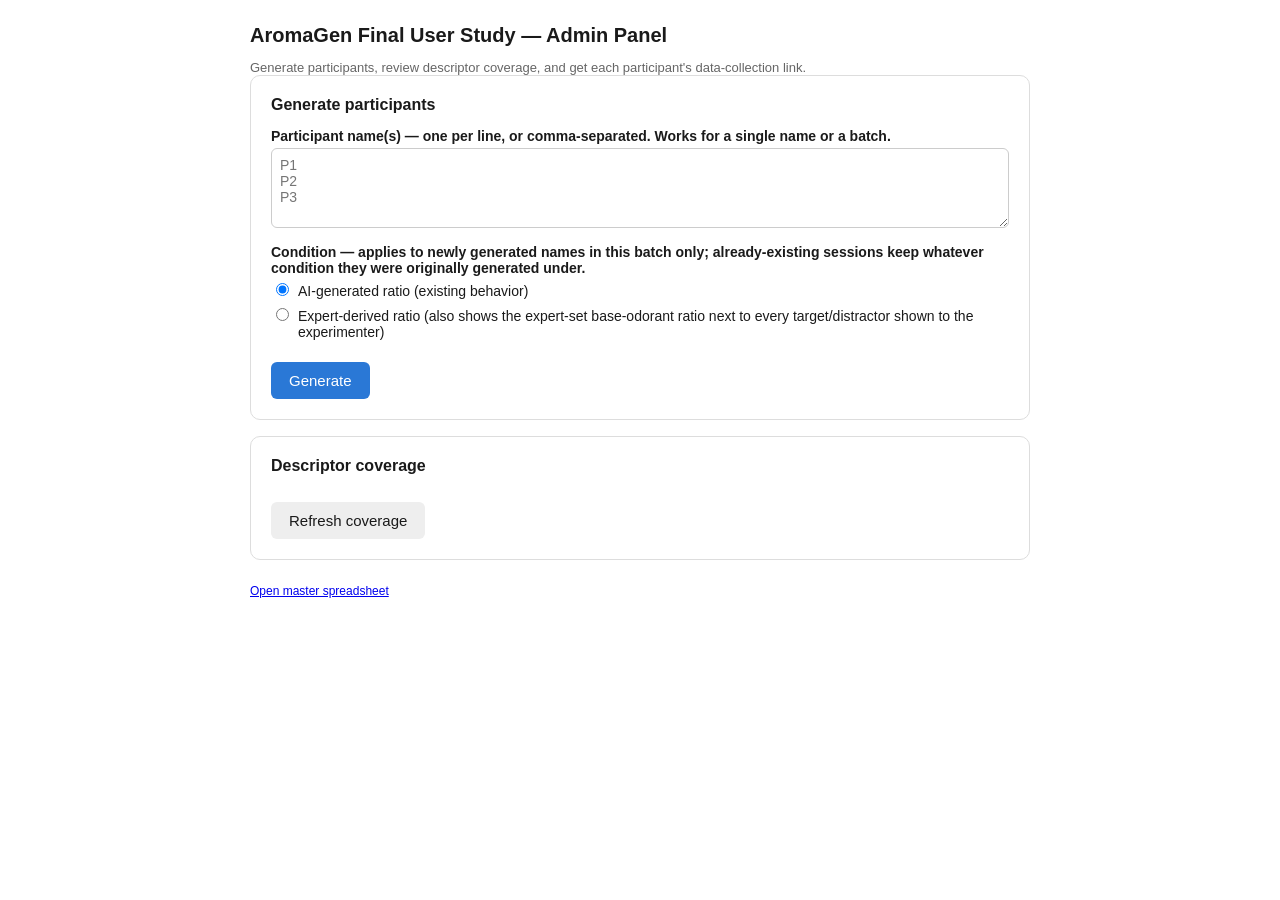
<file: user study/Final User Study/apps_script/AdminPanel.html>
<!DOCTYPE html>
<html>
<head>
  <base target="_top">
  <style>
    body { font-family: -apple-system, BlinkMacSystemFont, "Segoe UI", sans-serif; max-width: 780px; margin: 24px auto; padding: 0 16px; color: #1a1a1a; }
    h1 { font-size: 20px; }
    h2 { font-size: 16px; margin-top: 0; }
    .card { border: 1px solid #ddd; border-radius: 10px; padding: 20px; margin-bottom: 16px; }
    .muted { color: #666; font-size: 13px; }
    label { display: block; margin: 12px 0 4px; font-weight: 600; font-size: 14px; }
    textarea { width: 100%; padding: 8px; font-size: 14px; box-sizing: border-box; border: 1px solid #ccc; border-radius: 6px; min-height: 80px; font-family: inherit; }
    button { background: #2a78d6; color: #fff; border: none; padding: 10px 18px; border-radius: 6px; font-size: 15px; cursor: pointer; margin-top: 14px; }
    button.secondary { background: #eee; color: #1a1a1a; }
    .error { color: #b91c1c; font-size: 13px; margin-top: 8px; }
    table.results { width: 100%; border-collapse: collapse; font-size: 13px; margin-top: 14px; }
    table.results td, table.results th { border: 1px solid #eee; padding: 6px 8px; text-align: left; }
    table.results a { color: #2a78d6; word-break: break-all; }
    .chip { font-size: 11px; padding: 2px 6px; border-radius: 999px; }
    .chip.generated { background: #e3f6e5; color: #146c2e; }
    .chip.already_existed { background: #f0f0f0; color: #555; }
    table.tally { width: 100%; border-collapse: collapse; font-size: 12px; margin-top: 10px; }
    table.tally td, table.tally th { border: 1px solid #eee; padding: 3px 6px; text-align: left; }
    .footer-link { font-size: 12px; color: #888; margin-top: 24px; }
    .condition-toggle { display: flex; flex-direction: column; gap: 6px; margin-top: 4px; }
    .radio-label { display: flex; align-items: baseline; gap: 6px; font-weight: normal; font-size: 14px; margin: 0; }
    .chip.expert { background: #fdf0d5; color: #8a5a00; }
    .chip.ai { background: #e3edfb; color: #1c4f9c; }
  </style>
</head>
<body>
  <h1>AromaGen Final User Study &mdash; Admin Panel</h1>
  <div class="muted">Generate participants, review descriptor coverage, and get each participant's data-collection link.</div>

  <div class="card">
    <h2>Generate participants</h2>
    <label>Participant name(s) &mdash; one per line, or comma-separated. Works for a single name or a batch.</label>
    <textarea id="namesInput" placeholder="P1&#10;P2&#10;P3"></textarea>
    <label>Condition &mdash; applies to newly generated names in this batch only; already-existing sessions keep whatever condition they were originally generated under.</label>
    <div class="condition-toggle">
      <label class="radio-label"><input type="radio" name="condition" value="ai" checked> AI-generated ratio (existing behavior)</label>
      <label class="radio-label"><input type="radio" name="condition" value="expert"> Expert-derived ratio (also shows the expert-set base-odorant ratio next to every target/distractor shown to the experimenter)</label>
    </div>
    <div id="genError" class="error"></div>
    <button id="genBtn" onclick="generate()">Generate</button>
  </div>

  <div id="resultsCard"></div>

  <div class="card">
    <h2>Descriptor coverage</h2>
    <button class="secondary" onclick="loadTally()">Refresh coverage</button>
    <div id="tallyBox"></div>
  </div>

  <div class="footer-link">
    <a href="#" id="showSheet">Open master spreadsheet</a>
  </div>

<script>
function generate() {
  var text = document.getElementById('namesInput').value;
  var condition = document.querySelector('input[name="condition"]:checked').value;
  var err = document.getElementById('genError');
  err.textContent = '';
  document.getElementById('genBtn').disabled = true;
  google.script.run
    .withSuccessHandler(function (results) {
      document.getElementById('genBtn').disabled = false;
      renderResults(results);
    })
    .withFailureHandler(function (e) {
      document.getElementById('genBtn').disabled = false;
      err.textContent = 'Error: ' + (e && e.message ? e.message : e);
    })
    .generateParticipantsBatch(text, condition);
}

var FEEDBACK_TYPE_LABEL = {
  freeform: 'Freeform',
  rating_scale: 'Rating-scale'
};

var CONDITION_LABEL = {
  ai: 'AI-generated',
  expert: 'Expert-derived'
};

function renderResults(results) {
  var rows = results.map(function (r) {
    var chip = '<span class="chip ' + r.status + '">' + (r.status === 'generated' ? 'newly generated' : 'already existed') + '</span>';
    var feedbackType = r.feedbackType ? (FEEDBACK_TYPE_LABEL[r.feedbackType] || r.feedbackType) : '(existing session)';
    var conditionChip = r.condition ? '<span class="chip ' + r.condition + '">' + (CONDITION_LABEL[r.condition] || r.condition) + '</span>' : '&mdash;';
    return '<tr>' +
      '<td>' + escapeHtml(r.name) + '</td>' +
      '<td>' + chip + '</td>' +
      '<td>' + escapeHtml(feedbackType) + '</td>' +
      '<td>' + conditionChip + '</td>' +
      '<td><a href="' + r.link + '" target="_blank">' + r.link + '</a></td>' +
      '</tr>';
  }).join('');

  document.getElementById('resultsCard').innerHTML =
    '<div class="card">' +
    '<h2>Participant links</h2>' +
    '<table class="results"><tr><th>Name</th><th>Status</th><th>Feedback type</th><th>Condition</th><th>Data collection link</th></tr>' +
    rows +
    '</table>' +
    '<p class="muted">Open a participant\'s link when it\'s their turn to run -- it picks up wherever they left off if reopened.</p>' +
    '</div>';
}

function loadTally() {
  google.script.run.withSuccessHandler(function (data) {
    var html = '';
    for (var setId in data) {
      html += '<h3>' + escapeHtml(data[setId].label) + '</h3><table class="tally"><tr><th>Cluster</th><th>Descriptor</th><th>Count</th></tr>';
      data[setId].byCluster.forEach(function (c) {
        c.descriptors.forEach(function (d) {
          html += '<tr><td>' + escapeHtml(c.cluster) + '</td><td>' + escapeHtml(d.descriptor) + '</td><td>' + d.count + '</td></tr>';
        });
      });
      html += '</table>';
    }
    document.getElementById('tallyBox').innerHTML = html;
  }).getPilotTallyForClient();
}

function escapeHtml(s) {
  return String(s).replace(/[&<>"']/g, function (c) {
    return { '&': '&amp;', '<': '&lt;', '>': '&gt;', '"': '&quot;', "'": '&#39;' }[c];
  });
}

document.getElementById('showSheet').addEventListener('click', function (e) {
  e.preventDefault();
  google.script.run.withSuccessHandler(function (url) { window.open(url, '_blank'); }).getMasterSpreadsheetUrlForClient();
});
</script>
</body>
</html>
</file>
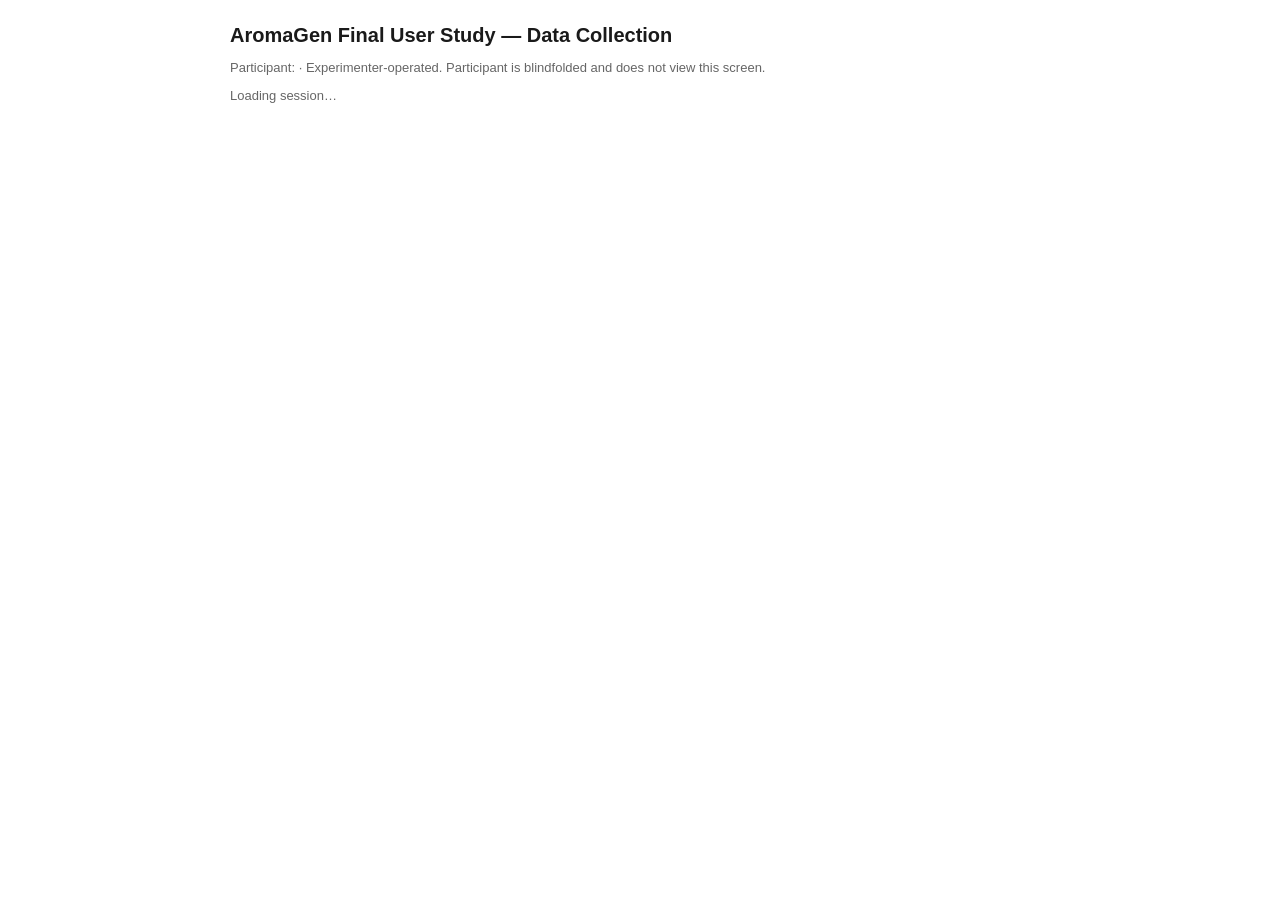
<file: user study/Final User Study/apps_script/DataCollection.html>
<!DOCTYPE html>
<html>
<head>
  <base target="_top">
  <style>
    body { font-family: -apple-system, BlinkMacSystemFont, "Segoe UI", sans-serif; max-width: 820px; margin: 24px auto; padding: 0 16px; color: #1a1a1a; }
    h1 { font-size: 20px; }
    h2 { font-size: 17px; margin-top: 0; }
    h3 { font-size: 14px; margin: 0 0 4px; }
    .card { border: 1px solid #ddd; border-radius: 10px; padding: 20px; margin-bottom: 16px; }
    .muted { color: #666; font-size: 13px; }
    label { display: block; margin: 12px 0 4px; font-weight: 600; font-size: 14px; }
    input[type=text], input[type=number], textarea { width: 100%; padding: 8px; font-size: 15px; box-sizing: border-box; border: 1px solid #ccc; border-radius: 6px; font-family: inherit; }
    textarea { min-height: 60px; }
    button { background: #2a78d6; color: #fff; border: none; padding: 10px 18px; border-radius: 6px; font-size: 15px; cursor: pointer; margin-top: 14px; }
    button:disabled { background: #aac4e8; cursor: not-allowed; }
    button.secondary { background: #eee; color: #1a1a1a; }
    button.danger-btn { background: #c0392b; color: #fff; }
    button.danger-btn:hover { background: #a5281b; }
    button.small { padding: 4px 10px; font-size: 13px; margin: 0; }
    .option-row { display: flex; flex-wrap: wrap; align-items: baseline; gap: 8px; padding: 6px 0; border-bottom: 1px solid #eee; }
    .option-slot { font-weight: 700; width: 22px; }
    .option-kind { font-size: 12px; padding: 2px 6px; border-radius: 4px; background: #f0f0f0; }
    .option-kind.aromagen_target, .option-kind.aromagen_near { background: #e3edfb; color: #1c4f9c; }
    .option-kind.real_near { background: #f5eee0; color: #8a5a00; }
    .target-word { font-size: 26px; font-weight: 800; margin: 4px 0 2px; }
    .progress { font-size: 13px; color: #666; margin-bottom: 8px; }
    .odorant-list { columns: 2; font-size: 14px; }
    .target-list { font-size: 13px; columns: 2; }
    .countdown { font-size: 14px; color: #b45309; margin-top: 10px; }
    .error { color: #b91c1c; font-size: 13px; margin-top: 8px; }
    .round-block { border: 1px solid #e2e2e2; border-radius: 8px; padding: 14px; margin-top: 14px; }
    .round-block.done { background: #f7faf7; }
    .round-block.active { background: #fbfdff; border-color: #b9d4f2; }
    .round-title { font-weight: 700; font-size: 14px; margin-bottom: 6px; }
    .round-readonly { font-size: 13px; }
    .round-readonly div { margin-bottom: 3px; }

    /* Rating-scale odorant rows -- redesigned for readability */
    .ratio-card { border: 1px solid #eee; border-radius: 8px; padding: 10px 12px; margin: 8px 0; }
    .ratio-card-header { display: flex; justify-content: space-between; align-items: baseline; margin-bottom: 6px; }
    .ratio-card .odorant-name { font-weight: 700; font-size: 14px; }
    .ratio-card .odorant-desc { font-size: 12px; color: #777; margin-bottom: 8px; }
    .ratio-card-value { font-weight: 700; font-size: 14px; color: #2a78d6; }
    .ratio-controls { display: flex; align-items: center; gap: 10px; }
    .ratio-btn { flex: 0 0 auto; width: 34px; height: 34px; border-radius: 50%; border: 1px solid #ccc; background: #f5f5f5; font-size: 18px; font-weight: 700; line-height: 1; cursor: pointer; display: flex; align-items: center; justify-content: center; padding: 0; margin: 0; color: #1a1a1a; }
    .ratio-btn:hover { background: #e8e8e8; }
    .ratio-slider { flex: 0 0 50%; height: 28px; }
    .sum-line { font-size: 13px; font-weight: 700; margin-top: 10px; }
    .sum-line.ok { color: #1a7a3a; }
    .sum-line.bad { color: #b91c1c; }
    .ratio-preview { font-size: 12px; margin: 4px 0 0; min-height: 15px; }
    .ratio-preview.ok { color: #1a7a3a; }
    .ratio-preview.bad { color: #b91c1c; }
    .composition-sentence { font-size: 13px; background: #f5f7fa; border-radius: 6px; padding: 10px 12px; margin-top: 10px; line-height: 1.5; }
    .expert-ratio { font-size: 12px; color: #8a5a00; background: #fdf0d5; border-radius: 4px; padding: 2px 8px; display: inline-block; margin-top: 3px; }
    .expert-ratio-missing { color: #999; background: #f0f0f0; }
  </style>
</head>
<body>
  <h1>AromaGen Final User Study &mdash; Data Collection</h1>
  <div class="muted">Participant: <strong><?= pid ?></strong> &middot; Experimenter-operated. Participant is blindfolded and does not view this screen.</div>

  <div id="app"><p class="muted">Loading session&hellip;</p></div>

<script>
var currentParticipant = <?!= JSON.stringify(pid) ?>;

function renderView(view) {
  if (!view.found) {
    document.getElementById('app').innerHTML = '<div class="card error">No session found for this participant. Return to the admin panel and generate them first.</div>';
    return;
  }
  if (view.screen === 'briefing') return renderBriefing(view);
  if (view.screen === 'cartridge_check') return renderCartridgeCheck(view);
  if (view.screen === 'trial') return renderTrial(view);
  if (view.screen === 'feedback') return renderFeedback(view);
  if (view.screen === 'section2_briefing') return renderSection2Briefing(view);
  if (view.screen === 'section2_intake') return renderSection2Intake(view);
  if (view.screen === 'section2_feedback') return renderSection2Feedback(view);
  if (view.screen === 'done') return renderDone(view);
}

function showError(err) {
  var box = document.getElementById('app');
  var div = document.createElement('div');
  div.className = 'error';
  div.textContent = 'Error: ' + (err && err.message ? err.message : err);
  box.prepend(div);
}

function renderBriefing(view) {
  document.getElementById('app').innerHTML =
    '<div class="card">' +
    '<h2>Section 1 of 2 &mdash; Briefing</h2>' +
    '<p>Read to the participant (adapt to your own words as needed):</p>' +
    '<p><em>"Thank you for taking part in this study. You\'ll be smelling a series of scents. ' +
    'For each one, I\'ll tell you a word describing a target smell, let you smell a reference example, ' +
    'and ask how familiar it is to you. Then I\'ll present three different scents one at a time, and I\'d ' +
    'like you to tell me which one best matches the target word and reference smell you were given. ' +
    'You\'ll also rate how confident you are in each choice. Afterward, I\'ll ask you to compare the real ' +
    'smell and the device\'s version again, rate how similar they are, and -- if you\'d like -- give feedback ' +
    'so the device can try to get closer, which we may repeat a few times. There will be a short break between ' +
    'each item. You\'ll be blindfolded for the smelling portion. There are no right or wrong answers we\'re ' +
    'testing you on personally -- we\'re evaluating the scents themselves. Let me know if you have any ' +
    'questions before we begin."</em></p>' +
    '<p class="muted">Once the participant is blindfolded and ready, click Next.</p>' +
    '<button onclick="submitAck(\'briefing\')">Next</button>' +
    '<button type="button" class="danger-btn" style="margin-left:10px;" onclick="skipToSection2_()">TEST ONLY: Skip to Section 2 (Freeform Creation)</button>' +
    '</div>';
}

function skipToSection2_() {
  if (!confirm('This skips all of Section 1 and jumps straight to Section 2 (Freeform Aroma Recreation) -- for testing that section in isolation only. Not for real sessions. Continue?')) return;
  google.script.run.withSuccessHandler(renderView).withFailureHandler(showError).skipToSection2ForTesting(currentParticipant);
}

function renderCartridgeCheck(view) {
  var odorantsHtml = '<div class="odorant-list"><ol>' +
    view.odorants.map(function (o) { return '<li>' + escapeHtml(o) + '</li>'; }).join('') +
    '</ol></div>';
  var isExpertCheck = view.condition === 'expert';
  var targetsHtml = '<div class="target-list"><ol>' +
    view.targets.map(function (t) {
      return '<li>' + escapeHtml(t.target) + ' <span class="muted">(' + escapeHtml(t.cluster) + ')</span>' +
        (isExpertCheck ? expertRatioHtml_(t.expertRatio) : '') +
        '</li>';
    }).join('') +
    '</ol></div>';

  document.getElementById('app').innerHTML =
    '<div class="card">' +
    '<h2>Section 1 of 2 &mdash; Cartridge check</h2>' +
    '<p>Confirm the physical device cartridge is loaded with the fixed odorant set below before starting.</p>' +
    odorantsHtml +
    '<p><strong>All ' + view.targets.length + ' target descriptors this session (sanity check):</strong></p>' +
    targetsHtml +
    '<button onclick="submitAck(\'cartridge_check\')">Start</button>' +
    '</div>';
}

function submitAck(kind) {
  var fn = kind === 'briefing' ? 'submitBriefingAck' : 'submitCartridgeCheckAck';
  google.script.run.withSuccessHandler(renderView).withFailureHandler(showError)[fn](currentParticipant);
}

// ---- Section 2: Freeform Aroma Recreation ----

function renderSection2Briefing(view) {
  document.getElementById('app').innerHTML =
    '<div class="card">' +
    '<h2>Section 2 of 2 &mdash; Briefing</h2>' +
    '<p>Read to the participant (adapt to your own words as needed):</p>' +
    '<p><em>"For this next part, you get to choose. Five times, think of a favourite food, beverage, ' +
    'perfume, memory, scene, or even an abstract concept -- any smell you like, however you\'d describe ' +
    'it -- something we haven\'t already covered. Tell me what it is, and I\'ll have the device try to ' +
    'recreate it for you. Once you smell it, you can give feedback to help ' +
    'the device get closer to what you had in mind, and we can repeat that a few times if you\'d like. ' +
    'We\'ll do this five times in total, each with a new smell of your choosing. There are no right or ' +
    'wrong answers here -- I just want to know what you think it smells like."</em></p>' +
    '<p class="muted">Once the participant has told you what they\'d like and you\'re ready, click Next.</p>' +
    '<button onclick="submitSection2BriefingAck_()">Next</button>' +
    '</div>';
}

function submitSection2BriefingAck_() {
  google.script.run.withSuccessHandler(renderView).withFailureHandler(showError).submitSection2BriefingAck(currentParticipant);
}

function renderSection2Intake(view) {
  document.getElementById('app').innerHTML =
    '<div class="card">' +
    '<div class="progress">Section 2 of 2 &middot; Freeform creation ' + view.creationNumber + ' of ' + view.totalCreations + '</div>' +
    '<h2>Freeform creation</h2>' +
    '<p>Ask the participant what they\'d like AromaGen to create, then trigger that composition on the ' +
    'actual AromaGen app/device (this control panel cannot do it for you).</p>' +

    '<label>What did the participant ask AromaGen to create? (their own words)</label>' +
    '<textarea id="section2RequestText" placeholder="e.g. the smell of my grandmother\'s kitchen at Christmas"></textarea>' +

    '<label>AromaGen\'s base odorant ratio for this creation (read off the AromaGen frontend, e.g. "Vanilla &middot; 60% Orange &middot; 40%")</label>' +
    '<input type="text" id="section2LlmRatioText" placeholder="Vanilla &middot; 60% Orange &middot; 40%" oninput="updateRatioPreview_(\'section2LlmRatioText\', \'section2LlmRatioPreview\')">' +
    '<div class="ratio-preview" id="section2LlmRatioPreview"></div>' +
    '<p class="muted" style="margin-top:2px;">Used to auto-fill the rating-scale feedback screen\'s starting sliders, if that\'s this participant\'s feedback condition.</p>' +

    '<label>Rating in the first round (1 = extremely dissimilar/not a match, 7 = extremely similar/exact match)</label>' +
    '<input type="number" id="section2InitialRating" min="1" max="7" step="1">' +

    '<div id="section2IntakeError" class="error"></div>' +
    '<button id="section2IntakeSubmitBtn" onclick="submitSection2Intake_()">Submit &amp; continue to feedback</button>' +
    '</div>';
  window.__ratioOdorantNames = view.odorantNames || [];
}

function submitSection2Intake_() {
  var requestText = (document.getElementById('section2RequestText').value || '').trim();
  var llmRatioText = document.getElementById('section2LlmRatioText').value || '';
  var initialRating = Number(document.getElementById('section2InitialRating').value);
  var err = document.getElementById('section2IntakeError');
  if (!requestText) { err.textContent = 'Enter what the participant asked AromaGen to create.'; return; }
  if (!(initialRating >= 1 && initialRating <= 7)) { err.textContent = 'Rating in the first round must be 1-7.'; return; }
  err.textContent = '';

  document.getElementById('section2IntakeSubmitBtn').disabled = true;
  google.script.run.withSuccessHandler(renderView).withFailureHandler(function (e) {
    document.getElementById('section2IntakeSubmitBtn').disabled = false;
    showError(e);
  }).submitSection2Intake(currentParticipant, requestText, llmRatioText, initialRating);
}

var KIND_LABEL = {
  aromagen_target: 'AromaGen device composition',
  aromagen_near: 'AromaGen device composition',
  real_near: 'Real physical object'
};

function renderTrial(view) {
  var isExpert = view.condition === 'expert';
  var optionsHtml = view.options.map(function (opt, i) {
    return '<div class="option-row">' +
      '<span class="option-slot">' + (i + 1) + '.</span>' +
      '<span class="option-kind ' + opt.kind + '">' + KIND_LABEL[opt.kind] + '</span>' +
      '<span>' + escapeHtml(opt.word) + '</span>' +
      (isExpert && opt.kind !== 'real_near' ? expertRatioHtml_(opt.expertRatio) : '') +
      '</div>';
  }).join('');

  document.getElementById('app').innerHTML =
    '<div class="card">' +
    '<div class="progress">Section 1 of 2 &middot; Trial ' + view.trialNumber + ' of ' + view.totalTrials + '</div>' +
    '<div class="target-word">' + escapeHtml(view.target) + '</div>' +
    '<div class="muted">Cluster: ' + escapeHtml(view.cluster) + '</div>' +
    (isExpert ? expertRatioHtml_(view.targetExpertRatio) : '') +

    '<h2 style="margin-top:20px;">Step 1</h2>' +
    '<p>Present a <strong>real physical example</strong> of &ldquo;' + escapeHtml(view.target) + '&rdquo; directly to the participant to smell.</p>' +
    '<label>Familiarity with this smell (1 = not at all familiar, 7 = extremely familiar)</label>' +
    '<input type="number" id="familiarity" min="1" max="7" step="1">' +

    '<h2 style="margin-top:20px;">Step 2</h2>' +
    '<p>Present the following 3 smells to the participant, one at a time, in this order:</p>' +
    optionsHtml +
    '<p class="muted">Options tagged &ldquo;AromaGen device composition&rdquo; must be triggered by you on the actual AromaGen app/device (this control panel cannot do it for you) using the word shown.</p>' +

    '<label>AromaGen\'s base odorant ratio for this trial\'s target reconstruction (read off the AromaGen frontend, e.g. "Vanilla &middot; 60% Orange &middot; 40%")</label>' +
    '<input type="text" id="llmRatioText" placeholder="Vanilla &middot; 60% Orange &middot; 40%" oninput="updateRatioPreview_(\'llmRatioText\', \'llmRatioPreview\')">' +
    '<div class="ratio-preview" id="llmRatioPreview"></div>' +
    '<p class="muted" style="margin-top:2px;">Used to auto-fill the rating-scale feedback screen\'s starting sliders for this trial, if that\'s this participant\'s feedback condition.</p>' +

    '<label>Which numbered smell did the participant pick? (1-3)</label>' +
    '<input type="number" id="selectedSlot" min="1" max="3" step="1">' +

    '<label>Participant\'s confidence in that choice (1 = not at all confident, 7 = extremely confident)</label>' +
    '<input type="number" id="confidence" min="1" max="7" step="1">' +

    '<div id="trialError" class="error"></div>' +
    '<button id="submitTrialBtn" onclick="submitTrial()">Submit &amp; continue to feedback</button>' +
    '</div>';
  window.__ratioOdorantNames = view.odorantNames || [];
}

function submitTrial() {
  var fam = Number(document.getElementById('familiarity').value);
  var sel = Number(document.getElementById('selectedSlot').value);
  var conf = Number(document.getElementById('confidence').value);
  var llmRatioText = document.getElementById('llmRatioText').value || '';
  var err = document.getElementById('trialError');
  err.textContent = '';
  if (!(fam >= 1 && fam <= 7)) { err.textContent = 'Familiarity must be 1-7.'; return; }
  if (!(sel >= 1 && sel <= 3)) { err.textContent = 'Selected smell must be 1-3.'; return; }
  if (!(conf >= 1 && conf <= 7)) { err.textContent = 'Confidence must be 1-7.'; return; }

  document.getElementById('submitTrialBtn').disabled = true;
  google.script.run.withSuccessHandler(renderView).withFailureHandler(function (e) {
    document.getElementById('submitTrialBtn').disabled = false;
    showError(e);
  }).submitTrial(currentParticipant, fam, sel, conf, llmRatioText);
}

// ---- Live "Parsed as:" preview for the ratio text fields ----
// Mirrors parseRatioText_ (PilotData.gs) exactly -- same two regexes tried
// in the same order (name-then-number, falling back to number-then-name),
// same required '%' sign -- so what the experimenter sees here is exactly
// what will be used to auto-initialize the rating-scale sliders on the
// next screen. Lets a typo or unexpected format get caught immediately
// instead of silently falling back to an even split later.
function parseRatioTextClient_(text, names) {
  var ratios = {};
  if (!text) return ratios;
  names.forEach(function (name) {
    var escaped = name.replace(/[.*+?^${}()|[\]\\]/g, '\\$&');
    var numberPattern = '(\\d+(?:\\.\\d+)?)\\s*%';
    var afterRe = new RegExp(escaped + '\\s*[\\u00b7:()-]?\\s*' + numberPattern, 'i');
    var beforeRe = new RegExp(numberPattern + '\\s*[\\u00b7:()-]?\\s*' + escaped, 'i');
    var m = text.match(afterRe) || text.match(beforeRe);
    if (m) {
      var v = Math.max(0, Math.min(1, Number(m[1]) / 100));
      ratios[name] = Math.round(v * 100) / 100;
    }
  });
  return ratios;
}

function updateRatioPreview_(inputId, previewId) {
  var input = document.getElementById(inputId);
  var preview = document.getElementById(previewId);
  if (!input || !preview) return;
  var text = input.value || '';
  var names = window.__ratioOdorantNames || [];
  if (!text.trim()) { preview.textContent = ''; preview.className = 'ratio-preview'; return; }

  var ratios = parseRatioTextClient_(text, names);
  var parts = Object.keys(ratios).map(function (name) { return name + ' ' + Math.round(ratios[name] * 100) + '%'; });
  if (parts.length === 0) {
    preview.textContent = 'Parsed as: nothing recognized yet -- check odorant names and that each has a "%" sign.';
    preview.className = 'ratio-preview bad';
    return;
  }
  var sum = Object.keys(ratios).reduce(function (s, name) { return s + ratios[name]; }, 0);
  var sumPct = Math.round(sum * 100);
  preview.textContent = 'Parsed as: ' + parts.join(', ') + ' (sum ' + sumPct + '%, others 0%)';
  preview.className = 'ratio-preview ' + (Math.abs(sum - 1) < 0.005 ? 'ok' : 'bad');
}

// ---- Feedback screen ----
// Shared between Section 1 (per-trial feedback, mode 'section1') and
// Section 2 (the single freeform creation's feedback, mode 'section2') --
// same UI shape (initial rating -> up to MAX_FEEDBACK_ROUNDS rounds,
// freeform or rating-scale per the participant's counterbalanced
// feedback_type), just different RPC endpoints and instruction text since
// Section 2 has no real physical reference to compare against.

function renderFeedback(view) {
  var html = '<div class="card">' +
    '<div class="progress">Trial ' + view.trialNumber + ' of ' + view.totalTrials + ' &middot; Feedback condition: ' +
    '<strong>' + escapeHtml(view.feedbackTypeLabel) + '</strong></div>' +
    '<div class="target-word">' + escapeHtml(view.target) + '</div>' +
    '<div class="muted">Cluster: ' + escapeHtml(view.cluster) + '</div>' +
    (view.condition === 'expert' ? expertRatioHtml_(view.targetExpertRatio) : '');

  if (!view.initialSimilaritySubmitted) {
    html += renderInitialSimilarityForm_(view.llmRatioText);
  } else {
    html += '<p class="muted" style="margin-top:16px;">Initial similarity recorded: <strong>' + view.initialSimilarity + ' / 7</strong></p>';
    html += renderFeedbackRoundsCore_(view, 'section1');
  }

  html += '</div>';
  document.getElementById('app').innerHTML = html;
  if (view.initialSimilaritySubmitted) wireUpFeedbackRoundForm_(view, 'section1');
}

function renderInitialSimilarityForm_(llmRatioText) {
  var ratioHtml = llmRatioText
    ? '<div class="composition-sentence"><strong>AromaGen\'s generated ratio for this target</strong> (as entered on the trial screen) &mdash; use this to reliably re-trigger the exact same composition on the device: ' + escapeHtml(llmRatioText) + '</div>'
    : '<p class="muted">No ratio was recorded for this target on the trial screen.</p>';
  return '<h2 style="margin-top:20px;">Initial similarity</h2>' +
    '<p>Present the <strong>real physical reference</strong> to the participant again, then the ' +
    '<strong>original AromaGen target reconstruction</strong>. Ask: how similar are these two smells?</p>' +
    ratioHtml +
    '<label>Perceptual similarity (1 = extremely dissimilar, 7 = extremely similar)</label>' +
    '<input type="number" id="initialSimilarity" min="1" max="7" step="1">' +
    '<div id="initialSimError" class="error"></div>' +
    '<button onclick="submitInitialSimilarity_()">Submit initial similarity</button>';
}

function submitInitialSimilarity_() {
  var val = Number(document.getElementById('initialSimilarity').value);
  var err = document.getElementById('initialSimError');
  if (!(val >= 1 && val <= 7)) { err.textContent = 'Must be 1-7.'; return; }
  err.textContent = '';
  google.script.run.withSuccessHandler(renderView).withFailureHandler(showError)
    .submitInitialSimilarity(currentParticipant, val);
}

// ---- Section 2 feedback screen (freeform creation) ----

function renderSection2Feedback(view) {
  var html = '<div class="card">' +
    '<div class="progress">Section 2 of 2 &middot; Freeform creation ' + view.creationNumber + ' of ' + view.totalCreations + ' &middot; Feedback condition: ' +
    '<strong>' + escapeHtml(view.feedbackTypeLabel) + '</strong></div>' +
    '<div class="muted">Participant asked for:</div>' +
    '<div class="target-word" style="font-size:19px;">&ldquo;' + escapeHtml(view.requestText) + '&rdquo;</div>';

  // No initial-rating step here (unlike Section 1) -- straight into
  // feedback round 1 after intake, since there's no real physical
  // reference yet to rate against at this point.
  html += renderFeedbackRoundsCore_(view, 'section2');

  html += '</div>';
  document.getElementById('app').innerHTML = html;
  wireUpFeedbackRoundForm_(view, 'section2');
}

// ---- Shared round-list rendering + wiring (both sections) ----

function renderFeedbackRoundsCore_(view, mode) {
  var html = '<h2 style="margin-top:20px;">Feedback rounds (up to ' + view.maxRounds + ')</h2>' +
    '<p class="muted">Each round: the participant gives feedback (via AromaGen\'s real iterative-feedback ' +
    'function in its frontend), you enter/adjust what happened here, then record a fresh rating. ' +
    'Not all ' + view.maxRounds + ' rounds are required -- finish whenever the participant is done.</p>';

  // Already-submitted rounds, read-only with an Edit button.
  view.roundsSoFar.forEach(function (r) {
    html += '<div class="round-block done" id="roundBlock_' + r.roundNumber + '">' +
      '<div class="round-title">Feedback ' + r.roundNumber + ' <span class="muted">(saved)</span> ' +
      '<button class="secondary small" onclick="editRound_(' + r.roundNumber + ', \'' + mode + '\')">Edit</button></div>' +
      '<div class="round-readonly">' +
      (view.feedbackType === 'freeform'
        ? '<div><strong>Feedback text:</strong> ' + escapeHtml(r.inputText) + '</div>' +
          '<div><strong>Resulting composition:</strong> ' + escapeHtml(r.resultingCompositionJson) + '</div>'
        : '<div><strong>Ratios:</strong> ' + escapeHtml(r.ratiosJson) + '</div>') +
      '<div><strong>Rating:</strong> ' + r.similarity + ' / 7</div>' +
      '</div></div>';
  });

  // Next round to fill in, if under the cap.
  if (view.nextRoundNumber <= view.maxRounds) {
    html += '<div class="round-block active" id="roundBlock_' + view.nextRoundNumber + '">' +
      '<div class="round-title">Feedback ' + view.nextRoundNumber + '</div>' +
      '<div id="roundForm_' + view.nextRoundNumber + '"></div>' +
      '</div>';
  }

  var finishFn = mode === 'section2' ? 'finishSection2Feedback_' : 'finishTrialFeedback_';
  var finishLabel = mode === 'section2' ? 'Finish this creation &amp; continue' : 'Finish this trial &amp; continue';
  html += '<div id="feedbackError" class="error"></div>' +
    '<button id="finishTrialBtn" onclick="' + finishFn + '()">' + finishLabel + '</button>';

  return html;
}

function wireUpFeedbackRoundForm_(view, mode) {
  if (view.nextRoundNumber > view.maxRounds) return;
  var container = document.getElementById('roundForm_' + view.nextRoundNumber);
  if (!container) return;
  if (view.feedbackType === 'freeform') {
    renderFreeformRoundForm_(container, view.nextRoundNumber, mode);
  } else {
    renderRatingScaleRoundForm_(container, view.nextRoundNumber, view.odorants, view.defaultRatios, mode);
  }
}

function renderFreeformRoundForm_(container, roundNumber, mode) {
  container.innerHTML =
    '<label>What did the participant say? (free text -- reflects AromaGen\'s real iterative-feedback interaction; edit as needed)</label>' +
    '<textarea id="roundInput_' + roundNumber + '"></textarea>' +
    '<label>Resulting base odorants + ratios (read off the AromaGen frontend after this feedback was applied)</label>' +
    '<textarea id="roundResult_' + roundNumber + '" placeholder="e.g. Vanilla 0.6, Orange 0.4"></textarea>' +
    '<label>Rating after this round (1 = extremely dissimilar/not a match, 7 = extremely similar/exact match)</label>' +
    '<input type="number" id="roundSim_' + roundNumber + '" min="1" max="7" step="1">' +
    '<button onclick="submitFreeformRound_(' + roundNumber + ', \'' + mode + '\')">Save Feedback ' + roundNumber + '</button>';
}

function submitFreeformRound_(roundNumber, mode) {
  var text = document.getElementById('roundInput_' + roundNumber).value;
  var result = document.getElementById('roundResult_' + roundNumber).value;
  var sim = Number(document.getElementById('roundSim_' + roundNumber).value);
  var err = document.getElementById('feedbackError');
  if (!(sim >= 1 && sim <= 7)) { err.textContent = 'Rating must be 1-7.'; return; }
  err.textContent = '';
  var fn = mode === 'section2' ? 'submitSection2FeedbackRound' : 'submitFeedbackRound';
  google.script.run.withSuccessHandler(renderView).withFailureHandler(showError)
    [fn](currentParticipant, roundNumber, text, '', result, sim);
}

// ---- Rating-scale round: redesigned UI ----
// - sliders auto-initialize from this trial's llm_generated_base_odorant_ratio
//   text (captured on the trial screen, parsed server-side -- see
//   startingRatiosForTrial_ in PilotEngine.gs); no manual paste step needed
// - one readable card per odorant: name + description on top, then a row
//   with [-] [====slider (~50% width)====] [+] (slider is the widest
//   element and the ONLY way to set the value -- no free-text number entry)
// - cards are ordered by CURRENT ratio value, highest first, ties broken
//   alphabetically -- NOT a fixed odorant order. Re-sorted after every
//   discrete edit (+/- click, slider release, Normalize), but NOT on every
//   'input' tick while a slider is actively being dragged (that would
//   destroy/recreate the DOM node under the mouse mid-drag and break the
//   gesture) -- see onRatioSliderChange_ (live, no resort) vs
//   onRatioSliderCommit_ (fires on release, resorts).
// - element IDs are keyed by each odorant's ORIGINAL index in the
//   `odorants` array (stable regardless of visual sort order), stored as
//   data-orig-index on each card so collectRatios_/normalizeRatios_ can
//   look values up without depending on DOM position.
// - a live composition-sentence field: "Can you make X odorant x%, ..."

function ratioCardHtml_(roundNumber, name, description, origIndex, val) {
  return '<div class="ratio-card" data-name="' + escapeHtml(name) + '" data-orig-index="' + origIndex + '">' +
    '<div class="ratio-card-header">' +
    '<div><div class="odorant-name">' + escapeHtml(name) + '</div>' +
    '<div class="odorant-desc">' + escapeHtml(description) + '</div></div>' +
    '<div class="ratio-card-value" id="ratioPct_' + roundNumber + '_' + origIndex + '">' + Math.round(val * 100) + '%</div>' +
    '</div>' +
    '<div class="ratio-controls">' +
    '<button type="button" class="ratio-btn" onclick="bumpRatio_(' + roundNumber + ', ' + origIndex + ', -0.05)">&minus;</button>' +
    '<input type="range" class="ratio-slider" id="ratioSlider_' + roundNumber + '_' + origIndex + '" min="0" max="1" step="0.05" value="' + val + '" ' +
    'oninput="onRatioSliderChange_(' + roundNumber + ', ' + origIndex + ')" onchange="onRatioSliderCommit_(' + roundNumber + ', ' + origIndex + ')">' +
    '<button type="button" class="ratio-btn" onclick="bumpRatio_(' + roundNumber + ', ' + origIndex + ', 0.05)">+</button>' +
    '</div></div>';
}

// Sorts `odorants` (each {name, description}, index = stable origIndex) by
// `ratios[name]` descending, ties broken alphabetically by name.
function ratioCardsSortedHtml_(roundNumber, odorants, ratios) {
  var withValues = odorants.map(function (o, origIndex) {
    return { name: o.name, description: o.description, origIndex: origIndex, value: ratios[o.name] !== undefined ? ratios[o.name] : 0 };
  });
  withValues.sort(function (a, b) {
    if (b.value !== a.value) return b.value - a.value;
    return a.name < b.name ? -1 : (a.name > b.name ? 1 : 0);
  });
  return withValues.map(function (o) {
    return ratioCardHtml_(roundNumber, o.name, o.description, o.origIndex, o.value);
  }).join('');
}

// Re-reads current values, re-sorts, and rebuilds just the cards container
// (not the whole form) -- called after any discrete edit.
function resortRatioCards_(roundNumber) {
  var odorants = (window.__ratioOdorantsByRound || {})[roundNumber];
  var cardsContainer = document.getElementById('ratioCards_' + roundNumber);
  if (!odorants || !cardsContainer) return;
  var result = collectRatios_(roundNumber, odorants.length);
  cardsContainer.innerHTML = ratioCardsSortedHtml_(roundNumber, odorants, result.ratios);
}

function renderRatingScaleRoundForm_(container, roundNumber, odorants, defaultRatios, mode) {
  window.__ratioOdorantsByRound = window.__ratioOdorantsByRound || {};
  window.__ratioOdorantsByRound[roundNumber] = odorants;

  container.innerHTML =
    '<label style="margin-top:0;">Sliders start from the ratio you entered on the trial screen for this target ' +
    '(edit here if AromaGen\'s frontend shows something slightly different, then refine per participant feedback). ' +
    'Rows are ordered by ratio, highest first (ties alphabetical) -- the order updates as you adjust values:</label>' +
    '<div id="ratioCards_' + roundNumber + '">' + ratioCardsSortedHtml_(roundNumber, odorants, defaultRatios) + '</div>' +
    '<div class="sum-line" id="sumLine_' + roundNumber + '"></div>' +
    '<button type="button" class="secondary small" onclick="normalizeRatios_(' + roundNumber + ', ' + odorants.length + ')">Normalize to 100%</button>' +
    '<label>New composition request (auto-generated -- copy this into AromaGen\'s textual feedback box)</label>' +
    '<div class="composition-sentence" id="compositionSentence_' + roundNumber + '"></div>' +
    '<label style="margin-top:16px;">Rating after this round (1 = extremely dissimilar/not a match, 7 = extremely similar/exact match)</label>' +
    '<input type="number" id="roundSim_' + roundNumber + '" min="1" max="7" step="1">' +
    '<div id="ratioError_' + roundNumber + '" class="error"></div>' +
    '<button id="saveRatioBtn_' + roundNumber + '" onclick="submitRatingScaleRound_(' + roundNumber + ', ' + odorants.length + ', \'' + mode + '\')">Save Feedback ' + roundNumber + '</button>';

  updateSumLine_(roundNumber, odorants.length);
  updateCompositionSentence_(roundNumber, odorants.length);
}

function setRatioValue_(roundNumber, i, val) {
  document.getElementById('ratioSlider_' + roundNumber + '_' + i).value = val;
  document.getElementById('ratioPct_' + roundNumber + '_' + i).textContent = Math.round(val * 100) + '%';
}

// Fires on every 'input' tick while a slider is being dragged -- live value
// update only, no re-sort (re-sorting would rebuild the DOM node under the
// mouse mid-drag and break the gesture).
function onRatioSliderChange_(roundNumber, i) {
  var slider = document.getElementById('ratioSlider_' + roundNumber + '_' + i);
  var v = Number(slider.value);
  setRatioValue_(roundNumber, i, v);
  updateSumLineForRow_(roundNumber, i);
  updateCompositionSentenceForRow_(roundNumber, i);
}

// Fires once on 'change' (slider released) -- safe to re-sort now.
function onRatioSliderCommit_(roundNumber, i) {
  resortRatioCards_(roundNumber);
}

function bumpRatio_(roundNumber, i, delta) {
  var slider = document.getElementById('ratioSlider_' + roundNumber + '_' + i);
  var v = Math.max(0, Math.min(1, Math.round((Number(slider.value) + delta) * 100) / 100));
  setRatioValue_(roundNumber, i, v);
  updateSumLineForRow_(roundNumber, i);
  updateCompositionSentenceForRow_(roundNumber, i);
  resortRatioCards_(roundNumber);
}

function updateSumLineForRow_(roundNumber, i) {
  var container = document.getElementById('roundForm_' + roundNumber);
  var n = container ? container.querySelectorAll('.ratio-card').length : 0;
  updateSumLine_(roundNumber, n);
}

function updateCompositionSentenceForRow_(roundNumber, i) {
  var container = document.getElementById('roundForm_' + roundNumber);
  var n = container ? container.querySelectorAll('.ratio-card').length : 0;
  updateCompositionSentence_(roundNumber, n);
}

function collectRatios_(roundNumber, n) {
  var ratios = {};
  var container = document.getElementById('roundForm_' + roundNumber);
  var rows = container.querySelectorAll('.ratio-card');
  var sum = 0;
  rows.forEach(function (row) {
    var name = row.getAttribute('data-name');
    var idx = row.getAttribute('data-orig-index');
    var slider = document.getElementById('ratioSlider_' + roundNumber + '_' + idx);
    var v = Number(slider.value) || 0;
    ratios[name] = v;
    sum += v;
  });
  return { ratios: ratios, sum: Math.round(sum * 1000) / 1000 };
}

function updateSumLine_(roundNumber, n) {
  var result = collectRatios_(roundNumber, n);
  var line = document.getElementById('sumLine_' + roundNumber);
  if (!line) return;
  var ok = Math.abs(result.sum - 1) < 0.005;
  line.textContent = 'Sum: ' + Math.round(result.sum * 100) + '% / 100%' + (ok ? ' ✓' : ' -- must equal 100% to save');
  line.className = 'sum-line ' + (ok ? 'ok' : 'bad');
  var btn = document.getElementById('saveRatioBtn_' + roundNumber);
  if (btn) btn.disabled = !ok;
}

function updateCompositionSentence_(roundNumber, n) {
  var result = collectRatios_(roundNumber, n);
  var el = document.getElementById('compositionSentence_' + roundNumber);
  if (!el) return;
  var parts = [];
  for (var name in result.ratios) {
    if (result.ratios[name] > 0) {
      parts.push(name + ' ' + Math.round(result.ratios[name] * 100) + '%');
    }
  }
  if (parts.length === 0) {
    el.textContent = 'Can you make this scent? (no odorants above 0% yet)';
    return;
  }
  var sentence;
  if (parts.length === 1) {
    sentence = 'Can you make ' + parts[0] + '?';
  } else {
    sentence = 'Can you make ' + parts.slice(0, -1).join(', ') + ', and ' + parts[parts.length - 1] + '?';
  }
  el.textContent = sentence;
}

function normalizeRatios_(roundNumber, n) {
  var result = collectRatios_(roundNumber, n);
  var container = document.getElementById('roundForm_' + roundNumber);
  var rows = container.querySelectorAll('.ratio-card');
  if (result.sum === 0) return;
  rows.forEach(function (row) {
    var name = row.getAttribute('data-name');
    var idx = row.getAttribute('data-orig-index');
    var normalized = Math.round((result.ratios[name] / result.sum) * 100) / 100;
    setRatioValue_(roundNumber, idx, normalized);
  });
  updateSumLine_(roundNumber, n);
  updateCompositionSentence_(roundNumber, n);
  resortRatioCards_(roundNumber);
}

function submitRatingScaleRound_(roundNumber, n, mode) {
  var result = collectRatios_(roundNumber, n);
  var err = document.getElementById('ratioError_' + roundNumber);
  if (Math.abs(result.sum - 1) >= 0.005) { err.textContent = 'Ratios must sum to exactly 100%.'; return; }
  var sim = Number(document.getElementById('roundSim_' + roundNumber).value);
  if (!(sim >= 1 && sim <= 7)) { err.textContent = 'Rating must be 1-7.'; return; }
  err.textContent = '';
  var ratiosJson = JSON.stringify(result.ratios);
  var fn = mode === 'section2' ? 'submitSection2FeedbackRound' : 'submitFeedbackRound';
  google.script.run.withSuccessHandler(renderView).withFailureHandler(showError)
    [fn](currentParticipant, roundNumber, '', ratiosJson, ratiosJson, sim);
}

function editRound_(roundNumber, mode) {
  // Re-render the round's block as an editable form pre-filled with its
  // saved values, reusing submitFeedbackRound's/submitSection2FeedbackRound's
  // upsert behavior to save changes in place.
  google.script.run.withSuccessHandler(function (view) {
    var r = view.roundsSoFar.filter(function (x) { return x.roundNumber === roundNumber; })[0];
    var block = document.getElementById('roundBlock_' + roundNumber);
    if (!block || !r) return;
    block.className = 'round-block active';
    block.innerHTML = '<div class="round-title">Feedback ' + roundNumber + ' (editing)</div><div id="roundForm_' + roundNumber + '"></div>';
    var container = document.getElementById('roundForm_' + roundNumber);
    if (view.feedbackType === 'freeform') {
      renderFreeformRoundForm_(container, roundNumber, mode);
      document.getElementById('roundInput_' + roundNumber).value = r.inputText;
      document.getElementById('roundResult_' + roundNumber).value = r.resultingCompositionJson;
      document.getElementById('roundSim_' + roundNumber).value = r.similarity;
    } else {
      var savedRatios = {};
      try { savedRatios = JSON.parse(r.ratiosJson); } catch (e) {}
      renderRatingScaleRoundForm_(container, roundNumber, view.odorants, savedRatios, mode);
      document.getElementById('roundSim_' + roundNumber).value = r.similarity;
    }
  }).withFailureHandler(showError).getPilotSessionView(currentParticipant);
}

function finishTrialFeedback_() {
  document.getElementById('finishTrialBtn').disabled = true;
  google.script.run.withSuccessHandler(renderView).withFailureHandler(function (e) {
    document.getElementById('finishTrialBtn').disabled = false;
    showError(e);
  }).finishTrialFeedback(currentParticipant);
}

function finishSection2Feedback_() {
  document.getElementById('finishTrialBtn').disabled = true;
  google.script.run.withSuccessHandler(renderView).withFailureHandler(function (e) {
    document.getElementById('finishTrialBtn').disabled = false;
    showError(e);
  }).finishSection2Feedback(currentParticipant);
}

function renderDone(view) {
  document.getElementById('app').innerHTML =
    '<div class="card">' +
    '<h2>Session complete</h2>' +
    '<p>Both sections finished for <strong>' + escapeHtml(view.participantName) + '</strong>. Thank the participant and remove the blindfold.</p>' +
    '<p class="muted">Close this tab and return to the admin panel to open the next participant\'s link.</p>' +
    '</div>';
}

// Shared "expert" condition renderer -- used wherever a smell (target or
// distractor) is shown, so the experimenter can read off the expert-set
// base-odorant ratio instead of generating one via the AromaGen app.
// Degrades gracefully (visible "not yet set" note, not a blank/broken
// line) for any word EXPERT_RATIOS doesn't have an entry for yet.
function expertRatioHtml_(ratio) {
  return ratio
    ? '<div class="expert-ratio">Expert ratio: ' + escapeHtml(ratio) + '</div>'
    : '<div class="expert-ratio expert-ratio-missing">Expert ratio: not yet set</div>';
}

function escapeHtml(s) {
  return String(s).replace(/[&<>"']/g, function (c) {
    return { '&': '&amp;', '<': '&lt;', '>': '&gt;', '"': '&quot;', "'": '&#39;' }[c];
  });
}

google.script.run.withSuccessHandler(renderView).withFailureHandler(showError).startPilotSession(currentParticipant);
</script>
</body>
</html>
</file>
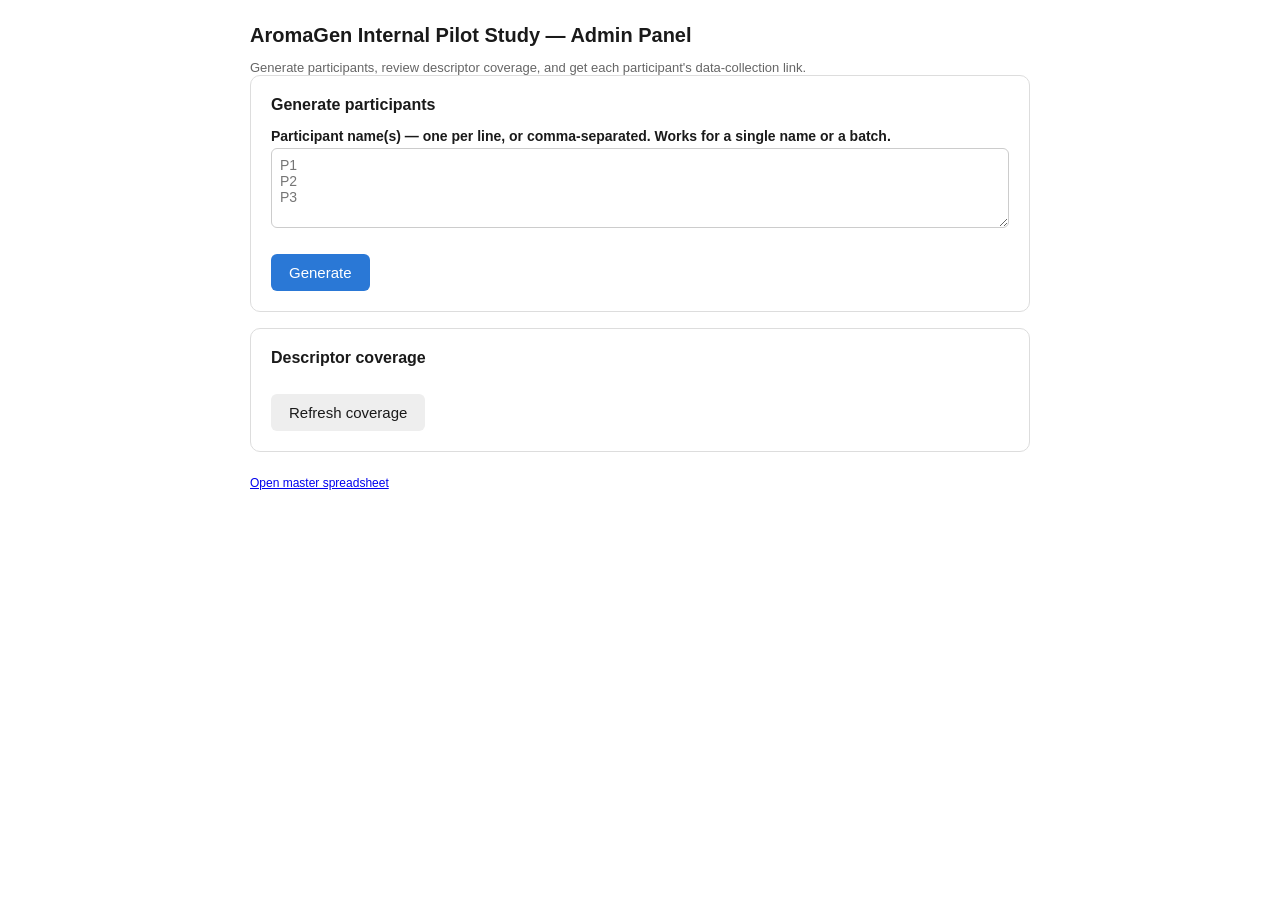
<file: user study/Internal Pilot Study/apps_script/AdminPanel.html>
<!DOCTYPE html>
<html>
<head>
  <base target="_top">
  <style>
    body { font-family: -apple-system, BlinkMacSystemFont, "Segoe UI", sans-serif; max-width: 780px; margin: 24px auto; padding: 0 16px; color: #1a1a1a; }
    h1 { font-size: 20px; }
    h2 { font-size: 16px; margin-top: 0; }
    .card { border: 1px solid #ddd; border-radius: 10px; padding: 20px; margin-bottom: 16px; }
    .muted { color: #666; font-size: 13px; }
    label { display: block; margin: 12px 0 4px; font-weight: 600; font-size: 14px; }
    textarea { width: 100%; padding: 8px; font-size: 14px; box-sizing: border-box; border: 1px solid #ccc; border-radius: 6px; min-height: 80px; font-family: inherit; }
    button { background: #2a78d6; color: #fff; border: none; padding: 10px 18px; border-radius: 6px; font-size: 15px; cursor: pointer; margin-top: 14px; }
    button.secondary { background: #eee; color: #1a1a1a; }
    .error { color: #b91c1c; font-size: 13px; margin-top: 8px; }
    table.results { width: 100%; border-collapse: collapse; font-size: 13px; margin-top: 14px; }
    table.results td, table.results th { border: 1px solid #eee; padding: 6px 8px; text-align: left; }
    table.results a { color: #2a78d6; word-break: break-all; }
    .chip { font-size: 11px; padding: 2px 6px; border-radius: 999px; }
    .chip.generated { background: #e3f6e5; color: #146c2e; }
    .chip.already_existed { background: #f0f0f0; color: #555; }
    table.tally { width: 100%; border-collapse: collapse; font-size: 12px; margin-top: 10px; }
    table.tally td, table.tally th { border: 1px solid #eee; padding: 3px 6px; text-align: left; }
    .footer-link { font-size: 12px; color: #888; margin-top: 24px; }
  </style>
</head>
<body>
  <h1>AromaGen Internal Pilot Study &mdash; Admin Panel</h1>
  <div class="muted">Generate participants, review descriptor coverage, and get each participant's data-collection link.</div>

  <div class="card">
    <h2>Generate participants</h2>
    <label>Participant name(s) &mdash; one per line, or comma-separated. Works for a single name or a batch.</label>
    <textarea id="namesInput" placeholder="P1&#10;P2&#10;P3"></textarea>
    <div id="genError" class="error"></div>
    <button id="genBtn" onclick="generate()">Generate</button>
  </div>

  <div id="resultsCard"></div>

  <div class="card">
    <h2>Descriptor coverage</h2>
    <button class="secondary" onclick="loadTally()">Refresh coverage</button>
    <div id="tallyBox"></div>
  </div>

  <div class="footer-link">
    <a href="#" id="showSheet">Open master spreadsheet</a>
  </div>

<script>
function generate() {
  var text = document.getElementById('namesInput').value;
  var err = document.getElementById('genError');
  err.textContent = '';
  document.getElementById('genBtn').disabled = true;
  google.script.run
    .withSuccessHandler(function (results) {
      document.getElementById('genBtn').disabled = false;
      renderResults(results);
    })
    .withFailureHandler(function (e) {
      document.getElementById('genBtn').disabled = false;
      err.textContent = 'Error: ' + (e && e.message ? e.message : e);
    })
    .generateParticipantsBatch(text);
}

function renderResults(results) {
  var rows = results.map(function (r) {
    var chip = '<span class="chip ' + r.status + '">' + (r.status === 'generated' ? 'newly generated' : 'already existed') + '</span>';
    var order = r.blockOrder ? r.blockOrder.join(' → ') : '(existing session)';
    return '<tr>' +
      '<td>' + escapeHtml(r.name) + '</td>' +
      '<td>' + chip + '</td>' +
      '<td>' + escapeHtml(order) + '</td>' +
      '<td><a href="' + r.link + '" target="_blank">' + r.link + '</a></td>' +
      '</tr>';
  }).join('');

  document.getElementById('resultsCard').innerHTML =
    '<div class="card">' +
    '<h2>Participant links</h2>' +
    '<table class="results"><tr><th>Name</th><th>Status</th><th>Block order</th><th>Data collection link</th></tr>' +
    rows +
    '</table>' +
    '<p class="muted">Open a participant\'s link when it\'s their turn to run -- it picks up wherever they left off if reopened.</p>' +
    '</div>';
}

function loadTally() {
  google.script.run.withSuccessHandler(function (data) {
    var html = '';
    for (var setId in data) {
      html += '<h3>' + escapeHtml(data[setId].label) + '</h3><table class="tally"><tr><th>Cluster</th><th>Descriptor</th><th>Count</th></tr>';
      data[setId].byCluster.forEach(function (c) {
        c.descriptors.forEach(function (d) {
          html += '<tr><td>' + escapeHtml(c.cluster) + '</td><td>' + escapeHtml(d.descriptor) + '</td><td>' + d.count + '</td></tr>';
        });
      });
      html += '</table>';
    }
    document.getElementById('tallyBox').innerHTML = html;
  }).getPilotTallyForClient();
}

function escapeHtml(s) {
  return String(s).replace(/[&<>"']/g, function (c) {
    return { '&': '&amp;', '<': '&lt;', '>': '&gt;', '"': '&quot;', "'": '&#39;' }[c];
  });
}

document.getElementById('showSheet').addEventListener('click', function (e) {
  e.preventDefault();
  google.script.run.withSuccessHandler(function (url) { window.open(url, '_blank'); }).getMasterSpreadsheetUrlForClient();
});
</script>
</body>
</html>
</file>
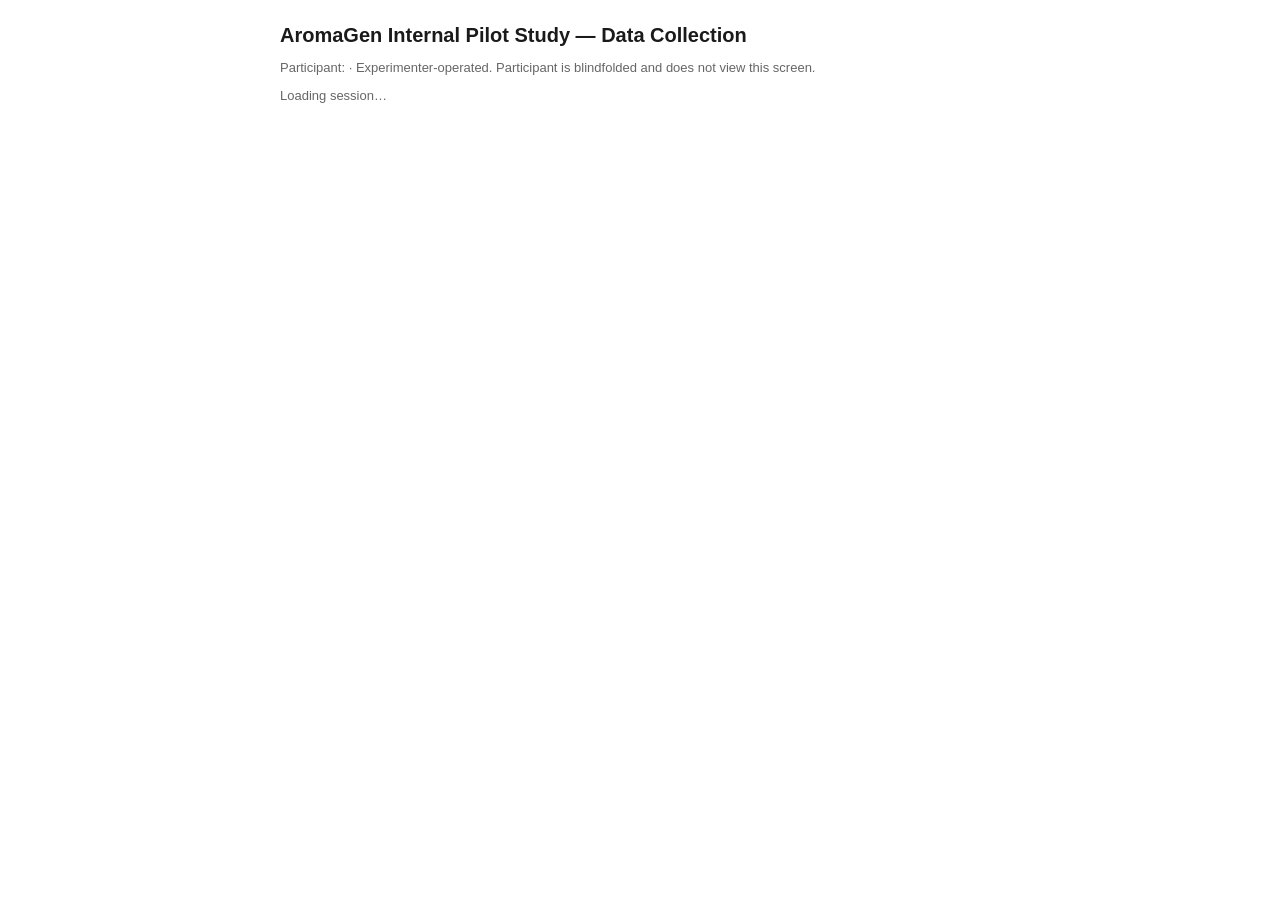
<file: user study/Internal Pilot Study/apps_script/DataCollection.html>
<!DOCTYPE html>
<html>
<head>
  <base target="_top">
  <style>
    body { font-family: -apple-system, BlinkMacSystemFont, "Segoe UI", sans-serif; max-width: 720px; margin: 24px auto; padding: 0 16px; color: #1a1a1a; }
    h1 { font-size: 20px; }
    h2 { font-size: 17px; margin-top: 0; }
    .card { border: 1px solid #ddd; border-radius: 10px; padding: 20px; margin-bottom: 16px; }
    .muted { color: #666; font-size: 13px; }
    label { display: block; margin: 12px 0 4px; font-weight: 600; font-size: 14px; }
    input[type=text], input[type=number] { width: 100%; padding: 8px; font-size: 15px; box-sizing: border-box; border: 1px solid #ccc; border-radius: 6px; }
    button { background: #2a78d6; color: #fff; border: none; padding: 10px 18px; border-radius: 6px; font-size: 15px; cursor: pointer; margin-top: 14px; }
    button:disabled { background: #aac4e8; cursor: not-allowed; }
    button.secondary { background: #eee; color: #1a1a1a; }
    .option-row { display: flex; align-items: baseline; gap: 8px; padding: 6px 0; border-bottom: 1px solid #eee; }
    .option-slot { font-weight: 700; width: 22px; }
    .option-kind { font-size: 12px; padding: 2px 6px; border-radius: 4px; background: #f0f0f0; }
    .option-kind.aromagen_target, .option-kind.aromagen_near { background: #e3edfb; color: #1c4f9c; }
    .option-kind.real_near, .option-kind.real_far { background: #f5eee0; color: #8a5a00; }
    .target-word { font-size: 26px; font-weight: 800; margin: 4px 0 2px; }
    .progress { font-size: 13px; color: #666; margin-bottom: 8px; }
    .odorant-list { columns: 2; font-size: 14px; }
    .target-list { font-size: 13px; columns: 2; }
    .countdown { font-size: 14px; color: #b45309; margin-top: 10px; }
    .error { color: #b91c1c; font-size: 13px; margin-top: 8px; }
  </style>
</head>
<body>
  <h1>AromaGen Internal Pilot Study &mdash; Data Collection</h1>
  <div class="muted">Participant: <strong><?= pid ?></strong> &middot; Experimenter-operated. Participant is blindfolded and does not view this screen.</div>

  <div id="app"><p class="muted">Loading session&hellip;</p></div>

<script>
var currentParticipant = <?!= JSON.stringify(pid) ?>;

function renderView(view) {
  if (!view.found) {
    document.getElementById('app').innerHTML = '<div class="card error">No session found for this participant. Return to the admin panel and generate them first.</div>';
    return;
  }
  if (view.screen === 'briefing') return renderBriefing(view);
  if (view.screen === 'cartridge_check') return renderCartridgeCheck(view);
  if (view.screen === 'trial') return renderTrial(view);
  if (view.screen === 'done') return renderDone(view);
}

function showError(err) {
  var box = document.getElementById('app');
  var div = document.createElement('div');
  div.className = 'error';
  div.textContent = 'Error: ' + (err && err.message ? err.message : err);
  box.prepend(div);
}

function renderBriefing(view) {
  document.getElementById('app').innerHTML =
    '<div class="card">' +
    '<h2>Briefing</h2>' +
    '<p>Read to the participant (adapt to your own words as needed):</p>' +
    '<p><em>"Thank you for taking part in this study. You\'ll be smelling a series of scents. ' +
    'For each one, I\'ll tell you a word describing a target smell, let you smell a reference example, ' +
    'and ask how familiar it is to you. Then I\'ll present four different scents one at a time, and I\'d ' +
    'like you to tell me which one best matches the target word and reference smell you were given. ' +
    'You\'ll also rate how confident you are in each choice. There will be a short break between each one. ' +
    'You\'ll be blindfolded for the smelling portion. There are no right or wrong answers we\'re testing ' +
    'you on personally -- we\'re evaluating the scents themselves. Let me know if you have any questions ' +
    'before we begin."</em></p>' +
    '<p class="muted">Once the participant is blindfolded and ready, click Next.</p>' +
    '<button onclick="submitAck(\'briefing\')">Next</button>' +
    '</div>';
}

function renderCartridgeCheck(view) {
  var restNote = view.isRestBreak
    ? '<p><strong>Give the participant a short rest break now.</strong> Then swap the device cartridge to the set below before continuing.</p>'
    : '<p>Confirm the physical device cartridge is loaded with the set below before starting.</p>';
  var odorantsHtml = '<div class="odorant-list"><ol>' +
    view.odorants.map(function (o) { return '<li>' + escapeHtml(o) + '</li>'; }).join('') +
    '</ol></div>';
  var targetsHtml = '<div class="target-list"><ol>' +
    view.targets.map(function (t) { return '<li>' + escapeHtml(t.target) + ' <span class="muted">(' + escapeHtml(t.cluster) + ')</span></li>'; }).join('') +
    '</ol></div>';

  document.getElementById('app').innerHTML =
    '<div class="card">' +
    '<h2>Block ' + view.blockNumber + ' of 2 &mdash; Cartridge check</h2>' +
    restNote +
    '<p><strong>Active odorant set: ' + escapeHtml(view.odorantSetLabel) + '</strong></p>' +
    odorantsHtml +
    '<p><strong>Upcoming ' + view.targets.length + ' target descriptors this block (sanity check):</strong></p>' +
    targetsHtml +
    '<button onclick="submitAck(\'cartridge_check\')">' + (view.isRestBreak ? 'Start again' : 'Start') + '</button>' +
    '</div>';
}

function submitAck(kind) {
  var fn = kind === 'briefing' ? 'submitBriefingAck' : 'submitCartridgeCheckAck';
  google.script.run.withSuccessHandler(renderView).withFailureHandler(showError)[fn](currentParticipant);
}

var KIND_LABEL = {
  aromagen_target: 'AromaGen device composition',
  aromagen_near: 'AromaGen device composition',
  real_near: 'Real physical object',
  real_far: 'Real physical object'
};

function renderTrial(view) {
  var optionsHtml = view.options.map(function (opt, i) {
    return '<div class="option-row">' +
      '<span class="option-slot">' + (i + 1) + '.</span>' +
      '<span class="option-kind ' + opt.kind + '">' + KIND_LABEL[opt.kind] + '</span>' +
      '<span>' + escapeHtml(opt.word) + '</span>' +
      '</div>';
  }).join('');

  document.getElementById('app').innerHTML =
    '<div class="card">' +
    '<div class="progress">Block ' + view.blockNumber + ' of 2 (' + escapeHtml(view.odorantSetLabel) + ') &middot; ' +
    'Trial ' + view.trialNumber + ' of ' + view.totalTrialsInBlock + '</div>' +
    '<div class="target-word">' + escapeHtml(view.target) + '</div>' +
    '<div class="muted">Cluster: ' + escapeHtml(view.cluster) + '</div>' +

    '<h2 style="margin-top:20px;">Step 1</h2>' +
    '<p>Present a <strong>real physical example</strong> of &ldquo;' + escapeHtml(view.target) + '&rdquo; directly to the participant to smell.</p>' +
    '<label>Familiarity with this smell (1 = not at all familiar, 7 = extremely familiar)</label>' +
    '<input type="number" id="familiarity" min="1" max="7" step="1">' +

    '<h2 style="margin-top:20px;">Step 2</h2>' +
    '<p>Present the following 4 smells to the participant, one at a time, in this order:</p>' +
    optionsHtml +
    '<p class="muted">Options tagged &ldquo;AromaGen device composition&rdquo; must be triggered by you on the actual AromaGen app/device (this control panel cannot do it for you) using the word shown, with the current block\'s odorant set loaded.</p>' +

    '<label>Which numbered smell did the participant pick? (1-4)</label>' +
    '<input type="number" id="selectedSlot" min="1" max="4" step="1">' +

    '<label>Participant\'s confidence in that choice (1 = not at all confident, 7 = extremely confident)</label>' +
    '<input type="number" id="confidence" min="1" max="7" step="1">' +

    '<div id="trialError" class="error"></div>' +
    '<button id="submitTrialBtn" onclick="submitTrial()">Submit &amp; start 10s break</button>' +
    '<div id="countdownBox" class="countdown"></div>' +
    '</div>';
}

function submitTrial() {
  var fam = Number(document.getElementById('familiarity').value);
  var sel = Number(document.getElementById('selectedSlot').value);
  var conf = Number(document.getElementById('confidence').value);
  var err = document.getElementById('trialError');
  err.textContent = '';
  if (!(fam >= 1 && fam <= 7)) { err.textContent = 'Familiarity must be 1-7.'; return; }
  if (!(sel >= 1 && sel <= 4)) { err.textContent = 'Selected smell must be 1-4.'; return; }
  if (!(conf >= 1 && conf <= 7)) { err.textContent = 'Confidence must be 1-7.'; return; }

  document.getElementById('submitTrialBtn').disabled = true;
  google.script.run.withSuccessHandler(function (nextView) {
    startCountdown(10, function () { renderView(nextView); });
  }).withFailureHandler(function (e) {
    document.getElementById('submitTrialBtn').disabled = false;
    showError(e);
  }).submitTrial(currentParticipant, fam, sel, conf);
}

function startCountdown(seconds, onDone) {
  var box = document.getElementById('countdownBox');
  var remaining = seconds;
  box.textContent = 'Break: ' + remaining + 's before the next trial...';
  var interval = setInterval(function () {
    remaining -= 1;
    if (remaining <= 0) {
      clearInterval(interval);
      onDone();
    } else {
      box.textContent = 'Break: ' + remaining + 's before the next trial...';
    }
  }, 1000);
}

function renderDone(view) {
  document.getElementById('app').innerHTML =
    '<div class="card">' +
    '<h2>Session complete</h2>' +
    '<p>Both blocks finished for <strong>' + escapeHtml(view.participantName) + '</strong>. Thank the participant and remove the blindfold.</p>' +
    '<p class="muted">Close this tab and return to the admin panel to open the next participant\'s link.</p>' +
    '</div>';
}

function escapeHtml(s) {
  return String(s).replace(/[&<>"']/g, function (c) {
    return { '&': '&amp;', '<': '&lt;', '>': '&gt;', '"': '&quot;', "'": '&#39;' }[c];
  });
}

google.script.run.withSuccessHandler(renderView).withFailureHandler(showError).startPilotSession(currentParticipant);
</script>
</body>
</html>
</file>
<file: aromagen/ui/demo/styles.css>
/* Trust Center – dark, minimal, glitch/chromatic accent */

*,
*::before,
*::after {
  box-sizing: border-box;
}

body {
  margin: 0;
  min-height: 100vh;
  background: #0a0a0a;
  color: #fff;
  font-family: "Inter", system-ui, sans-serif;
  -webkit-font-smoothing: antialiased;
}

.page {
  min-height: 100vh;
  padding: 2.5rem 4rem 4rem;
  display: flex;
  flex-direction: column;
}

/* Top label */
.trust-label {
  font-family: "IBM Plex Mono", monospace;
  font-size: 0.75rem;
  font-weight: 500;
  letter-spacing: 0.2em;
  text-transform: uppercase;
  margin-bottom: 4rem;
}

/* Two-column layout */
.content {
  flex: 1;
  display: flex;
  align-items: center;
  gap: 4rem;
  max-width: 1200px;
  margin: 0 auto;
  width: 100%;
}

.left {
  flex: 0 1 48%;
  min-width: 0;
}

/* Headline – subtle chromatic aberration on edges */
.headline {
  font-size: clamp(2.25rem, 4.5vw, 3.5rem);
  font-weight: 800;
  line-height: 1.1;
  letter-spacing: -0.02em;
  margin: 0 0 1.5rem;
  color: #fff;
  text-shadow:
    1px 1px 0 rgba(255, 80, 80, 0.25),
    -1px -1px 0 rgba(80, 80, 255, 0.25),
    0 0 0 #fff;
}

/* L-shaped separator: horizontal + vertical */
.l-separator {
  width: 4rem;
  height: 3rem;
  margin-bottom: 1.5rem;
  position: relative;
}

.l-separator::before,
.l-separator::after {
  content: "";
  position: absolute;
  background: #fff;
}

.l-separator::before {
  left: 0;
  top: 0;
  width: 100%;
  height: 2px;
}

.l-separator::after {
  left: 0;
  top: 0;
  width: 2px;
  height: 100%;
}

/* Body copy – subtle chromatic fringe */
.body {
  font-size: 1rem;
  line-height: 1.6;
  margin: 0 0 2rem;
  color: rgba(255, 255, 255, 0.95);
  max-width: 32ch;
  text-shadow:
    0.5px 0.5px 0 rgba(255, 80, 80, 0.2),
    -0.5px -0.5px 0 rgba(80, 80, 255, 0.2),
    0 0 0 rgba(255, 255, 255, 0.98);
}

/* CTA button – border with strong chromatic aberration */
.cta-button {
  display: inline-block;
  padding: 0.85rem 1.5rem;
  font-family: "Inter", system-ui, sans-serif;
  font-size: 0.8rem;
  font-weight: 600;
  letter-spacing: 0.08em;
  text-transform: uppercase;
  color: #fff;
  text-decoration: none;
  background: transparent;
  border: 1px solid rgba(255, 255, 255, 0.9);
  position: relative;
  transition: opacity 0.2s;
}

.cta-button:hover {
  opacity: 0.95;
}

/* Chromatic aberration on button border – red one side, blue other */
.cta-button::before {
  content: "";
  position: absolute;
  inset: -1px;
  border: 1px solid transparent;
  pointer-events: none;
  background: linear-gradient(90deg,
    rgba(255, 60, 60, 0.6) 0%,
    transparent 30%,
    transparent 70%,
    rgba(80, 80, 255, 0.6) 100%);
  -webkit-mask: linear-gradient(#fff 0 0) padding-box, linear-gradient(#fff 0 0);
  mask: linear-gradient(#fff 0 0) padding-box, linear-gradient(#fff 0 0);
  -webkit-mask-composite: xor;
  mask-composite: exclude;
  opacity: 0.8;
}

.cta-button::after {
  content: "";
  position: absolute;
  inset: -2px;
  border: 1px solid transparent;
  pointer-events: none;
  box-shadow:
    -1px -1px 0 rgba(255, 80, 80, 0.5),
    1px 1px 0 rgba(80, 80, 255, 0.5);
  -webkit-mask: linear-gradient(#fff 0 0) padding-box, linear-gradient(#fff 0 0);
  mask: linear-gradient(#fff 0 0) padding-box, linear-gradient(#fff 0 0);
  -webkit-mask-composite: xor;
  mask-composite: exclude;
  opacity: var(--chroma, 0.9);
}

/* Right: graphic container */
.right {
  flex: 0 1 52%;
  display: flex;
  align-items: center;
  justify-content: center;
  min-height: 380px;
}

.graphic {
  width: 100%;
  max-width: 420px;
  aspect-ratio: 1;
}

.graphic-svg {
  width: 100%;
  height: 100%;
  color: #fff;
}

/* Rings – wireframe, fade with distance */
.rings ellipse {
  fill: none;
  stroke: currentColor;
  stroke-width: 1;
  opacity: calc(0.95 - var(--r, 0) * 0.18);
  transform-origin: 200px 200px;
}

/* Central orb – fill; glow + chroma via SVG filter in HTML */
.orb {
  fill: #fff8f0;
}

/* Arrow */
.arrow-line {
  stroke: currentColor;
  stroke-width: 1.5;
  opacity: 0.85;
}

.arrow-head {
  stroke: currentColor;
  fill: none;
  opacity: 0.85;
}

/* Particles – subtle x marks */
.particles .particle {
  animation: particle-fade 4s ease-in-out infinite;
  animation-delay: calc(var(--i, 0) * 0.4s);
}

@keyframes particle-fade {
  0%, 100% { opacity: 0.4; }
  50% { opacity: 0.8; }
}

/* Subtle ring pulse */
@media (prefers-reduced-motion: no-preference) {
  .rings ellipse {
    animation: ring-pulse 6s ease-in-out infinite;
    animation-delay: calc(var(--r, 0) * 0.15s);
  }
}

@keyframes ring-pulse {
  0%, 100% { opacity: calc(0.95 - var(--r, 0) * 0.18); }
  50% { opacity: calc(0.75 - var(--r, 0) * 0.12); }
}

/* Buffer between landing and frequency section */
.frequency-buffer {
  min-height: 8rem;
  background: #0a0a0a;
}

/* ========== Frequency section (match landing page background) ========== */
.frequency-section {
  position: relative;
  min-height: 100vh;
  background: #0a0a0a;
  color: rgba(255, 255, 255, 0.95);
  display: grid;
  grid-template-rows: auto minmax(280px, 1fr) auto;
  align-items: center;
  justify-items: center;
  padding: 1.25rem 1rem 2rem;
  gap: 1rem;
  overflow-x: hidden;
}

/* Curved lines – full height, inward curve, oscillate faster, own pace, lighter out / brighter in */
.frequency-curves {
  position: absolute;
  inset: 0;
  pointer-events: none;
  z-index: 0;
}

.curves-svg {
  position: absolute;
  top: 0;
  bottom: 0;
  width: 5%;
  min-width: 60px;
  max-width: 120px;
  height: 100%;
  color: rgba(255, 255, 255, 0.35);
}

.curves-left {
  left: 0;
}

.curves-right {
  left: auto;
  right: 0;
}

.curve {
  stroke-width: 1.5;
  stroke-linecap: round;
}

/* Left: 3–4 lines curving toward center from 0%–5%; oscillate slightly slower */
.curves-left .curve-1 {
  animation: curve-left-oscillate 5.2s ease-in-out infinite;
  animation-delay: 0s;
}
.curves-left .curve-2 {
  animation: curve-left-oscillate 5.8s ease-in-out infinite;
  animation-delay: 0.5s;
}
.curves-left .curve-3 {
  animation: curve-left-oscillate 4.8s ease-in-out infinite;
  animation-delay: 1s;
}
.curves-left .curve-4 {
  animation: curve-left-oscillate 5.5s ease-in-out infinite;
  animation-delay: 1.4s;
}

@keyframes curve-left-oscillate {
  0%, 100% { transform: translateX(0); opacity: 0.2; }
  50% { transform: translateX(5vw); opacity: 0.65; }
}

/* Right: 3–4 lines from 95%–100%; oscillate slightly slower */
.curves-right .curve-1 {
  animation: curve-right-oscillate 5.4s ease-in-out infinite;
  animation-delay: 0.2s;
}
.curves-right .curve-2 {
  animation: curve-right-oscillate 4.6s ease-in-out infinite;
  animation-delay: 0.6s;
}
.curves-right .curve-3 {
  animation: curve-right-oscillate 5.6s ease-in-out infinite;
  animation-delay: 1.1s;
}
.curves-right .curve-4 {
  animation: curve-right-oscillate 5s ease-in-out infinite;
  animation-delay: 1.5s;
}

@keyframes curve-right-oscillate {
  0%, 100% { transform: translateX(0); opacity: 0.2; }
  50% { transform: translateX(-5vw); opacity: 0.65; }
}

/* Diagram container: ring, button, nodes, connectors */
.frequency-diagram {
  position: relative;
  width: min(400px, 85vw, 52vh);
  height: min(400px, 85vw, 52vh);
  z-index: 1;
  align-self: center;
  justify-self: center;
}

/* Large white circle + dots (SVG) */
.frequency-circle-svg {
  position: absolute;
  inset: 0;
  width: 100%;
  height: 100%;
  color: rgba(255, 255, 255, 0.4);
}

.frequency-big-circle {
  fill: none;
  stroke: currentColor;
  stroke-width: 1;
}

.frequency-dot {
  fill: currentColor;
}

/* Center: white ring + record button (mic image) */
.frequency-center {
  position: absolute;
  left: 50%;
  top: 50%;
  transform: translate(-50%, -50%);
  width: 140px;
  height: 140px;
  display: flex;
  align-items: center;
  justify-content: center;
}

.frequency-ring {
  position: absolute;
  inset: 0;
  border: 2px solid rgba(255, 255, 255, 0.9);
  border-radius: 50%;
}

.frequency-record-btn {
  position: relative;
  z-index: 1;
  width: 72px;
  height: 72px;
  border-radius: 50%;
  border: none;
  background: transparent;
  color: #fff;
  cursor: pointer;
  display: flex;
  flex-direction: column;
  align-items: center;
  justify-content: center;
  padding: 0;
  transition: transform 0.15s, filter 0.2s;
}

.frequency-record-btn .record-icon {
  width: 40px;
  height: 40px;
  object-fit: contain;
  pointer-events: none;
  position: absolute;
}

.frequency-record-btn .record-mic-icon {
  filter: brightness(0) invert(1);
}

.frequency-record-btn .record-stop-icon {
  filter: brightness(0) invert(1);
  display: none !important;
}

.frequency-record-btn.recording .record-mic-icon {
  display: none !important;
}

.frequency-record-btn.recording .record-stop-icon {
  display: block !important;
}

.frequency-record-btn:hover .record-mic-icon,
.frequency-record-btn:hover .record-stop-icon {
  filter: brightness(0) invert(1) opacity(0.9);
}

.frequency-record-btn:hover {
  transform: scale(1.05);
}

.frequency-record-btn:active {
  transform: scale(0.98);
}

.frequency-record-btn .record-label {
  display: none;
}

.frequency-record-btn.recording .record-label {
  display: none;
}

.frequency-record-btn.recording .record-dot {
  display: none;
}

@keyframes record-blink {
  0%, 100% { opacity: 1; }
  50% { opacity: 0.5; }
}

.record-dot {
  display: none;
}

/* 8 nodes: dots in SVG at 12, 1:30, 3, 4:30, 6, 7:30, 9, 10:30; label beside dot in that direction */
.frequency-nodes {
  position: absolute;
  inset: 0;
  pointer-events: none;
}

.frequency-node {
  position: absolute;
  display: flex;
  align-items: center;
  justify-content: center;
  pointer-events: auto;
  transform: translate(-50%, -50%);
  opacity: 0;
  transition: opacity 0.4s ease;
}

.frequency-node.frequency-node-visible {
  opacity: 1;
}

.node-label {
  font-family: Georgia, "Times New Roman", serif;
  font-size: clamp(0.62rem, 1.4vw, 0.78rem);
  color: rgba(255, 255, 255, 0.88);
  white-space: nowrap;
  position: relative;
}

/* 12 o'clock: text centered above dot */
.frequency-node-12 { left: 50%;  top: 17.5%; }
.frequency-node-12 .node-label { transform: translate(-50%, calc(-100% - 0.5rem)); }
/* 1:30: text up and right ~45° */
.frequency-node-130 { left: 73%;  top: 27%; }
.frequency-node-130 .node-label { transform: translate(0.35rem, calc(-100% - 0.35rem)); }
/* 3 o'clock: text to the right of dot */
.frequency-node-3 { left: 82.5%;  top: 50%; }
.frequency-node-3 .node-label { transform: translate(calc(100% + 0.5rem), -50%); }
/* 4:30: text down and right ~45° */
.frequency-node-430 { left: 73%;  top: 73%; }
.frequency-node-430 .node-label { transform: translate(0.35rem, 0.35rem); }
/* 6 o'clock: text centered below dot */
.frequency-node-6 { left: 50%;  top: 82.5%; }
.frequency-node-6 .node-label { transform: translate(-50%, calc(100% + 0.5rem)); }
/* 7:30: text down and left ~45° */
.frequency-node-730 { left: 27%;  top: 73%; }
.frequency-node-730 .node-label { transform: translate(calc(-100% - 0.35rem), 0.35rem); }
/* 9 o'clock: text to the left of dot */
.frequency-node-9 { left: 17.5%;  top: 50%; }
.frequency-node-9 .node-label { transform: translate(calc(-100% - 0.5rem), -50%); }
/* 10:30: text up and left ~45° */
.frequency-node-1030 { left: 27%;  top: 27%; }
.frequency-node-1030 .node-label { transform: translate(calc(-100% - 0.35rem), calc(-100% - 0.35rem)); }

/* Transcription + input dock below diagram */
.frequency-controls {
  width: min(92%, 520px);
  z-index: 5;
  position: relative;
  display: flex;
  flex-direction: column;
  gap: 0.55rem;
  align-self: end;
  pointer-events: auto;
}

.generated-scene-wrap {
  width: 100%;
  margin: 0 0 1rem;
  display: flex;
  justify-content: center;
  align-items: center;
}

.generated-scene-img {
  display: block;
  width: auto;
  max-width: min(420px, 100%);
  max-height: 280px;
  object-fit: cover;
  border: 1px solid rgba(255, 255, 255, 0.15);
  border-radius: 4px;
}

.video-clip-panel {
  width: 100%;
  display: flex;
  flex-direction: column;
  align-items: center;
  gap: 0.5rem;
  margin-bottom: 0.75rem;
}

.video-clip-player {
  width: 100%;
  max-width: min(420px, 100%);
  max-height: 280px;
  border-radius: 4px;
  border: 1px solid rgba(255, 255, 255, 0.15);
  background: #000;
}

.video-clip-nav {
  justify-content: center;
  align-items: center;
  width: 100%;
}

.video-clip-counter {
  font-family: "IBM Plex Mono", monospace;
  font-size: 0.72rem;
  letter-spacing: 0.04em;
  color: rgba(255, 255, 255, 0.65);
  min-width: 6rem;
  text-align: center;
}

.frequency-transcription-text {
  font-family: Georgia, "Times New Roman", serif;
  font-size: clamp(0.82rem, 1.8vw, 0.95rem);
  line-height: 1.45;
  color: rgba(255, 255, 255, 0.88);
  margin: 0;
  text-align: center;
  white-space: pre-wrap;
  max-width: 42rem;
}

.frequency-transcription-text:empty {
  display: none;
}

.frequency-transcription-status {
  font-size: 0.72rem;
  color: rgba(255, 255, 255, 0.45);
  margin: 0;
  text-align: center;
}

.frequency-transcription-status:empty {
  display: none;
}

.frequency-controls-row {
  display: flex;
  gap: 0.45rem;
  align-items: stretch;
  width: 100%;
}

.frequency-controls-row-secondary {
  justify-content: center;
  position: relative;
}

.frequency-image-upload-label {
  position: relative;
  cursor: pointer;
  display: inline-flex;
  align-items: center;
  justify-content: center;
  overflow: hidden;
}

.frequency-image-input {
  position: absolute;
  inset: 0;
  opacity: 0;
  cursor: pointer;
  width: 100%;
  height: 100%;
  font-size: 0;
}

.frequency-direct-text-input {
  flex: 1 1 auto;
  min-width: 0;
  padding: 0.5rem 0.65rem;
  border-radius: 6px;
  border: 1px solid rgba(255, 255, 255, 0.2);
  background: rgba(255, 255, 255, 0.05);
  color: #fff;
  font-family: "Inter", system-ui, sans-serif;
  font-size: 0.84rem;
}

.frequency-direct-text-input::placeholder {
  color: rgba(255, 255, 255, 0.38);
}

.frequency-control-btn {
  flex: 0 0 auto;
  padding: 0.5rem 0.75rem;
  border-radius: 6px;
  border: 1px solid rgba(255, 255, 255, 0.25);
  background: rgba(255, 255, 255, 0.06);
  color: rgba(255, 255, 255, 0.9);
  font-family: "IBM Plex Mono", monospace;
  font-size: 0.72rem;
  letter-spacing: 0.04em;
  text-transform: uppercase;
  cursor: pointer;
  white-space: nowrap;
}

.frequency-control-btn:hover {
  background: rgba(255, 255, 255, 0.12);
}

.frequency-control-btn-primary {
  border-color: rgba(255, 255, 255, 0.45);
  background: rgba(255, 255, 255, 0.1);
}

.frequency-control-btn.is-active {
  border-color: #7fd0ff;
  background: rgba(127, 208, 255, 0.22);
  color: #fff;
}

.frequency-textual-feedback-box {
  width: 100%;
  margin-top: 0.45rem;
  padding: 0.65rem 0.75rem;
  border: 1px solid #7fd0ff;
  border-radius: 8px;
  background: rgba(127, 208, 255, 0.08);
}

.frequency-textual-feedback-label {
  margin: 0 0 0.4rem;
  font-family: "IBM Plex Mono", monospace;
  font-size: 0.68rem;
  letter-spacing: 0.04em;
  text-transform: uppercase;
  color: #7fd0ff;
}

/* Progress bar above frequency diagram */
.frequency-progress {
  position: relative;
  top: auto;
  left: auto;
  transform: none;
  width: min(260px, 70vw);
  z-index: 3;
  text-align: center;
  opacity: 0;
  pointer-events: none;
  transition: opacity 0.3s ease;
  justify-self: center;
  align-self: start;
}

.frequency-progress-visible {
  opacity: 1;
}

.frequency-progress-label {
  margin: 0 0 0.4rem;
  font-family: "IBM Plex Mono", monospace;
  font-size: 0.7rem;
  letter-spacing: 0.15em;
  text-transform: uppercase;
  color: rgba(255, 255, 255, 0.6);
}

.frequency-progress-bar {
  width: 100%;
  height: 8px;
  border-radius: 999px;
  background: rgba(255, 255, 255, 0.12);
  overflow: hidden;
}

.frequency-progress-fill {
  width: 0%;
  height: 100%;
  border-radius: inherit;
  background: linear-gradient(90deg, #ffd15c, #ffb347);
  transition: width 0.4s ease;
}

/* Join the List – bottom left */
.frequency-join-btn {
  position: absolute;
  bottom: 2rem;
  left: 2rem;
  z-index: 2;
  padding: 0.6rem 1.2rem;
  background: #000;
  color: #fff;
  font-family: "Inter", system-ui, sans-serif;
  font-size: 0.8rem;
  font-weight: 500;
  text-decoration: none;
  border-radius: 6px;
  border: 1px solid rgba(255, 255, 255, 0.25);
  transition: background 0.2s, border-color 0.2s;
}

.frequency-join-btn:hover {
  background: #1a1a1a;
  border-color: rgba(255, 255, 255, 0.4);
}

@media (max-width: 540px) {
  .frequency-section {
    padding-bottom: 1.5rem;
    gap: 0.75rem;
  }

  .frequency-controls-row {
    flex-wrap: wrap;
  }

  .frequency-direct-text-input {
    flex: 1 1 100%;
  }

  .frequency-control-btn {
    flex: 1 1 calc(50% - 0.25rem);
  }

  .history-panel {
    width: 100%;
    max-width: none;
  }
}

/* ---- Generation history side panel ---- */

.history-backdrop {
  position: fixed;
  inset: 0;
  background: rgba(0, 0, 0, 0.55);
  opacity: 0;
  pointer-events: none;
  transition: opacity 0.25s ease;
  z-index: 40;
}

.history-backdrop.open {
  opacity: 1;
  pointer-events: auto;
}

.history-panel {
  position: fixed;
  top: 0;
  right: 0;
  bottom: 0;
  width: min(380px, 100vw);
  background: #0f0f0f;
  border-left: 1px solid rgba(255, 255, 255, 0.15);
  box-shadow: -12px 0 30px rgba(0, 0, 0, 0.5);
  transform: translateX(100%);
  transition: transform 0.28s ease;
  z-index: 50;
  display: flex;
  flex-direction: column;
  padding: 1.5rem;
  overflow-y: auto;
}

.history-panel.open {
  transform: translateX(0);
}

.history-panel-header {
  display: flex;
  align-items: center;
  justify-content: space-between;
  margin-bottom: 0.5rem;
}

.history-panel-header h2 {
  font-family: "IBM Plex Mono", monospace;
  font-size: 0.95rem;
  letter-spacing: 0.03em;
  text-transform: uppercase;
  margin: 0;
  color: rgba(255, 255, 255, 0.92);
}

.history-close-btn {
  background: transparent;
  border: none;
  color: rgba(255, 255, 255, 0.7);
  font-size: 1.5rem;
  line-height: 1;
  cursor: pointer;
  padding: 0.15rem 0.4rem;
}

.history-close-btn:hover {
  color: #fff;
}

.history-panel-hint {
  font-size: 0.78rem;
  color: rgba(255, 255, 255, 0.5);
  line-height: 1.4;
  margin: 0 0 1rem;
}

.history-list {
  display: flex;
  flex-direction: column;
  gap: 0.6rem;
  overflow-y: auto;
}

.history-empty {
  font-size: 0.82rem;
  color: rgba(255, 255, 255, 0.4);
  text-align: center;
  padding: 2rem 0.5rem;
}

.history-entry {
  border: 1px solid rgba(255, 255, 255, 0.16);
  border-radius: 8px;
  padding: 0.7rem 0.8rem;
  background: rgba(255, 255, 255, 0.04);
  cursor: pointer;
  text-align: left;
  transition: background 0.15s, border-color 0.15s;
}

.history-entry:hover {
  background: rgba(127, 208, 255, 0.1);
  border-color: rgba(127, 208, 255, 0.4);
}

.history-entry-prompt {
  font-family: Georgia, "Times New Roman", serif;
  font-size: 0.85rem;
  color: rgba(255, 255, 255, 0.92);
  line-height: 1.35;
  margin: 0 0 0.35rem;
  display: -webkit-box;
  -webkit-line-clamp: 3;
  -webkit-box-orient: vertical;
  overflow: hidden;
}

.history-entry-recipe {
  font-size: 0.72rem;
  color: rgba(255, 255, 255, 0.55);
  margin: 0 0 0.3rem;
  line-height: 1.4;
}

.history-entry-meta {
  font-family: "IBM Plex Mono", monospace;
  font-size: 0.62rem;
  letter-spacing: 0.03em;
  text-transform: uppercase;
  color: rgba(255, 255, 255, 0.35);
  margin: 0;
}

.history-clear-btn {
  margin-top: 1rem;
  align-self: center;
  background: transparent;
  border: 1px solid rgba(255, 255, 255, 0.2);
  color: rgba(255, 255, 255, 0.55);
  font-family: "IBM Plex Mono", monospace;
  font-size: 0.65rem;
  letter-spacing: 0.04em;
  text-transform: uppercase;
  padding: 0.4rem 0.8rem;
  border-radius: 6px;
  cursor: pointer;
}

.history-clear-btn:hover {
  color: #fff;
  border-color: rgba(255, 255, 255, 0.4);
}
</file>
<file: aromagen/ui/simplex/styles.css>
:root {
  --bg: #0f1115;
  --panel: #171a21;
  --text: #eef0f4;
  --muted: #9aa3b2;
  --accent: #7dd3fc;
  --accent-strong: #38bdf8;
  --border: rgba(255, 255, 255, 0.08);
  --mono: "IBM Plex Mono", ui-monospace, monospace;
  --sans: "Inter", system-ui, sans-serif;
}

* {
  box-sizing: border-box;
}

body {
  margin: 0;
  min-height: 100vh;
  background: radial-gradient(circle at 20% 0%, #1a2332 0%, var(--bg) 45%);
  color: var(--text);
  font-family: var(--sans);
  line-height: 1.5;
}

.layout {
  max-width: 960px;
  margin: 0 auto;
  padding: 2rem 1.25rem 3rem;
}

header h1 {
  margin: 0.25rem 0 0.5rem;
  font-size: clamp(1.75rem, 4vw, 2.25rem);
  font-weight: 600;
}

.eyebrow {
  margin: 0;
  font-family: var(--mono);
  font-size: 0.75rem;
  letter-spacing: 0.08em;
  text-transform: uppercase;
  color: var(--muted);
}

.lede {
  max-width: 52rem;
  color: var(--muted);
  margin: 0;
}

.panel {
  margin-top: 1.5rem;
  padding: 1.25rem;
  background: var(--panel);
  border: 1px solid var(--border);
  border-radius: 12px;
}

label {
  display: block;
  font-size: 0.85rem;
  color: var(--muted);
  margin-bottom: 0.35rem;
}

input[type="text"] {
  flex: 1;
  min-width: 12rem;
  padding: 0.65rem 0.75rem;
  border-radius: 8px;
  border: 1px solid var(--border);
  background: #0c0e13;
  color: var(--text);
  font-size: 1rem;
}

.row {
  display: flex;
  flex-wrap: wrap;
  gap: 0.5rem;
  align-items: center;
}

button {
  font: inherit;
  border-radius: 8px;
  border: 1px solid var(--border);
  padding: 0.55rem 0.85rem;
  cursor: pointer;
  background: #222733;
  color: var(--text);
}

button.primary {
  background: linear-gradient(135deg, #0369a1, #0284c7);
  border-color: transparent;
}

button.secondary {
  background: transparent;
}

button:disabled {
  opacity: 0.45;
  cursor: not-allowed;
}

.status {
  min-height: 1.25rem;
  margin: 0.5rem 0 0;
  font-size: 0.9rem;
  color: var(--muted);
}

.status.error {
  color: #fca5a5;
}

.corner-options {
  margin-top: 1rem;
  padding: 0.75rem 1rem;
  border: 1px solid var(--border);
  border-radius: 8px;
}

.corner-options legend {
  font-size: 0.85rem;
  color: var(--muted);
  padding: 0 0.25rem;
}

.corner-options .radio,
.corner-options .corner-neutral {
  display: block;
  margin: 0.35rem 0;
  font-size: 0.9rem;
  color: var(--text);
}

.corner-options .hint {
  margin-bottom: 0.5rem;
}

.anchors-grid {
  display: grid;
  grid-template-columns: repeat(auto-fit, minmax(240px, 1fr));
  gap: 0.75rem;
  margin-top: 1rem;
}

.anchor-card {
  background: var(--panel);
  border: 1px solid var(--border);
  border-radius: 12px;
  padding: 1rem;
}

.anchor-card h3 {
  margin: 0 0 0.35rem;
  font-size: 1rem;
}

.anchor-card .recipe {
  font-family: var(--mono);
  font-size: 0.78rem;
  color: var(--muted);
  white-space: pre-wrap;
  margin: 0 0 0.75rem;
  min-height: 3.5rem;
}

.anchor-card .play-anchor {
  width: 100%;
}

.triangle-header h2,
.result-panel h2 {
  margin: 0 0 0.35rem;
  font-size: 1.1rem;
}

.hint {
  margin: 0;
  color: var(--muted);
  font-size: 0.85rem;
}

.triangle-wrap {
  display: grid;
  grid-template-columns: 1fr minmax(10rem, 14rem);
  gap: 1rem;
  align-items: center;
  margin-top: 0.75rem;
}

#simplexSvg {
  width: 100%;
  max-width: 420px;
  touch-action: none;
  cursor: crosshair;
}

.simplex-fill {
  fill: rgba(56, 189, 248, 0.08);
  stroke: rgba(125, 211, 252, 0.55);
  stroke-width: 0.012;
}

.grid-line {
  stroke: rgba(255, 255, 255, 0.08);
  stroke-width: 0.006;
}

.blend-dot {
  fill: var(--accent-strong);
  stroke: #fff;
  stroke-width: 0.01;
  filter: drop-shadow(0 0 6px rgba(56, 189, 248, 0.8));
}

.corner-label {
  fill: var(--muted);
  font-family: var(--mono);
  font-size: 0.07px;
}

.weights-readout p {
  margin: 0.35rem 0;
  font-size: 0.95rem;
}

.mono {
  font-family: var(--mono);
  color: var(--accent);
}

.actions {
  margin-top: 1rem;
}

.checkbox {
  display: flex;
  align-items: center;
  gap: 0.4rem;
  font-size: 0.85rem;
  color: var(--muted);
  margin-right: auto;
}

.recipe {
  font-family: var(--mono);
  font-size: 0.82rem;
  background: #0c0e13;
  border-radius: 8px;
  padding: 0.75rem;
  margin: 0.5rem 0 0;
  white-space: pre-wrap;
  min-height: 4rem;
}

@media (max-width: 720px) {
  .triangle-wrap {
    grid-template-columns: 1fr;
  }
}
</file>
